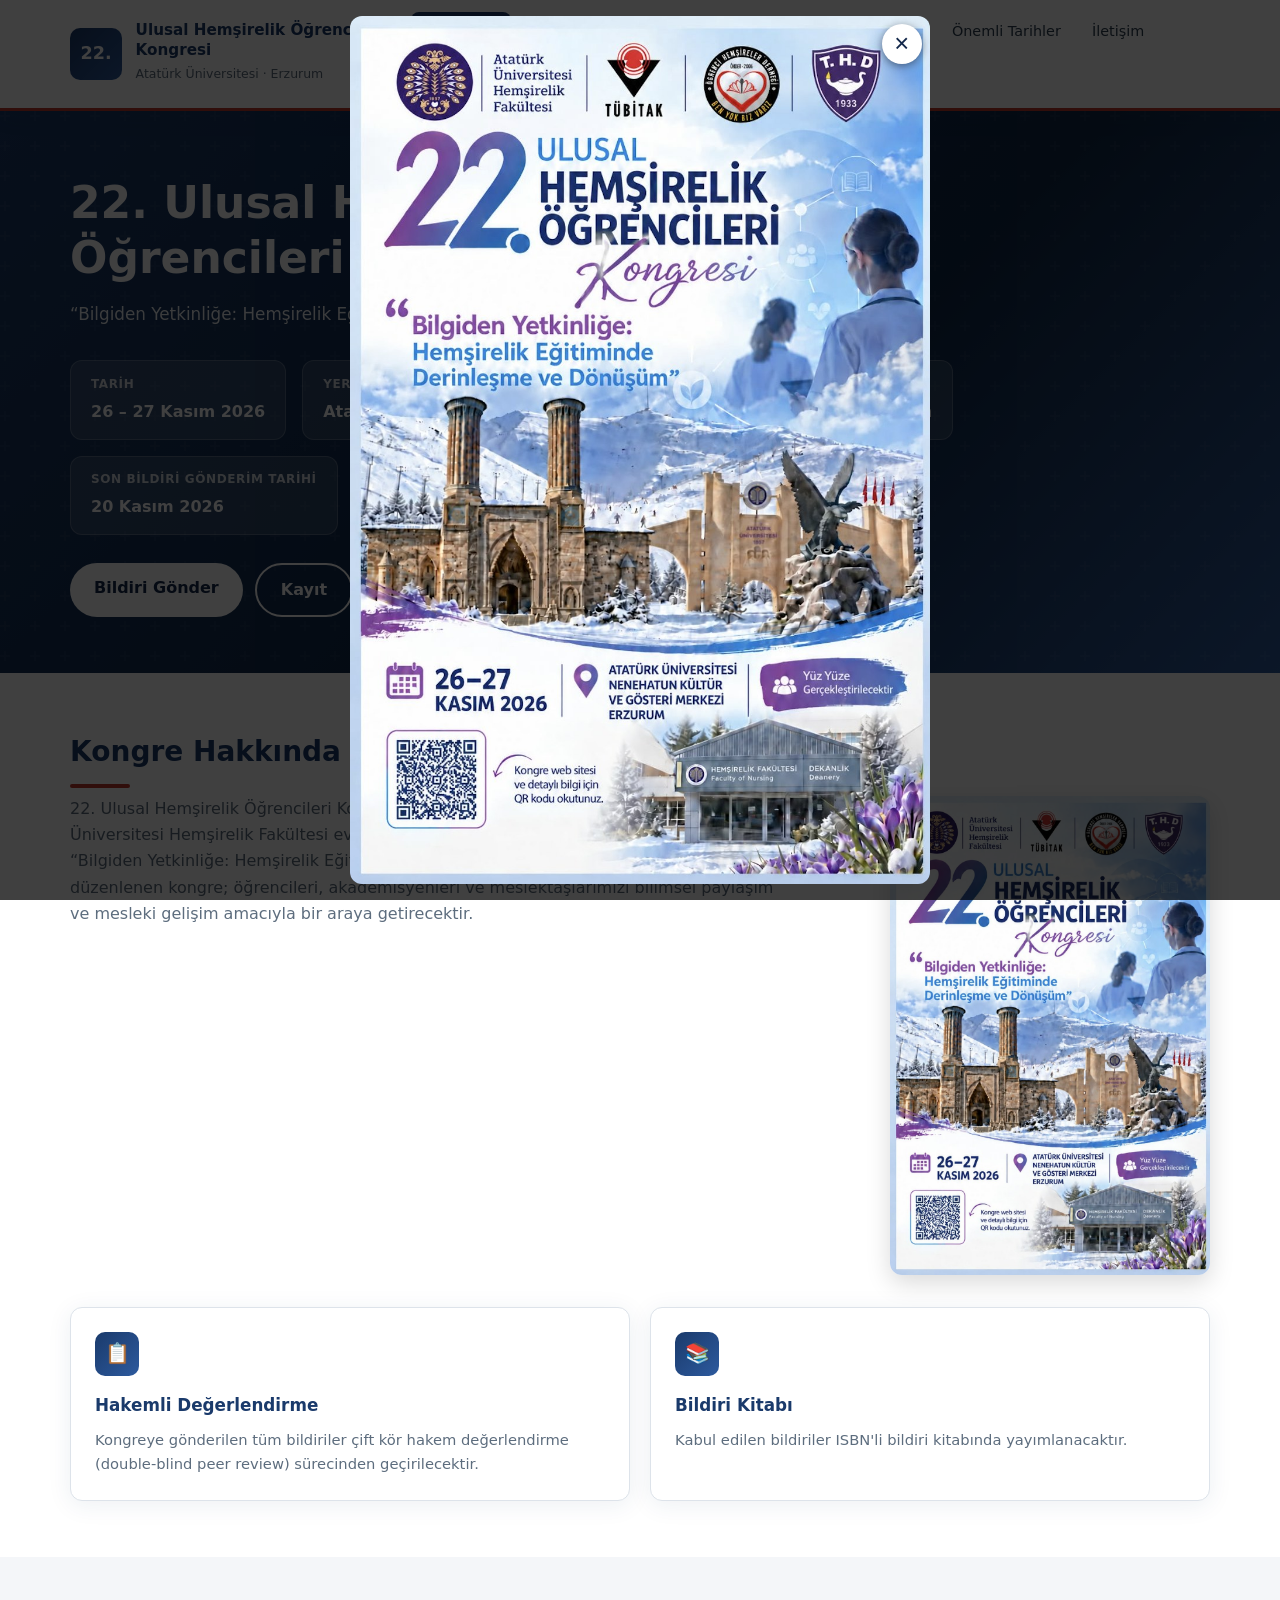
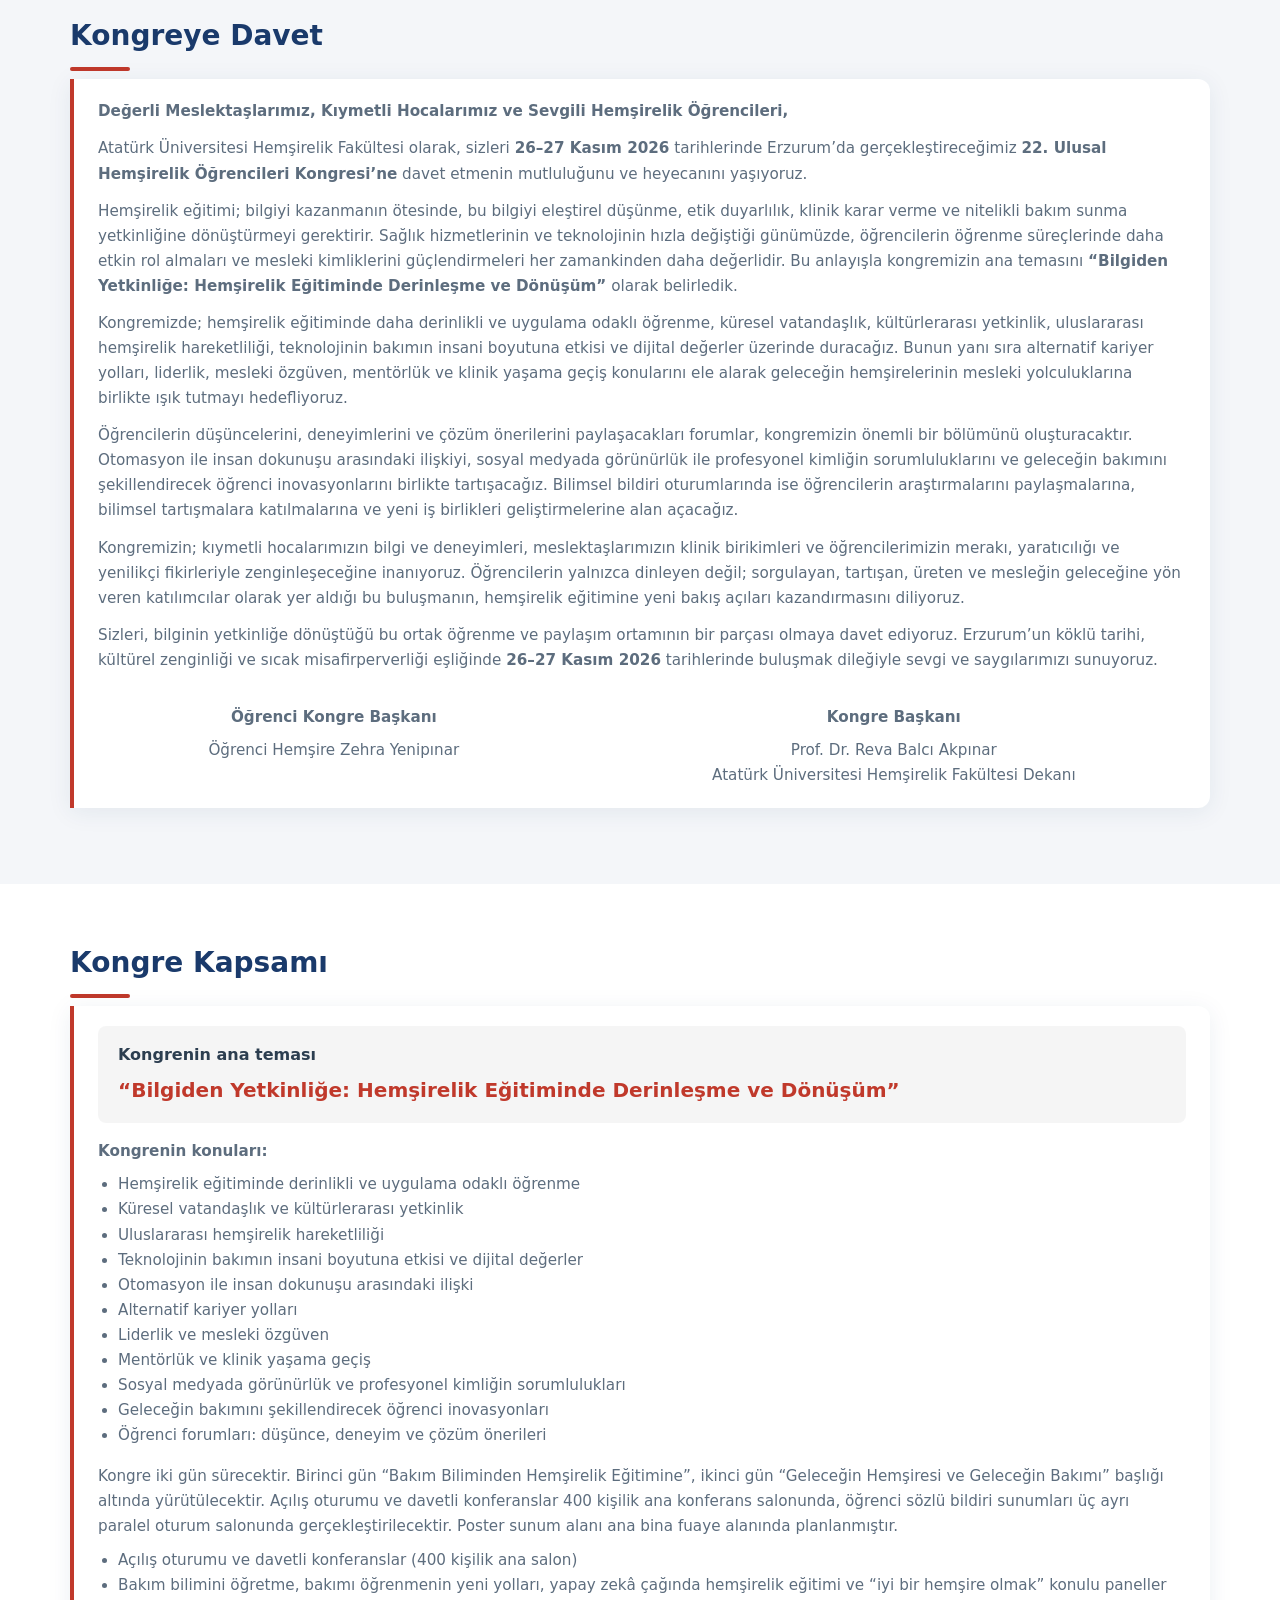
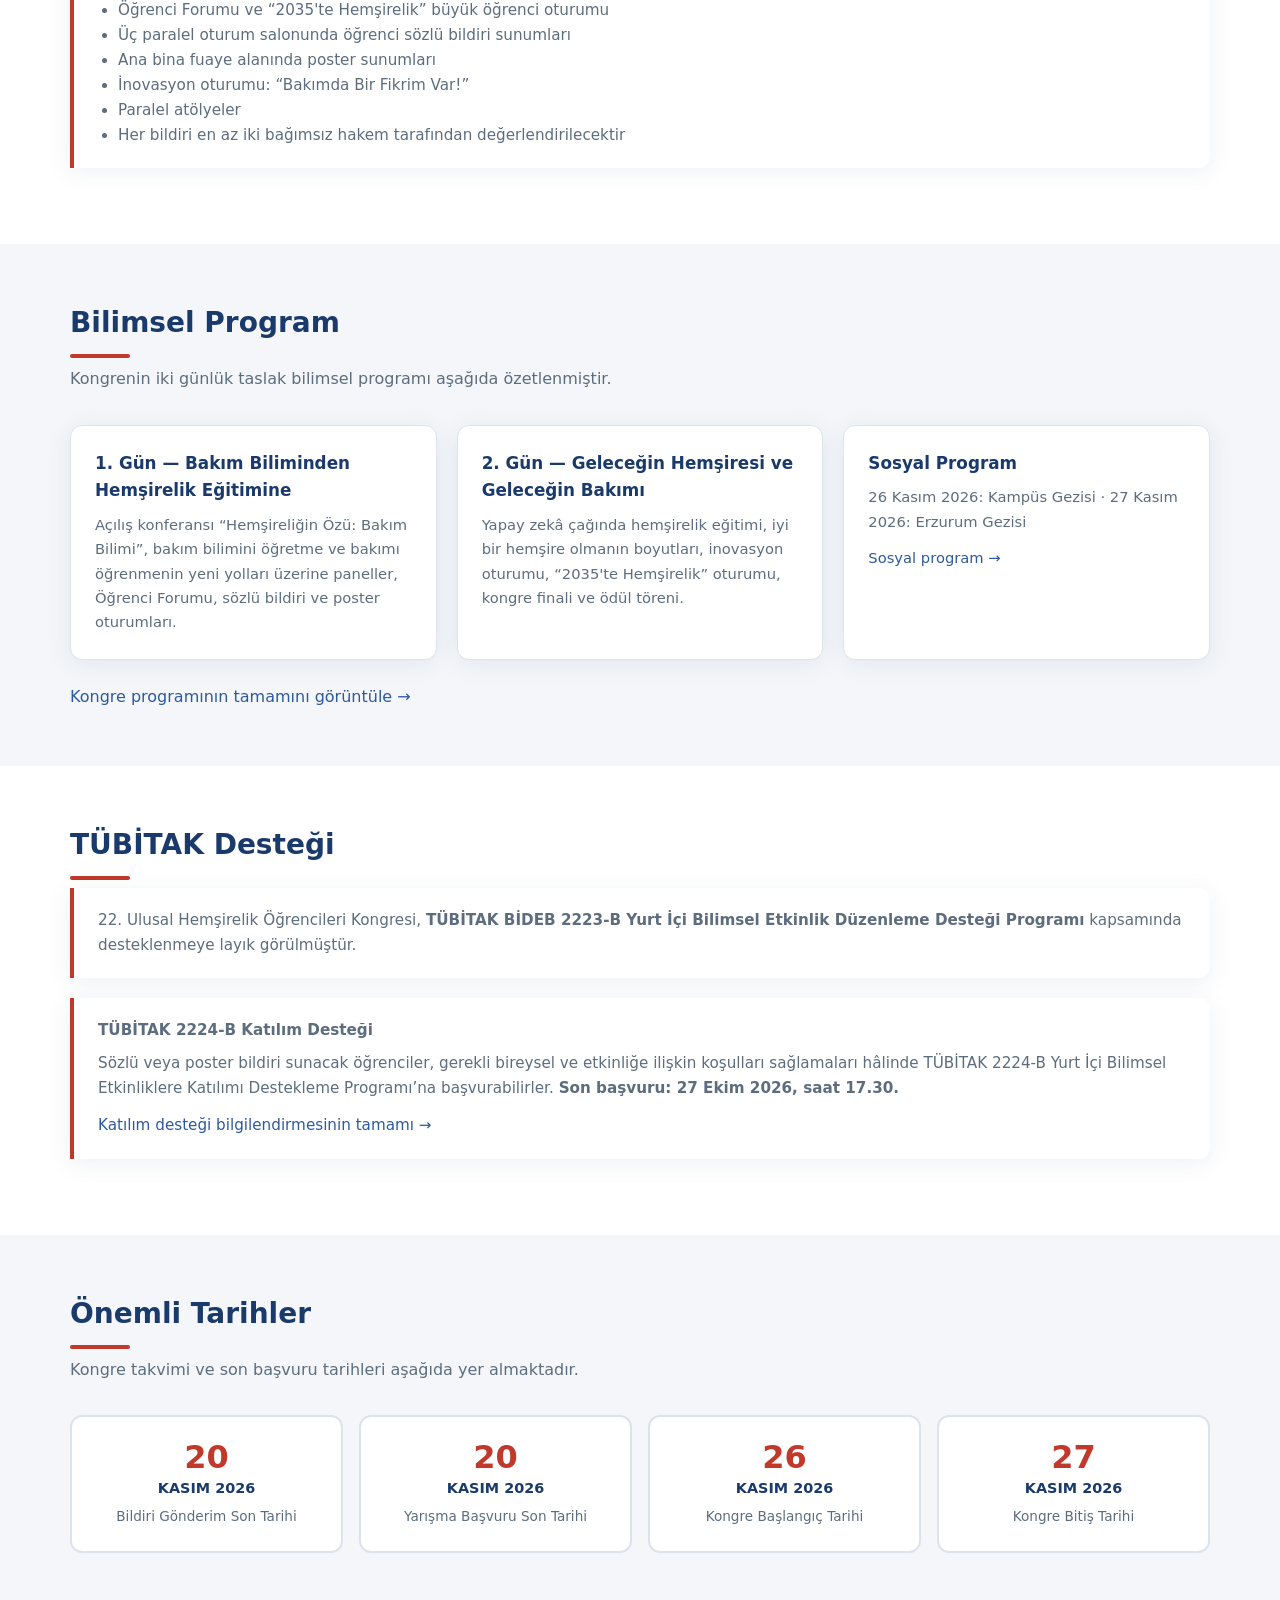
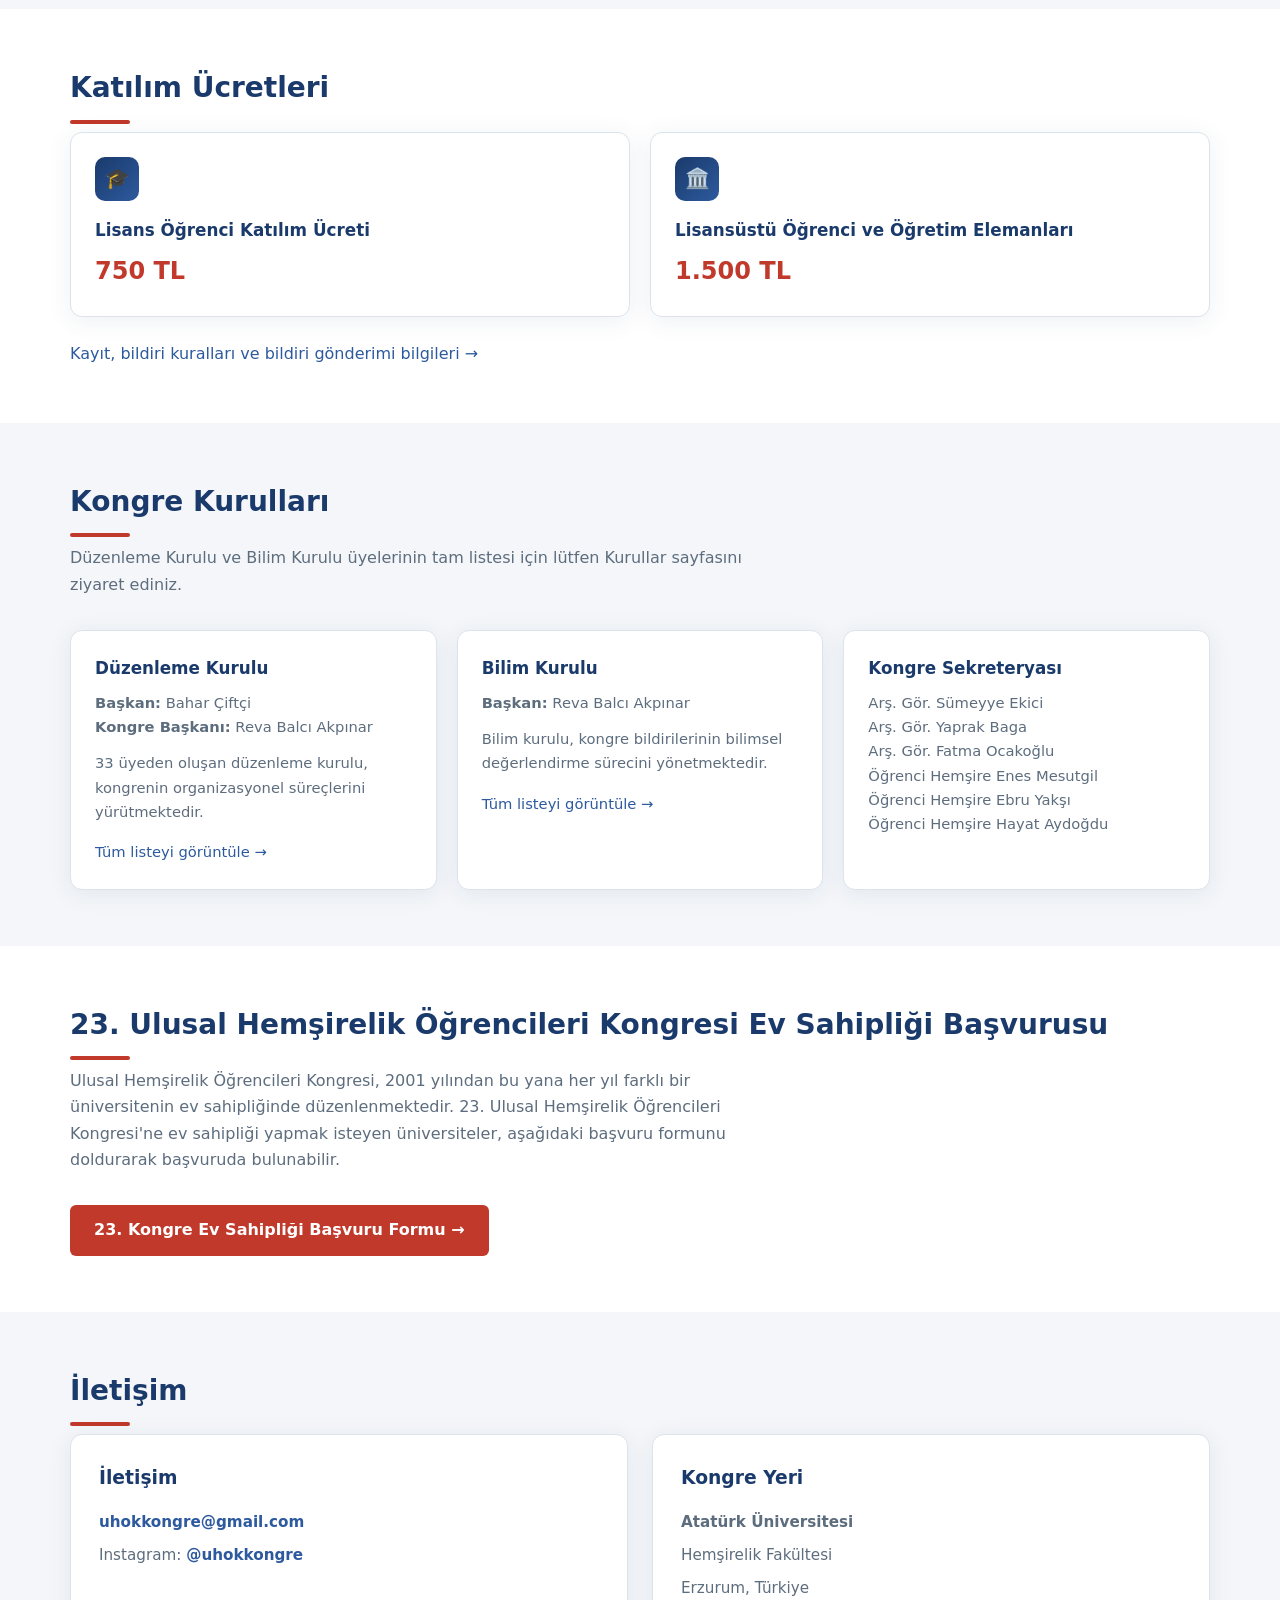
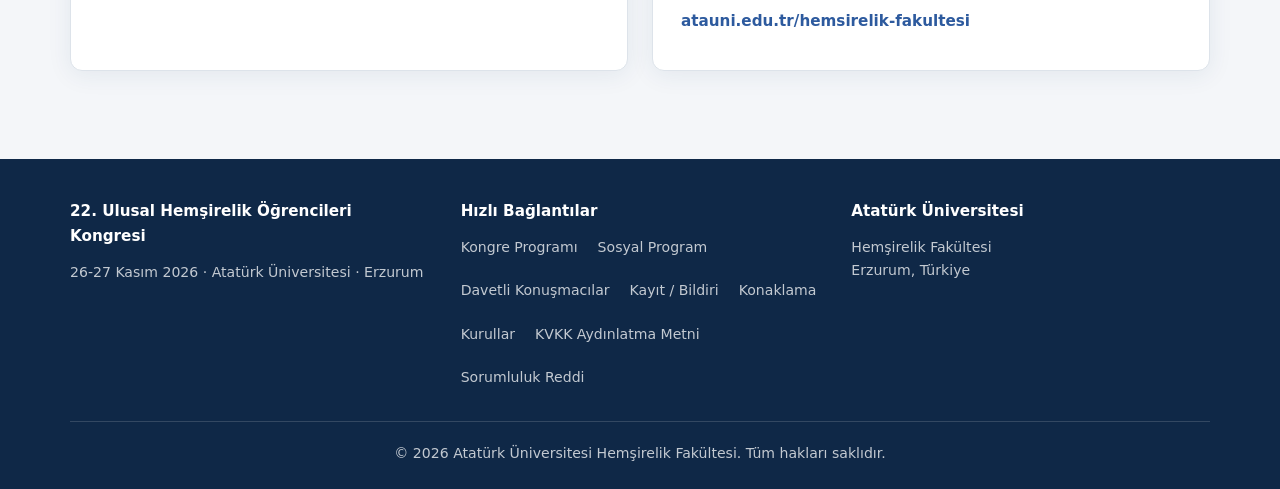
<file: 22-ulusal-ogrenci-hemsireler-kongresi/index.html>
<!DOCTYPE html>
<html lang="tr">
<head>
  <meta charset="UTF-8">
  <meta name="viewport" content="width=device-width, initial-scale=1.0">
  <meta name="description" content="22. Ulusal Hemşirelik Öğrencileri Kongresi — “Bilgiden Yetkinliğe: Hemşirelik Eğitiminde Derinleşme ve Dönüşüm” · 26-27 Kasım 2026, Atatürk Üniversitesi, Erzurum">
  <title>22. Ulusal Hemşirelik Öğrencileri Kongresi</title>
  <link rel="stylesheet" href="css/style.css">
  <style>
    .main-nav li.has-sub { position: relative; }
    .main-nav .submenu { display: none; position: absolute; top: 100%; left: 0; min-width: 260px; margin: 0; padding: 0.5rem 0; list-style: none; background: #fff; border-radius: 12px; box-shadow: 0 8px 24px rgba(0,0,0,0.18); z-index: 100; flex-direction: column; }
    .main-nav li.has-sub:hover > .submenu, .main-nav li.has-sub:focus-within > .submenu { display: flex; }
    .main-nav .submenu li { display: block; border: 0; margin: 0; }
    .main-nav .submenu a { display: block; padding: 0.65rem 1.25rem; color: #555 !important; white-space: normal; }
    .main-nav .submenu a:hover { color: #1f2f5c !important; background: #f3f5f9; }
    @media (max-width: 768px) { .main-nav .submenu { display: flex; position: static; box-shadow: none; background: transparent; padding: 0 0 0 1rem; } .main-nav .submenu a { color: inherit !important; } }
  </style>
</head>
<body>

  <header class="site-header">
    <div class="container header-inner">
      <a href="index.html" class="logo-block">
        <div class="logo-icon">22.</div>
        <div class="logo-text">
          <strong>Ulusal Hemşirelik Öğrencileri Kongresi</strong>
          <span>Atatürk Üniversitesi · Erzurum</span>
        </div>
      </a>
      <button class="menu-toggle" aria-label="Menü">☰</button>
      <nav class="main-nav">
        <ul>
          <li><a href="index.html">Ana Sayfa</a></li>
          <li class="has-sub"><a href="program.html">Program ▾</a>
            <ul class="submenu">
              <li><a href="program.html">Kongre Programı</a></li>
              <li><a href="sosyal-program.html">Sosyal Program</a></li>
              <li><a href="konusmacilar.html">Davetli Konuşmacılar ve Oturum Başkanları</a></li>
            </ul>
          </li>
          <li><a href="kayit-bildiri.html">Kayıt / Bildiri</a></li>
          <li><a href="konaklama.html">Konaklama</a></li>
          <li><a href="kurullar.html">Kurullar</a></li>
          <li><a href="index.html#tarihler">Önemli Tarihler</a></li>
          <li><a href="index.html#iletisim">İletişim</a></li>
          <li><a href="kvkk.html">KVKK</a></li>
          <li><a href="sorumluluk-reddi.html">Sorumluluk Reddi</a></li>
        </ul>
      </nav>
    </div>
  </header>

  <section class="hero">
    <div class="container">
      <h1>22. Ulusal Hemşirelik Öğrencileri Kongresi</h1>
      <p class="hero-sub">
        “Bilgiden Yetkinliğe: Hemşirelik Eğitiminde Derinleşme ve Dönüşüm”
      </p>
      <div class="hero-meta">
        <div class="hero-meta-item">
          <strong>Tarih</strong>
          <span>26 – 27 Kasım 2026</span>
        </div>
        <div class="hero-meta-item">
          <strong>Yer</strong>
          <span>Atatürk Üniversitesi Nenehatun Kültür ve Gösteri Merkezi, Erzurum</span>
        </div>
        <div class="hero-meta-item">
          <strong>Son Bildiri Gönderim Tarihi</strong>
          <span>20 Kasım 2026</span>
        </div>
        <div class="hero-meta-item">
          <strong>Detaylı Bilgi İçin</strong>
          <span><a href="mailto:uhokkongre@gmail.com" style="color: inherit;">uhokkongre@gmail.com</a></span>
        </div>
      </div>
      <div style="display: flex; flex-wrap: wrap; gap: 0.75rem; margin-top: 1.75rem;">
        <a href="kayit-bildiri.html#bildiri-gonderimi" style="display: inline-block; padding: 0.75rem 1.5rem; background: #fff; color: #12274a; border-radius: 999px; text-decoration: none; font-weight: 700;">Bildiri Gönder</a>
        <a href="kayit-bildiri.html#kayit" style="display: inline-block; padding: 0.75rem 1.5rem; border: 2px solid #fff; color: #fff; border-radius: 999px; text-decoration: none; font-weight: 700;">Kayıt</a>
      </div>
    </div>
  </section>

  <section id="hakkinda" class="bg-white">
    <div class="container">
      <h2 class="section-title">Kongre Hakkında</h2>
      <div style="display: flex; flex-wrap: wrap; gap: 2rem; align-items: flex-start;">
        <div style="flex: 1 1 380px; min-width: 0;">
          <p class="section-lead">
            22. Ulusal Hemşirelik Öğrencileri Kongresi, 26–27 Kasım 2026 tarihlerinde Atatürk Üniversitesi Hemşirelik Fakültesi ev sahipliğinde Erzurum’da gerçekleştirilecektir. “Bilgiden Yetkinliğe: Hemşirelik Eğitiminde Derinleşme ve Dönüşüm” temasıyla düzenlenen kongre; öğrencileri, akademisyenleri ve meslektaşlarımızı bilimsel paylaşım ve mesleki gelişim amacıyla bir araya getirecektir.
          </p>
        </div>
        <img src="afis.jpg" alt="22. Ulusal Hemşirelik Öğrencileri Kongresi afişi" style="flex: 0 0 auto; width: 100%; max-width: 320px; margin: 0 auto; border-radius: 12px; box-shadow: 0 8px 24px rgba(0,0,0,0.15);">
      </div>


      <div class="cards-grid" style="margin-top: 2rem;">
        <div class="card">
          <div class="card-icon">📋</div>
          <h3>Hakemli Değerlendirme</h3>
          <p>Kongreye gönderilen tüm bildiriler çift kör hakem değerlendirme (double-blind peer review) sürecinden geçirilecektir.</p>
        </div>
        <div class="card">
          <div class="card-icon">📚</div>
          <h3>Bildiri Kitabı</h3>
          <p>Kabul edilen bildiriler ISBN'li bildiri kitabında yayımlanacaktır.</p>
        </div>
      </div>
    </div>
  </section>

  <section id="davet">
    <div class="container">
      <h2 class="section-title">Kongreye Davet</h2>
      <div class="info-box">
        <p><strong>Değerli Meslektaşlarımız, Kıymetli Hocalarımız ve Sevgili Hemşirelik Öğrencileri,</strong></p>
        <p style="margin-top: 0.75rem;">
          Atatürk Üniversitesi Hemşirelik Fakültesi olarak, sizleri <strong>26–27 Kasım 2026</strong> tarihlerinde Erzurum’da gerçekleştireceğimiz <strong>22. Ulusal Hemşirelik Öğrencileri Kongresi’ne</strong> davet etmenin mutluluğunu ve heyecanını yaşıyoruz.
        </p>
        <p style="margin-top: 0.75rem;">
          Hemşirelik eğitimi; bilgiyi kazanmanın ötesinde, bu bilgiyi eleştirel düşünme, etik duyarlılık, klinik karar verme ve nitelikli bakım sunma yetkinliğine dönüştürmeyi gerektirir. Sağlık hizmetlerinin ve teknolojinin hızla değiştiği günümüzde, öğrencilerin öğrenme süreçlerinde daha etkin rol almaları ve mesleki kimliklerini güçlendirmeleri her zamankinden daha değerlidir. Bu anlayışla kongremizin ana temasını <strong>“Bilgiden Yetkinliğe: Hemşirelik Eğitiminde Derinleşme ve Dönüşüm”</strong> olarak belirledik.
        </p>
        <p style="margin-top: 0.75rem;">
          Kongremizde; hemşirelik eğitiminde daha derinlikli ve uygulama odaklı öğrenme, küresel vatandaşlık, kültürlerarası yetkinlik, uluslararası hemşirelik hareketliliği, teknolojinin bakımın insani boyutuna etkisi ve dijital değerler üzerinde duracağız. Bunun yanı sıra alternatif kariyer yolları, liderlik, mesleki özgüven, mentörlük ve klinik yaşama geçiş konularını ele alarak geleceğin hemşirelerinin mesleki yolculuklarına birlikte ışık tutmayı hedefliyoruz.
        </p>
        <p style="margin-top: 0.75rem;">
          Öğrencilerin düşüncelerini, deneyimlerini ve çözüm önerilerini paylaşacakları forumlar, kongremizin önemli bir bölümünü oluşturacaktır. Otomasyon ile insan dokunuşu arasındaki ilişkiyi, sosyal medyada görünürlük ile profesyonel kimliğin sorumluluklarını ve geleceğin bakımını şekillendirecek öğrenci inovasyonlarını birlikte tartışacağız. Bilimsel bildiri oturumlarında ise öğrencilerin araştırmalarını paylaşmalarına, bilimsel tartışmalara katılmalarına ve yeni iş birlikleri geliştirmelerine alan açacağız.
        </p>
        <p style="margin-top: 0.75rem;">
          Kongremizin; kıymetli hocalarımızın bilgi ve deneyimleri, meslektaşlarımızın klinik birikimleri ve öğrencilerimizin merakı, yaratıcılığı ve yenilikçi fikirleriyle zenginleşeceğine inanıyoruz. Öğrencilerin yalnızca dinleyen değil; sorgulayan, tartışan, üreten ve mesleğin geleceğine yön veren katılımcılar olarak yer aldığı bu buluşmanın, hemşirelik eğitimine yeni bakış açıları kazandırmasını diliyoruz.
        </p>
        <p style="margin-top: 0.75rem;">
          Sizleri, bilginin yetkinliğe dönüştüğü bu ortak öğrenme ve paylaşım ortamının bir parçası olmaya davet ediyoruz. Erzurum’un köklü tarihi, kültürel zenginliği ve sıcak misafirperverliği eşliğinde <strong>26–27 Kasım 2026</strong> tarihlerinde buluşmak dileğiyle sevgi ve saygılarımızı sunuyoruz.
        </p>
        <div style="display: flex; flex-wrap: wrap; gap: 2rem; justify-content: space-around; margin-top: 2rem; text-align: center;">
          <div>
            <p><strong>Öğrenci Kongre Başkanı</strong></p>
            <p style="margin-top: 0.5rem;">Öğrenci Hemşire Zehra Yenipınar</p>
          </div>
          <div>
            <p><strong>Kongre Başkanı</strong></p>
            <p style="margin-top: 0.5rem;">Prof. Dr. Reva Balcı Akpınar</p>
            <p>Atatürk Üniversitesi Hemşirelik Fakültesi Dekanı</p>
          </div>
        </div>
      </div>
    </div>
  </section>

  <section id="kapsam" class="bg-white">
    <div class="container">
      <h2 class="section-title">Kongre Kapsamı</h2>
      <div class="info-box">
        <div style="background: rgba(0,0,0,0.04); border-radius: 8px; padding: 1rem 1.25rem; margin-bottom: 1rem;">
          <strong>Kongrenin ana teması</strong><br>
          <span style="display: inline-block; margin-top: 0.35rem; font-size: 1.25rem; font-weight: 700; color: var(--accent);">“Bilgiden Yetkinliğe: Hemşirelik Eğitiminde Derinleşme ve Dönüşüm”</span>
        </div>
        <p><strong>Kongrenin konuları:</strong></p>
        <ul>
          <li>Hemşirelik eğitiminde derinlikli ve uygulama odaklı öğrenme</li>
          <li>Küresel vatandaşlık ve kültürlerarası yetkinlik</li>
          <li>Uluslararası hemşirelik hareketliliği</li>
          <li>Teknolojinin bakımın insani boyutuna etkisi ve dijital değerler</li>
          <li>Otomasyon ile insan dokunuşu arasındaki ilişki</li>
          <li>Alternatif kariyer yolları</li>
          <li>Liderlik ve mesleki özgüven</li>
          <li>Mentörlük ve klinik yaşama geçiş</li>
          <li>Sosyal medyada görünürlük ve profesyonel kimliğin sorumlulukları</li>
          <li>Geleceğin bakımını şekillendirecek öğrenci inovasyonları</li>
          <li>Öğrenci forumları: düşünce, deneyim ve çözüm önerileri</li>
        </ul>
        <p style="margin-top: 1rem;">
          Kongre iki gün sürecektir. Birinci gün “Bakım Biliminden Hemşirelik Eğitimine”, ikinci gün “Geleceğin Hemşiresi ve Geleceğin Bakımı” başlığı altında yürütülecektir. Açılış oturumu ve davetli konferanslar 400 kişilik ana konferans salonunda, öğrenci sözlü bildiri sunumları üç ayrı paralel oturum salonunda gerçekleştirilecektir. Poster sunum alanı ana bina fuaye alanında planlanmıştır.
        </p>
        <ul>
          <li>Açılış oturumu ve davetli konferanslar (400 kişilik ana salon)</li>
          <li>Bakım bilimini öğretme, bakımı öğrenmenin yeni yolları, yapay zekâ çağında hemşirelik eğitimi ve “iyi bir hemşire olmak” konulu paneller</li>
          <li>Öğrenci Forumu ve “2035'te Hemşirelik” büyük öğrenci oturumu</li>
          <li>Üç paralel oturum salonunda öğrenci sözlü bildiri sunumları</li>
          <li>Ana bina fuaye alanında poster sunumları</li>
          <li>İnovasyon oturumu: “Bakımda Bir Fikrim Var!”</li>
          <li>Paralel atölyeler</li>
          <li>Her bildiri en az iki bağımsız hakem tarafından değerlendirilecektir</li>
        </ul>
      </div>
    </div>
  </section>

  <section id="program-ozet">
    <div class="container">
      <h2 class="section-title">Bilimsel Program</h2>
      <p class="section-lead">Kongrenin iki günlük taslak bilimsel programı aşağıda özetlenmiştir.</p>
      <div class="cards-grid">
        <div class="card">
          <h3>1. Gün — Bakım Biliminden Hemşirelik Eğitimine</h3>
          <p>Açılış konferansı “Hemşireliğin Özü: Bakım Bilimi”, bakım bilimini öğretme ve bakımı öğrenmenin yeni yolları üzerine paneller, Öğrenci Forumu, sözlü bildiri ve poster oturumları.</p>
        </div>
        <div class="card">
          <h3>2. Gün — Geleceğin Hemşiresi ve Geleceğin Bakımı</h3>
          <p>Yapay zekâ çağında hemşirelik eğitimi, iyi bir hemşire olmanın boyutları, inovasyon oturumu, “2035'te Hemşirelik” oturumu, kongre finali ve ödül töreni.</p>
        </div>
        <div class="card">
          <h3>Sosyal Program</h3>
          <p>26 Kasım 2026: Kampüs Gezisi · 27 Kasım 2026: Erzurum Gezisi</p>
          <p style="margin-top: 0.75rem;"><a href="sosyal-program.html">Sosyal program →</a></p>
        </div>
      </div>
      <p style="margin-top: 1.5rem;"><a href="program.html">Kongre programının tamamını görüntüle →</a></p>
    </div>
  </section>

  <section id="tubitak" class="bg-white">
    <div class="container">
      <h2 class="section-title">TÜBİTAK Desteği</h2>
      <div class="info-box">
        <p>
          22. Ulusal Hemşirelik Öğrencileri Kongresi, <strong>TÜBİTAK BİDEB 2223-B Yurt İçi Bilimsel Etkinlik Düzenleme Desteği Programı</strong> kapsamında desteklenmeye layık görülmüştür.
        </p>
      </div>
      <div class="info-box" style="margin-top: 1rem;">
        <p><strong>TÜBİTAK 2224-B Katılım Desteği</strong></p>
        <p style="margin-top: 0.5rem;">
          Sözlü veya poster bildiri sunacak öğrenciler, gerekli bireysel ve etkinliğe ilişkin koşulları sağlamaları hâlinde TÜBİTAK 2224-B Yurt İçi Bilimsel Etkinliklere Katılımı Destekleme Programı’na başvurabilirler. <strong>Son başvuru: 27 Ekim 2026, saat 17.30.</strong>
        </p>
        <p style="margin-top: 0.75rem;"><a href="kayit-bildiri.html#tubitak-2224b">Katılım desteği bilgilendirmesinin tamamı →</a></p>
      </div>
    </div>
  </section>

  <section id="tarihler">
    <div class="container">
      <h2 class="section-title">Önemli Tarihler</h2>
      <p class="section-lead">Kongre takvimi ve son başvuru tarihleri aşağıda yer almaktadır.</p>
      <div class="dates-grid">
        <div class="date-card">
          <div class="day">20</div>
          <div class="month">Kasım 2026</div>
          <div class="label">Bildiri Gönderim Son Tarihi</div>
        </div>
        <div class="date-card">
          <div class="day">20</div>
          <div class="month">Kasım 2026</div>
          <div class="label">Yarışma Başvuru Son Tarihi</div>
        </div>
        <div class="date-card">
          <div class="day">26</div>
          <div class="month">Kasım 2026</div>
          <div class="label">Kongre Başlangıç Tarihi</div>
        </div>
        <div class="date-card">
          <div class="day">27</div>
          <div class="month">Kasım 2026</div>
          <div class="label">Kongre Bitiş Tarihi</div>
        </div>
      </div>
    </div>
  </section>

  <section id="kayit" class="bg-white">
    <div class="container">
      <h2 class="section-title">Katılım Ücretleri</h2>
      <div class="cards-grid">
        <div class="card">
          <div class="card-icon">🎓</div>
          <h3>Lisans Öğrenci Katılım Ücreti</h3>
          <p><strong style="color: var(--accent); font-size: 1.5rem;">750 TL</strong></p>
        </div>
        <div class="card">
          <div class="card-icon">🏛️</div>
          <h3>Lisansüstü Öğrenci ve Öğretim Elemanları</h3>
          <p><strong style="color: var(--accent); font-size: 1.5rem;">1.500 TL</strong></p>
        </div>
      </div>
      <p style="margin-top: 1.5rem;"><a href="kayit-bildiri.html">Kayıt, bildiri kuralları ve bildiri gönderimi bilgileri →</a></p>
    </div>
  </section>

  <section id="kurullar-preview">
    <div class="container">
      <h2 class="section-title">Kongre Kurulları</h2>
      <p class="section-lead">
        Düzenleme Kurulu ve Bilim Kurulu üyelerinin tam listesi için lütfen Kurullar sayfasını ziyaret ediniz.
      </p>
      <div class="cards-grid">
        <div class="card">
          <h3>Düzenleme Kurulu</h3>
          <p><strong>Başkan:</strong> Bahar Çiftçi</p>
          <p><strong>Kongre Başkanı:</strong> Reva Balcı Akpınar</p>
          <p style="margin-top: 0.75rem;">33 üyeden oluşan düzenleme kurulu, kongrenin organizasyonel süreçlerini yürütmektedir.</p>
          <p style="margin-top: 1rem;"><a href="kurullar.html">Tüm listeyi görüntüle →</a></p>
        </div>
        <div class="card">
          <h3>Bilim Kurulu</h3>
          <p><strong>Başkan:</strong> Reva Balcı Akpınar</p>
          <p style="margin-top: 0.75rem;">Bilim kurulu, kongre bildirilerinin bilimsel değerlendirme sürecini yönetmektedir.</p>
          <p style="margin-top: 1rem;"><a href="kurullar.html#bilim-kurulu">Tüm listeyi görüntüle →</a></p>
        </div>
        <div class="card">
          <h3>Kongre Sekreteryası</h3>
          <p>Arş. Gör. Sümeyye Ekici</p>
          <p>Arş. Gör. Yaprak Baga</p>
          <p>Arş. Gör. Fatma Ocakoğlu</p>
          <p>Öğrenci Hemşire Enes Mesutgil</p>
          <p>Öğrenci Hemşire Ebru Yakşı</p>
          <p>Öğrenci Hemşire Hayat Aydoğdu</p>
        </div>
      </div>
    </div>
  </section>

  <section id="ev-sahipligi" class="bg-white">
    <div class="container">
      <h2 class="section-title">23. Ulusal Hemşirelik Öğrencileri Kongresi Ev Sahipliği Başvurusu</h2>
      <p class="section-lead">
        Ulusal Hemşirelik Öğrencileri Kongresi, 2001 yılından bu yana her yıl farklı bir üniversitenin ev sahipliğinde düzenlenmektedir. 23. Ulusal Hemşirelik Öğrencileri Kongresi'ne ev sahipliği yapmak isteyen üniversiteler, aşağıdaki başvuru formunu doldurarak başvuruda bulunabilir.
      </p>
      <p>
        <a href="https://docs.google.com/forms/d/e/1FAIpQLSc6E20z9NytxzFAMmt4aZ7PiHyw7uRvbE879nSxWnuPoL45ag/viewform?usp=header" target="_blank" rel="noopener" style="display: inline-block; padding: 0.75rem 1.5rem; background: var(--accent); color: #fff; border-radius: 6px; text-decoration: none; font-weight: 600;">23. Kongre Ev Sahipliği Başvuru Formu →</a>
      </p>
    </div>
  </section>

  <section id="iletisim">
    <div class="container">
      <h2 class="section-title">İletişim</h2>
      <div class="contact-grid">
        <div class="contact-card">
          <h3>İletişim</h3>
          <p><a href="mailto:uhokkongre@gmail.com">uhokkongre@gmail.com</a></p>
          <p>Instagram: <a href="https://www.instagram.com/uhokkongre/" target="_blank" rel="noopener">@uhokkongre</a></p>
        </div>
        <div class="contact-card">
          <h3>Kongre Yeri</h3>
          <p><strong>Atatürk Üniversitesi</strong></p>
          <p>Hemşirelik Fakültesi</p>
          <p>Erzurum, Türkiye</p>
          <p><a href="https://www.atauni.edu.tr/hemsirelik-fakultesi" target="_blank" rel="noopener">atauni.edu.tr/hemsirelik-fakultesi</a></p>
        </div>
      </div>
    </div>
  </section>

  <footer class="site-footer">
    <div class="container">
      <div class="footer-grid">
        <div>
          <h4>22. Ulusal Hemşirelik Öğrencileri Kongresi</h4>
          <p>26-27 Kasım 2026 · Atatürk Üniversitesi · Erzurum</p>
        </div>
        <div>
          <h4>Hızlı Bağlantılar</h4>
          <div class="footer-links">
            <a href="program.html">Kongre Programı</a>
            <a href="sosyal-program.html">Sosyal Program</a>
            <a href="konusmacilar.html">Davetli Konuşmacılar</a>
            <a href="kayit-bildiri.html">Kayıt / Bildiri</a>
            <a href="konaklama.html">Konaklama</a>
            <a href="kurullar.html">Kurullar</a>
            <a href="kvkk.html">KVKK Aydınlatma Metni</a>
            <a href="sorumluluk-reddi.html">Sorumluluk Reddi</a>
          </div>
        </div>
        <div>
          <h4>Atatürk Üniversitesi</h4>
          <p>Hemşirelik Fakültesi</p>
          <p>Erzurum, Türkiye</p>
        </div>
      </div>
      <div class="footer-bottom">
        <p>&copy; 2026 Atatürk Üniversitesi Hemşirelik Fakültesi. Tüm hakları saklıdır.</p>
      </div>
    </div>
  </footer>

  <div id="afis-popup" role="dialog" aria-modal="true" aria-label="Kongre afişi" style="position: fixed; top: 0; right: 0; bottom: 0; left: 0; z-index: 9999; display: none; align-items: center; justify-content: center; background: rgba(0, 0, 0, 0.75); padding: 1rem;">
    <div style="position: relative; display: inline-block; max-width: 100%;">
      <button id="afis-kapat" type="button" aria-label="Kapat" style="position: absolute; top: 8px; right: 8px; width: 40px; height: 40px; border: none; border-radius: 50%; background: #fff; color: #12274a; font-size: 1.6rem; line-height: 1; cursor: pointer; box-shadow: 0 2px 8px rgba(0, 0, 0, 0.45);">&times;</button>
      <img src="afis.jpg" alt="22. Ulusal Hemşirelik Öğrencileri Kongresi afişi" style="display: block; width: auto; height: auto; max-width: 100%; max-height: calc(100vh - 2rem); border-radius: 12px;">
    </div>
  </div>

  <script>
    (function () {
      var popup = document.getElementById("afis-popup");
      var kapat = document.getElementById("afis-kapat");
      if (!popup || !kapat) return;
      function ac() { popup.style.display = "flex"; document.body.style.overflow = "hidden"; }
      function kapa() { popup.style.display = "none"; document.body.style.overflow = ""; }
      kapat.addEventListener("click", kapa);
      popup.addEventListener("click", function (e) { if (e.target === popup) kapa(); });
      document.addEventListener("keydown", function (e) { if (e.key === "Escape") kapa(); });
      ac();
    })();
  </script>

  <script src="js/main.js"></script>
</body>
</html>
</file>
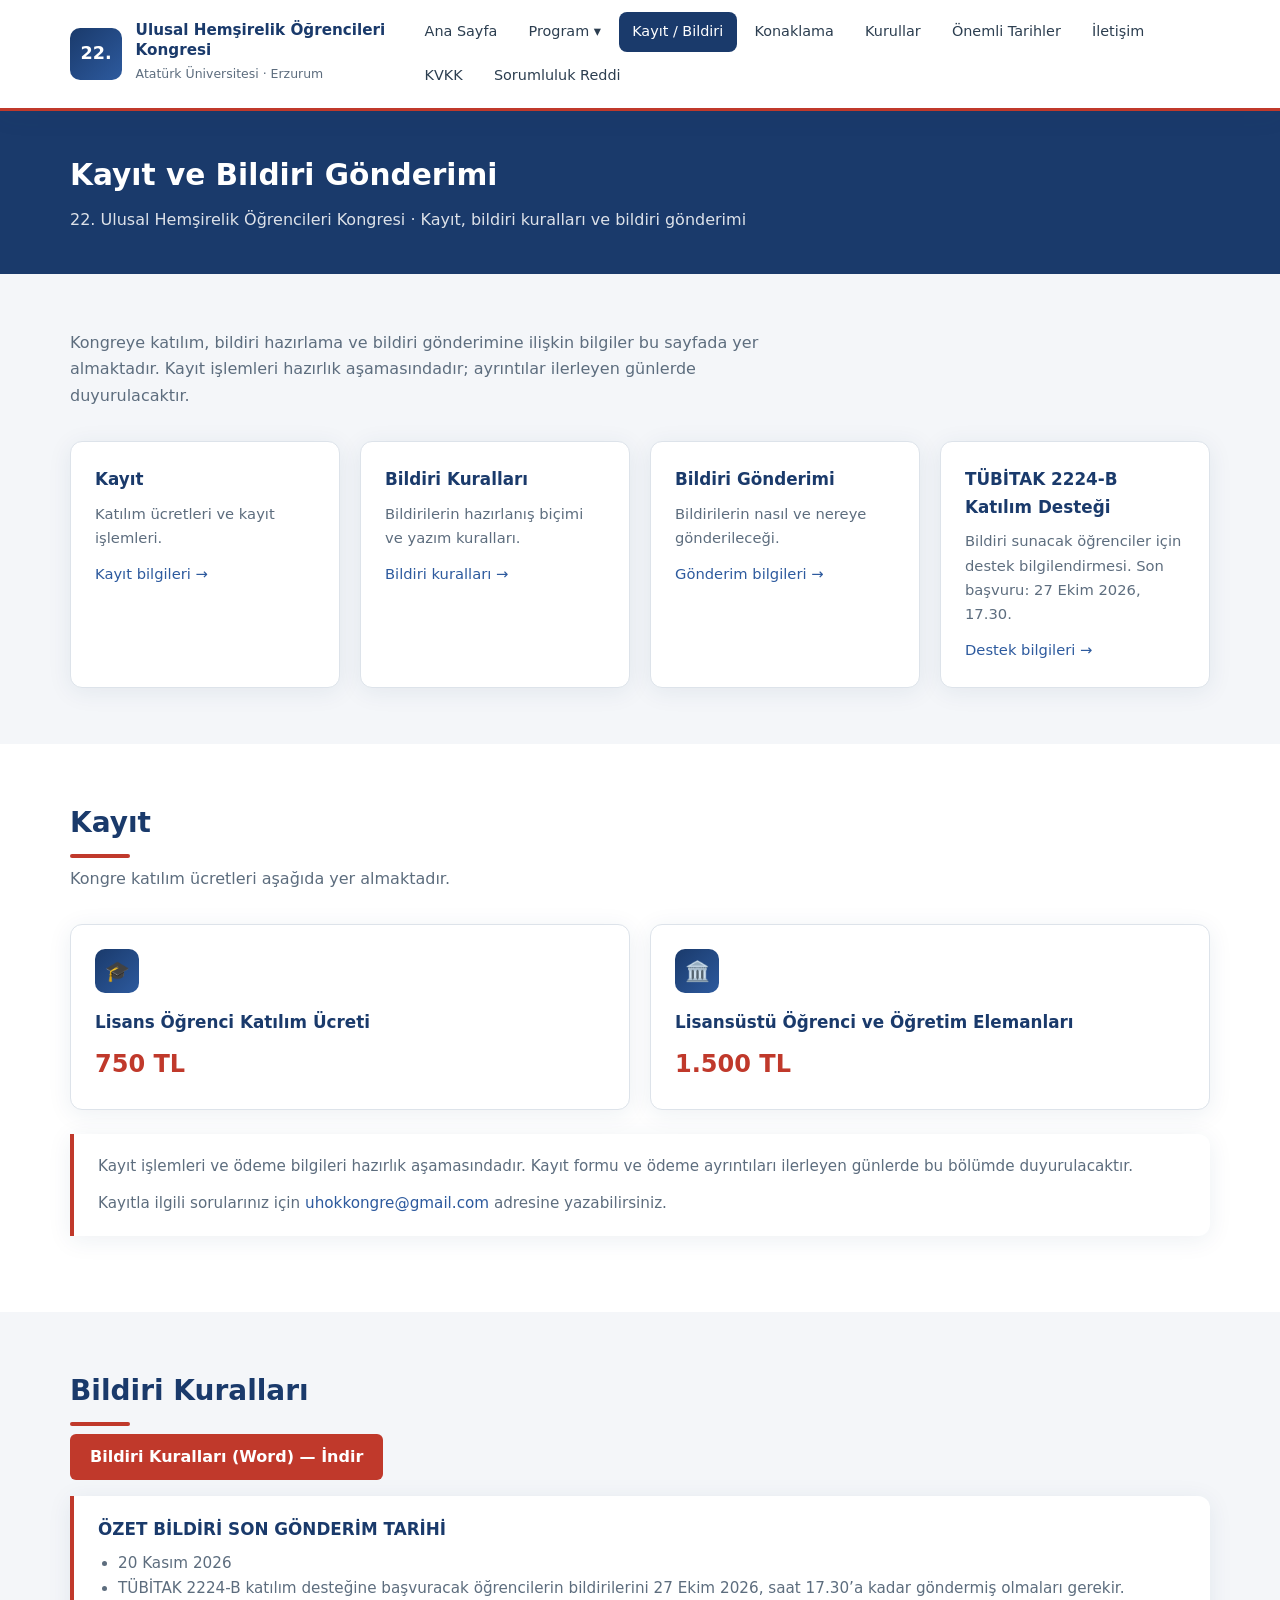
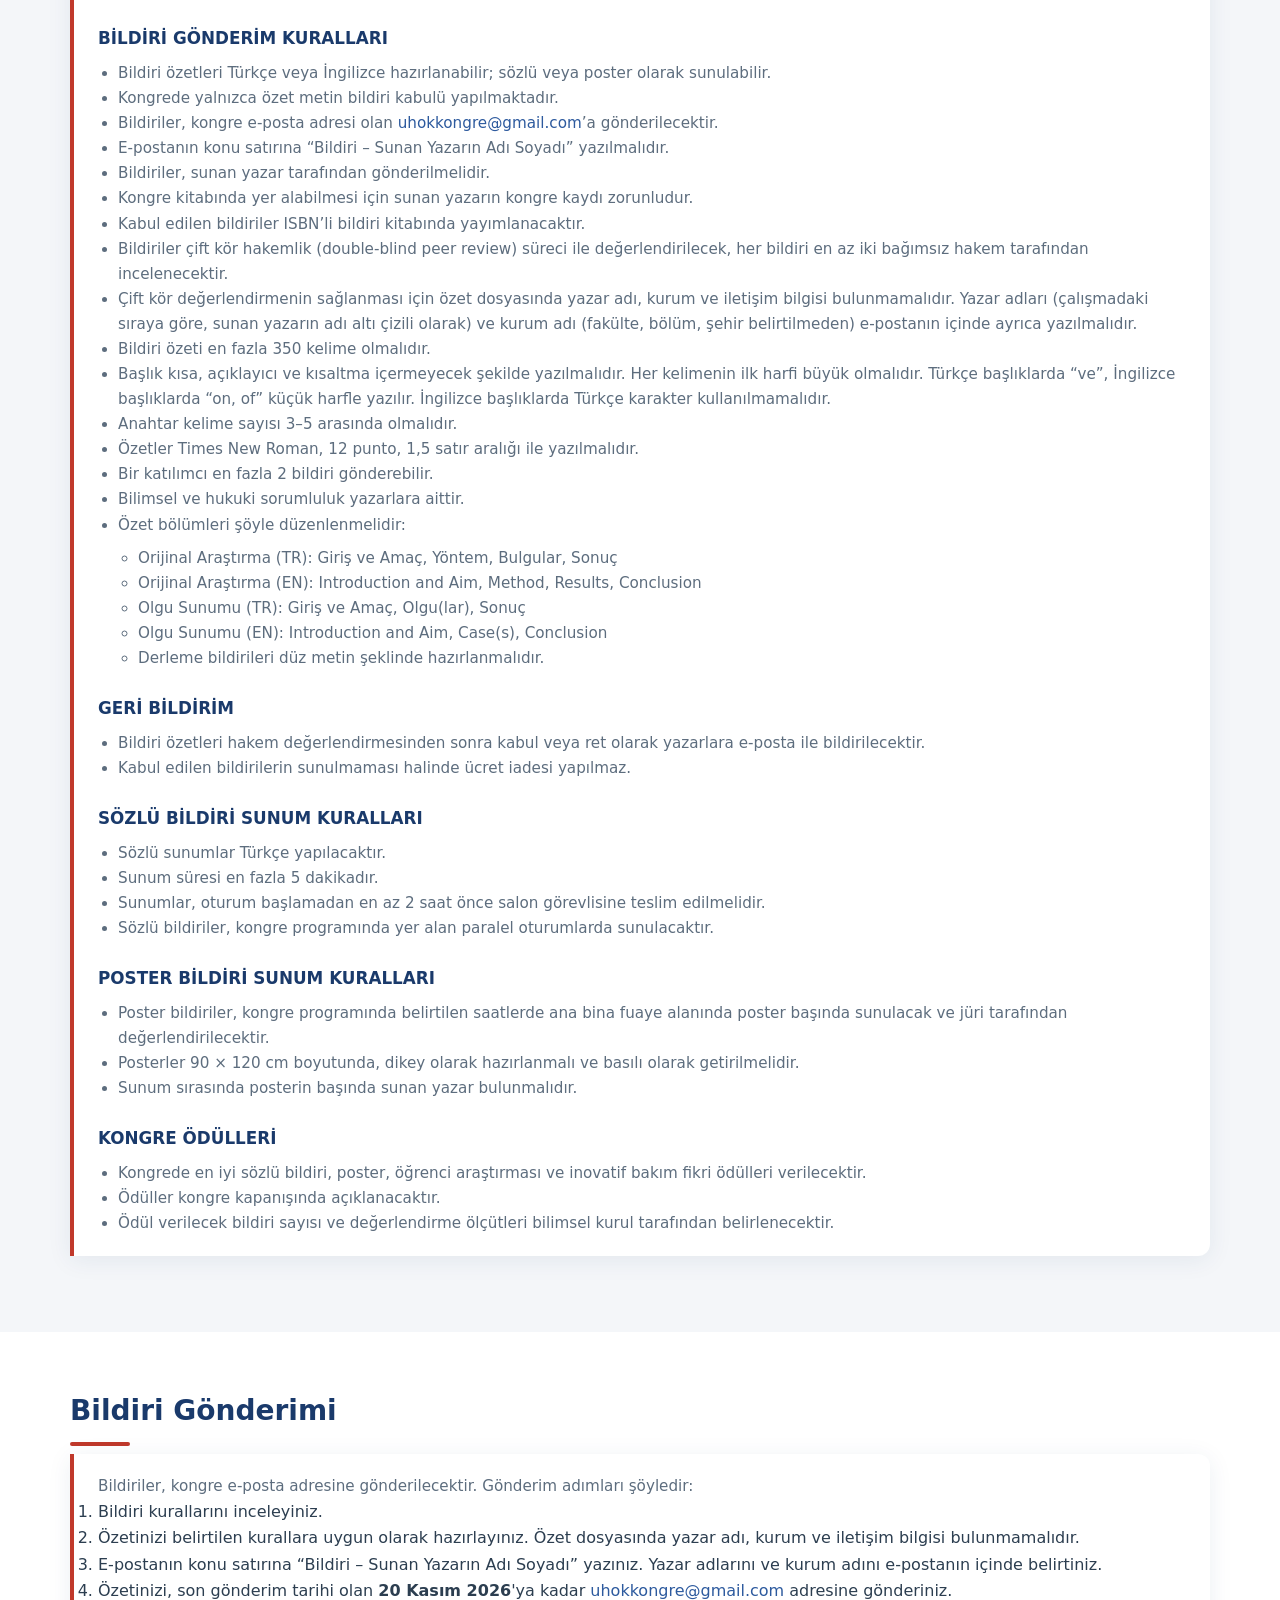
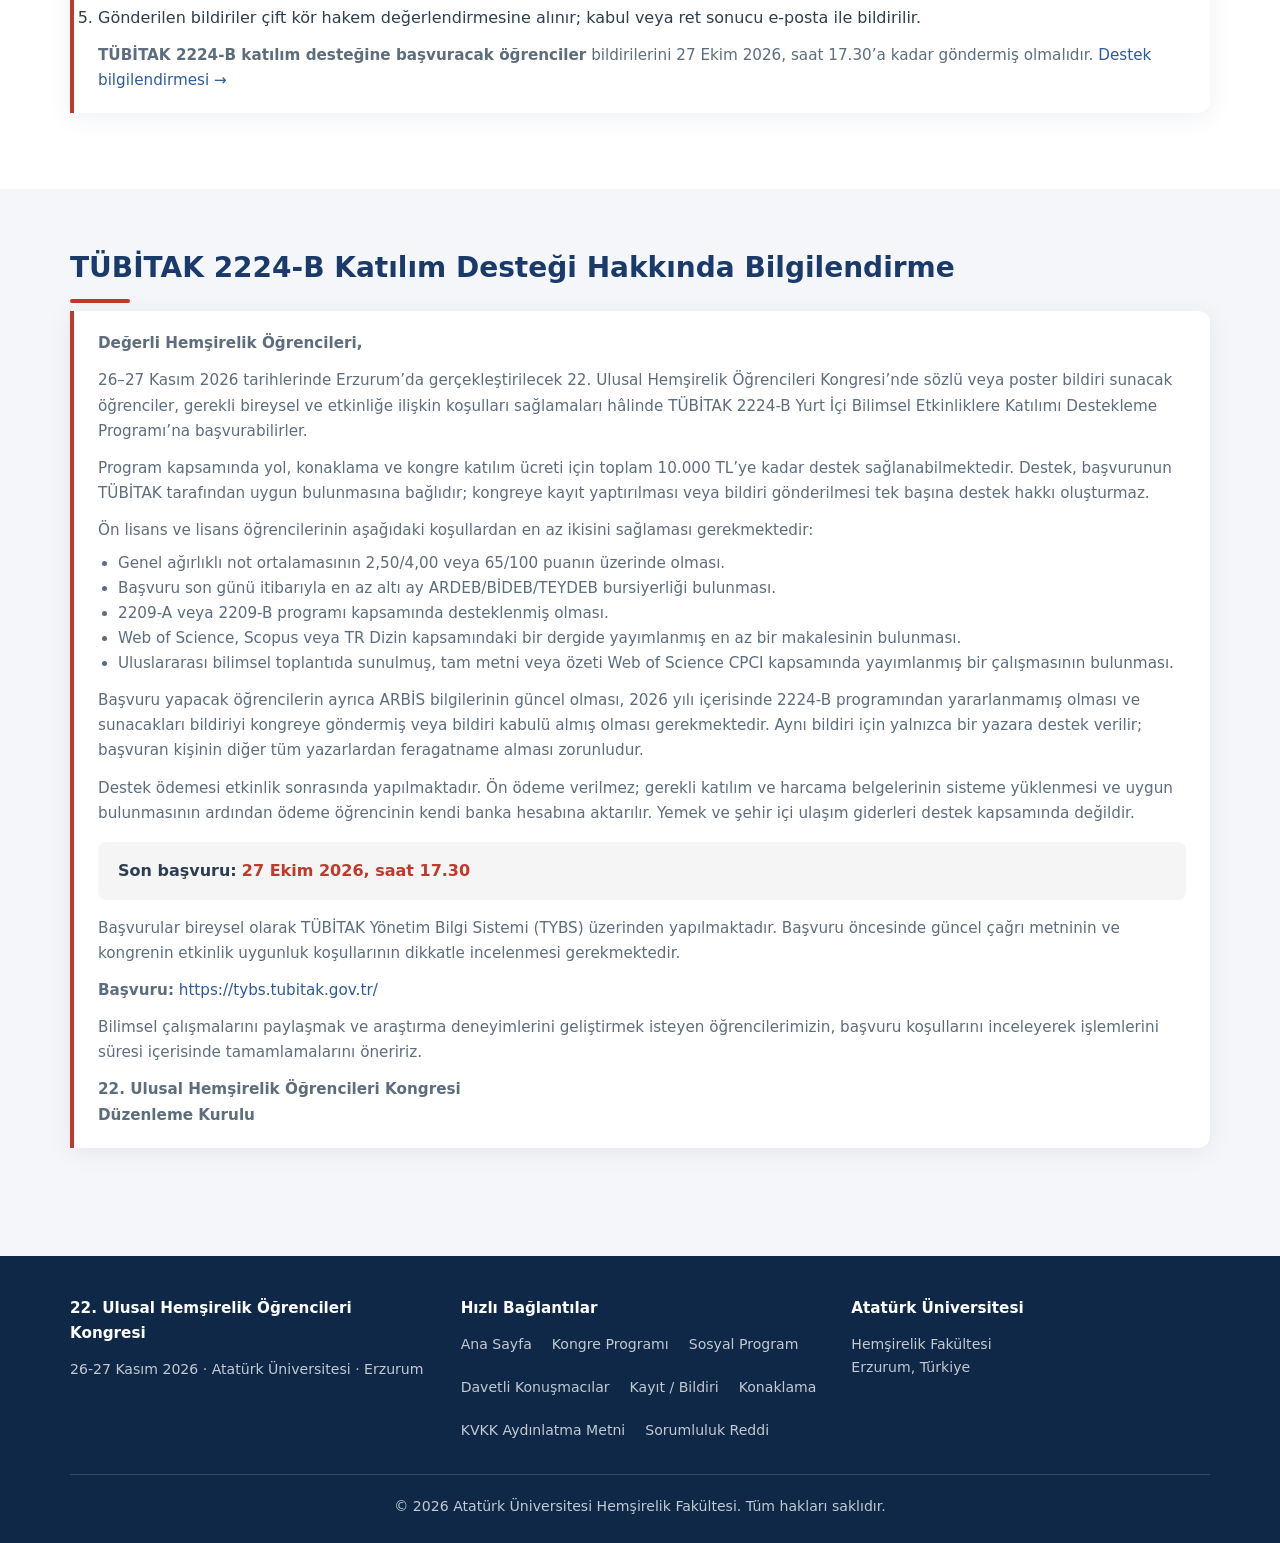
<file: 22-ulusal-ogrenci-hemsireler-kongresi/kayit-bildiri.html>
<!DOCTYPE html>
<html lang="tr">
<head>
  <meta charset="UTF-8">
  <meta name="viewport" content="width=device-width, initial-scale=1.0">
  <meta name="description" content="22. Ulusal Hemşirelik Öğrencileri Kongresi kayıt, bildiri kuralları ve bildiri gönderimi bilgileri">
  <title>Kayıt ve Bildiri Gönderimi — 22. Ulusal Hemşirelik Öğrencileri Kongresi</title>
  <link rel="stylesheet" href="css/style.css">
  <style>
    .main-nav li.has-sub { position: relative; }
    .main-nav .submenu { display: none; position: absolute; top: 100%; left: 0; min-width: 260px; margin: 0; padding: 0.5rem 0; list-style: none; background: #fff; border-radius: 12px; box-shadow: 0 8px 24px rgba(0,0,0,0.18); z-index: 100; flex-direction: column; }
    .main-nav li.has-sub:hover > .submenu, .main-nav li.has-sub:focus-within > .submenu { display: flex; }
    .main-nav .submenu li { display: block; border: 0; margin: 0; }
    .main-nav .submenu a { display: block; padding: 0.65rem 1.25rem; color: #555 !important; white-space: normal; }
    .main-nav .submenu a:hover { color: #1f2f5c !important; background: #f3f5f9; }
    @media (max-width: 768px) { .main-nav .submenu { display: flex; position: static; box-shadow: none; background: transparent; padding: 0 0 0 1rem; } .main-nav .submenu a { color: inherit !important; } }
  </style>
</head>
<body>

  <header class="site-header">
    <div class="container header-inner">
      <a href="index.html" class="logo-block">
        <div class="logo-icon">22.</div>
        <div class="logo-text">
          <strong>Ulusal Hemşirelik Öğrencileri Kongresi</strong>
          <span>Atatürk Üniversitesi · Erzurum</span>
        </div>
      </a>
      <button class="menu-toggle" aria-label="Menü">☰</button>
      <nav class="main-nav">
        <ul>
          <li><a href="index.html">Ana Sayfa</a></li>
          <li class="has-sub"><a href="program.html">Program ▾</a>
            <ul class="submenu">
              <li><a href="program.html">Kongre Programı</a></li>
              <li><a href="sosyal-program.html">Sosyal Program</a></li>
              <li><a href="konusmacilar.html">Davetli Konuşmacılar ve Oturum Başkanları</a></li>
            </ul>
          </li>
          <li><a href="kayit-bildiri.html">Kayıt / Bildiri</a></li>
          <li><a href="konaklama.html">Konaklama</a></li>
          <li><a href="kurullar.html">Kurullar</a></li>
          <li><a href="index.html#tarihler">Önemli Tarihler</a></li>
          <li><a href="index.html#iletisim">İletişim</a></li>
          <li><a href="kvkk.html">KVKK</a></li>
          <li><a href="sorumluluk-reddi.html">Sorumluluk Reddi</a></li>
        </ul>
      </nav>
    </div>
  </header>

  <div class="page-header">
    <div class="container">
      <h1>Kayıt ve Bildiri Gönderimi</h1>
      <p>22. Ulusal Hemşirelik Öğrencileri Kongresi · Kayıt, bildiri kuralları ve bildiri gönderimi</p>
    </div>
  </div>

  <section>
    <div class="container">
      <p class="section-lead">
        Kongreye katılım, bildiri hazırlama ve bildiri gönderimine ilişkin bilgiler bu sayfada yer almaktadır. Kayıt işlemleri hazırlık aşamasındadır; ayrıntılar ilerleyen günlerde duyurulacaktır.
      </p>
      <div class="cards-grid">
        <div class="card">
          <h3>Kayıt</h3>
          <p>Katılım ücretleri ve kayıt işlemleri.</p>
          <p style="margin-top: 0.75rem;"><a href="#kayit">Kayıt bilgileri →</a></p>
        </div>
        <div class="card">
          <h3>Bildiri Kuralları</h3>
          <p>Bildirilerin hazırlanış biçimi ve yazım kuralları.</p>
          <p style="margin-top: 0.75rem;"><a href="#bildiri-kurallari">Bildiri kuralları →</a></p>
        </div>
        <div class="card">
          <h3>Bildiri Gönderimi</h3>
          <p>Bildirilerin nasıl ve nereye gönderileceği.</p>
          <p style="margin-top: 0.75rem;"><a href="#bildiri-gonderimi">Gönderim bilgileri →</a></p>
        </div>
        <div class="card">
          <h3>TÜBİTAK 2224-B Katılım Desteği</h3>
          <p>Bildiri sunacak öğrenciler için destek bilgilendirmesi. Son başvuru: 27 Ekim 2026, 17.30.</p>
          <p style="margin-top: 0.75rem;"><a href="#tubitak-2224b">Destek bilgileri →</a></p>
        </div>
      </div>
    </div>
  </section>

  <section id="kayit" class="bg-white">
    <div class="container">
      <h2 class="section-title">Kayıt</h2>
      <p class="section-lead">Kongre katılım ücretleri aşağıda yer almaktadır.</p>
      <div class="cards-grid">
        <div class="card">
          <div class="card-icon">🎓</div>
          <h3>Lisans Öğrenci Katılım Ücreti</h3>
          <p><strong style="color: var(--accent); font-size: 1.5rem;">750 TL</strong></p>
        </div>
        <div class="card">
          <div class="card-icon">🏛️</div>
          <h3>Lisansüstü Öğrenci ve Öğretim Elemanları</h3>
          <p><strong style="color: var(--accent); font-size: 1.5rem;">1.500 TL</strong></p>
        </div>
      </div>
      <div class="info-box" style="margin-top: 1.5rem;">
        <p>
          Kayıt işlemleri ve ödeme bilgileri hazırlık aşamasındadır. Kayıt formu ve ödeme ayrıntıları ilerleyen günlerde bu bölümde duyurulacaktır.
        </p>
        <p style="margin-top: 0.75rem;">
          Kayıtla ilgili sorularınız için <a href="mailto:uhokkongre@gmail.com">uhokkongre@gmail.com</a> adresine yazabilirsiniz.
        </p>
      </div>
    </div>
  </section>

  <section id="bildiri-kurallari">
    <div class="container">
      <h2 class="section-title">Bildiri Kuralları</h2>
      <p style="margin-bottom: 1rem;">
        <a href="Bildiri_Kurallari.docx" download style="display: inline-block; padding: 0.6rem 1.25rem; background: var(--accent); color: #fff; border-radius: 6px; text-decoration: none; font-weight: 600;">Bildiri Kuralları (Word) — İndir</a>
      </p>
      <div class="info-box">
        <h3>ÖZET BİLDİRİ SON GÖNDERİM TARİHİ</h3>
          <ul>
            <li>20 Kasım 2026</li>
            <li>TÜBİTAK 2224-B katılım desteğine başvuracak öğrencilerin bildirilerini 27 Ekim 2026, saat 17.30’a kadar göndermiş olmaları gerekir.</li>
          </ul>
        <h3 style="margin-top: 1.5rem;">BİLDİRİ GÖNDERİM KURALLARI</h3>
          <ul>
            <li>Bildiri özetleri Türkçe veya İngilizce hazırlanabilir; sözlü veya poster olarak sunulabilir.</li>
            <li>Kongrede yalnızca özet metin bildiri kabulü yapılmaktadır.</li>
            <li>Bildiriler, kongre e-posta adresi olan <a href="mailto:uhokkongre@gmail.com">uhokkongre@gmail.com</a>’a gönderilecektir.</li>
            <li>E-postanın konu satırına “Bildiri – Sunan Yazarın Adı Soyadı” yazılmalıdır.</li>
            <li>Bildiriler, sunan yazar tarafından gönderilmelidir.</li>
            <li>Kongre kitabında yer alabilmesi için sunan yazarın kongre kaydı zorunludur.</li>
            <li>Kabul edilen bildiriler ISBN’li bildiri kitabında yayımlanacaktır.</li>
            <li>Bildiriler çift kör hakemlik (double-blind peer review) süreci ile değerlendirilecek, her bildiri en az iki bağımsız hakem tarafından incelenecektir.</li>
            <li>Çift kör değerlendirmenin sağlanması için özet dosyasında yazar adı, kurum ve iletişim bilgisi bulunmamalıdır. Yazar adları (çalışmadaki sıraya göre, sunan yazarın adı altı çizili olarak) ve kurum adı (fakülte, bölüm, şehir belirtilmeden) e-postanın içinde ayrıca yazılmalıdır.</li>
            <li>Bildiri özeti en fazla 350 kelime olmalıdır.</li>
            <li>Başlık kısa, açıklayıcı ve kısaltma içermeyecek şekilde yazılmalıdır. Her kelimenin ilk harfi büyük olmalıdır. Türkçe başlıklarda “ve”, İngilizce başlıklarda “on, of” küçük harfle yazılır. İngilizce başlıklarda Türkçe karakter kullanılmamalıdır.</li>
            <li>Anahtar kelime sayısı 3–5 arasında olmalıdır.</li>
            <li>Özetler Times New Roman, 12 punto, 1,5 satır aralığı ile yazılmalıdır.</li>
            <li>Bir katılımcı en fazla 2 bildiri gönderebilir.</li>
            <li>Bilimsel ve hukuki sorumluluk yazarlara aittir.</li>
            <li>Özet bölümleri şöyle düzenlenmelidir:
            <ul>
              <li>Orijinal Araştırma (TR): Giriş ve Amaç, Yöntem, Bulgular, Sonuç</li>
              <li>Orijinal Araştırma (EN): Introduction and Aim, Method, Results, Conclusion</li>
              <li>Olgu Sunumu (TR): Giriş ve Amaç, Olgu(lar), Sonuç</li>
              <li>Olgu Sunumu (EN): Introduction and Aim, Case(s), Conclusion</li>
              <li>Derleme bildirileri düz metin şeklinde hazırlanmalıdır.</li>
            </ul>
            </li>
          </ul>
        <h3 style="margin-top: 1.5rem;">GERİ BİLDİRİM</h3>
          <ul>
            <li>Bildiri özetleri hakem değerlendirmesinden sonra kabul veya ret olarak yazarlara e-posta ile bildirilecektir.</li>
            <li>Kabul edilen bildirilerin sunulmaması halinde ücret iadesi yapılmaz.</li>
          </ul>
        <h3 style="margin-top: 1.5rem;">SÖZLÜ BİLDİRİ SUNUM KURALLARI</h3>
          <ul>
            <li>Sözlü sunumlar Türkçe yapılacaktır.</li>
            <li>Sunum süresi en fazla 5 dakikadır.</li>
            <li>Sunumlar, oturum başlamadan en az 2 saat önce salon görevlisine teslim edilmelidir.</li>
            <li>Sözlü bildiriler, kongre programında yer alan paralel oturumlarda sunulacaktır.</li>
          </ul>
        <h3 style="margin-top: 1.5rem;">POSTER BİLDİRİ SUNUM KURALLARI</h3>
          <ul>
            <li>Poster bildiriler, kongre programında belirtilen saatlerde ana bina fuaye alanında poster başında sunulacak ve jüri tarafından değerlendirilecektir.</li>
            <li>Posterler 90 × 120 cm boyutunda, dikey olarak hazırlanmalı ve basılı olarak getirilmelidir.</li>
            <li>Sunum sırasında posterin başında sunan yazar bulunmalıdır.</li>
          </ul>
        <h3 style="margin-top: 1.5rem;">KONGRE ÖDÜLLERİ</h3>
          <ul>
            <li>Kongrede en iyi sözlü bildiri, poster, öğrenci araştırması ve inovatif bakım fikri ödülleri verilecektir.</li>
            <li>Ödüller kongre kapanışında açıklanacaktır.</li>
            <li>Ödül verilecek bildiri sayısı ve değerlendirme ölçütleri bilimsel kurul tarafından belirlenecektir.</li>
          </ul>
      </div>
    </div>
  </section>

  <section id="bildiri-gonderimi" class="bg-white">
    <div class="container">
      <h2 class="section-title">Bildiri Gönderimi</h2>
      <div class="info-box">
        <p>Bildiriler, kongre e-posta adresine gönderilecektir. Gönderim adımları şöyledir:</p>
        <ol>
          <li>Bildiri kurallarını inceleyiniz.</li>
          <li>Özetinizi belirtilen kurallara uygun olarak hazırlayınız. Özet dosyasında yazar adı, kurum ve iletişim bilgisi bulunmamalıdır.</li>
          <li>E-postanın konu satırına “Bildiri – Sunan Yazarın Adı Soyadı” yazınız. Yazar adlarını ve kurum adını e-postanın içinde belirtiniz.</li>
          <li>Özetinizi, son gönderim tarihi olan <strong>20 Kasım 2026</strong>'ya kadar <a href="mailto:uhokkongre@gmail.com">uhokkongre@gmail.com</a> adresine gönderiniz.</li>
          <li>Gönderilen bildiriler çift kör hakem değerlendirmesine alınır; kabul veya ret sonucu e-posta ile bildirilir.</li>
        </ol>
        <p style="margin-top: 0.75rem;">
          <strong>TÜBİTAK 2224-B katılım desteğine başvuracak öğrenciler</strong> bildirilerini 27 Ekim 2026, saat 17.30’a kadar göndermiş olmalıdır. <a href="#tubitak-2224b">Destek bilgilendirmesi →</a>
        </p>
      </div>
    </div>
  </section>

  <section id="tubitak-2224b">
    <div class="container">
      <h2 class="section-title">TÜBİTAK 2224-B Katılım Desteği Hakkında Bilgilendirme</h2>
      <div class="info-box">
        <p><strong>Değerli Hemşirelik Öğrencileri,</strong></p>
        <p style="margin-top: 0.75rem;">
          26–27 Kasım 2026 tarihlerinde Erzurum’da gerçekleştirilecek 22. Ulusal Hemşirelik Öğrencileri Kongresi’nde sözlü veya poster bildiri sunacak öğrenciler, gerekli bireysel ve etkinliğe ilişkin koşulları sağlamaları hâlinde TÜBİTAK 2224-B Yurt İçi Bilimsel Etkinliklere Katılımı Destekleme Programı’na başvurabilirler.
        </p>
        <p style="margin-top: 0.75rem;">
          Program kapsamında yol, konaklama ve kongre katılım ücreti için toplam 10.000 TL’ye kadar destek sağlanabilmektedir. Destek, başvurunun TÜBİTAK tarafından uygun bulunmasına bağlıdır; kongreye kayıt yaptırılması veya bildiri gönderilmesi tek başına destek hakkı oluşturmaz.
        </p>
        <p style="margin-top: 0.75rem;">Ön lisans ve lisans öğrencilerinin aşağıdaki koşullardan en az ikisini sağlaması gerekmektedir:</p>
        <ul>
          <li>Genel ağırlıklı not ortalamasının 2,50/4,00 veya 65/100 puanın üzerinde olması.</li>
          <li>Başvuru son günü itibarıyla en az altı ay ARDEB/BİDEB/TEYDEB bursiyerliği bulunması.</li>
          <li>2209-A veya 2209-B programı kapsamında desteklenmiş olması.</li>
          <li>Web of Science, Scopus veya TR Dizin kapsamındaki bir dergide yayımlanmış en az bir makalesinin bulunması.</li>
          <li>Uluslararası bilimsel toplantıda sunulmuş, tam metni veya özeti Web of Science CPCI kapsamında yayımlanmış bir çalışmasının bulunması.</li>
        </ul>
        <p style="margin-top: 0.75rem;">
          Başvuru yapacak öğrencilerin ayrıca ARBİS bilgilerinin güncel olması, 2026 yılı içerisinde 2224-B programından yararlanmamış olması ve sunacakları bildiriyi kongreye göndermiş veya bildiri kabulü almış olması gerekmektedir. Aynı bildiri için yalnızca bir yazara destek verilir; başvuran kişinin diğer tüm yazarlardan feragatname alması zorunludur.
        </p>
        <p style="margin-top: 0.75rem;">
          Destek ödemesi etkinlik sonrasında yapılmaktadır. Ön ödeme verilmez; gerekli katılım ve harcama belgelerinin sisteme yüklenmesi ve uygun bulunmasının ardından ödeme öğrencinin kendi banka hesabına aktarılır. Yemek ve şehir içi ulaşım giderleri destek kapsamında değildir.
        </p>
        <div style="background: rgba(0,0,0,0.04); border-radius: 8px; padding: 1rem 1.25rem; margin-top: 1rem;">
          <strong>Son başvuru:</strong> <span style="font-weight: 700; color: var(--accent);">27 Ekim 2026, saat 17.30</span>
        </div>
        <p style="margin-top: 1rem;">
          Başvurular bireysel olarak TÜBİTAK Yönetim Bilgi Sistemi (TYBS) üzerinden yapılmaktadır. Başvuru öncesinde güncel çağrı metninin ve kongrenin etkinlik uygunluk koşullarının dikkatle incelenmesi gerekmektedir.
        </p>
        <p style="margin-top: 0.75rem;">
          <strong>Başvuru:</strong> <a href="https://tybs.tubitak.gov.tr/" target="_blank" rel="noopener">https://tybs.tubitak.gov.tr/</a>
        </p>
        <p style="margin-top: 0.75rem;">
          Bilimsel çalışmalarını paylaşmak ve araştırma deneyimlerini geliştirmek isteyen öğrencilerimizin, başvuru koşullarını inceleyerek işlemlerini süresi içerisinde tamamlamalarını öneririz.
        </p>
        <p style="margin-top: 0.75rem;">
          <strong>22. Ulusal Hemşirelik Öğrencileri Kongresi<br>Düzenleme Kurulu</strong>
        </p>
      </div>
    </div>
  </section>

  <footer class="site-footer">
    <div class="container">
      <div class="footer-grid">
        <div>
          <h4>22. Ulusal Hemşirelik Öğrencileri Kongresi</h4>
          <p>26-27 Kasım 2026 · Atatürk Üniversitesi · Erzurum</p>
        </div>
        <div>
          <h4>Hızlı Bağlantılar</h4>
          <div class="footer-links">
            <a href="index.html">Ana Sayfa</a>
            <a href="program.html">Kongre Programı</a>
            <a href="sosyal-program.html">Sosyal Program</a>
            <a href="konusmacilar.html">Davetli Konuşmacılar</a>
            <a href="kayit-bildiri.html">Kayıt / Bildiri</a>
            <a href="konaklama.html">Konaklama</a>
            <a href="kvkk.html">KVKK Aydınlatma Metni</a>
            <a href="sorumluluk-reddi.html">Sorumluluk Reddi</a>
          </div>
        </div>
        <div>
          <h4>Atatürk Üniversitesi</h4>
          <p>Hemşirelik Fakültesi</p>
          <p>Erzurum, Türkiye</p>
        </div>
      </div>
      <div class="footer-bottom">
        <p>&copy; 2026 Atatürk Üniversitesi Hemşirelik Fakültesi. Tüm hakları saklıdır.</p>
      </div>
    </div>
  </footer>

  <script src="js/main.js"></script>
</body>
</html>
</file>
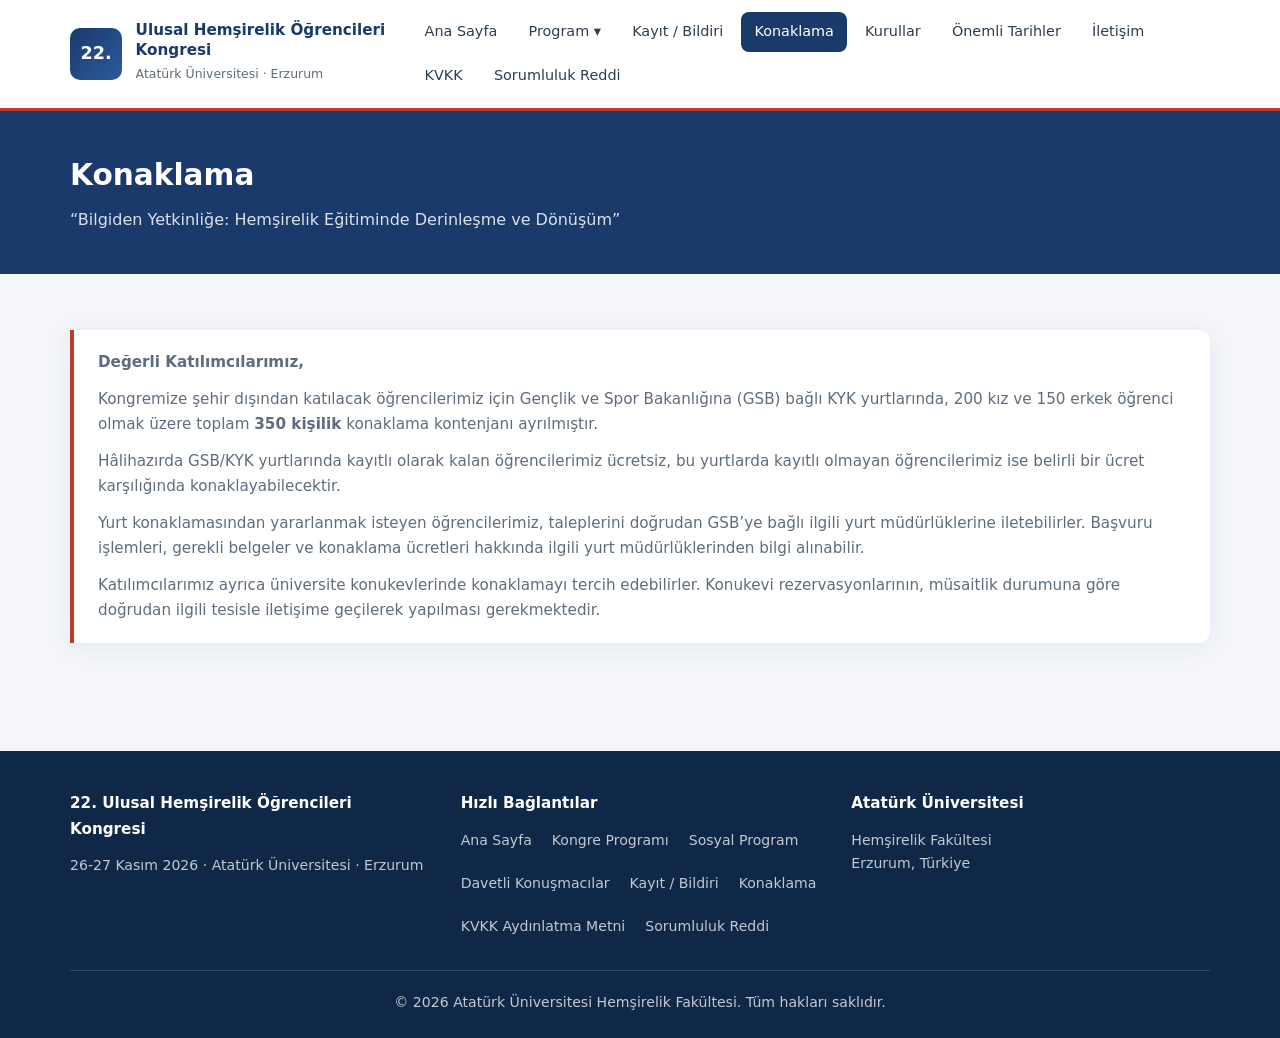
<file: 22-ulusal-ogrenci-hemsireler-kongresi/konaklama.html>
<!DOCTYPE html>
<html lang="tr">
<head>
  <meta charset="UTF-8">
  <meta name="viewport" content="width=device-width, initial-scale=1.0">
  <meta name="description" content="22. Ulusal Hemşirelik Öğrencileri Kongresi konaklama bilgileri">
  <title>Konaklama — 22. Ulusal Hemşirelik Öğrencileri Kongresi</title>
  <link rel="stylesheet" href="css/style.css">
  <style>
    .main-nav li.has-sub { position: relative; }
    .main-nav .submenu { display: none; position: absolute; top: 100%; left: 0; min-width: 260px; margin: 0; padding: 0.5rem 0; list-style: none; background: #fff; border-radius: 12px; box-shadow: 0 8px 24px rgba(0,0,0,0.18); z-index: 100; flex-direction: column; }
    .main-nav li.has-sub:hover > .submenu, .main-nav li.has-sub:focus-within > .submenu { display: flex; }
    .main-nav .submenu li { display: block; border: 0; margin: 0; }
    .main-nav .submenu a { display: block; padding: 0.65rem 1.25rem; color: #555 !important; white-space: normal; }
    .main-nav .submenu a:hover { color: #1f2f5c !important; background: #f3f5f9; }
    @media (max-width: 768px) { .main-nav .submenu { display: flex; position: static; box-shadow: none; background: transparent; padding: 0 0 0 1rem; } .main-nav .submenu a { color: inherit !important; } }
  </style>
</head>
<body>

  <header class="site-header">
    <div class="container header-inner">
      <a href="index.html" class="logo-block">
        <div class="logo-icon">22.</div>
        <div class="logo-text">
          <strong>Ulusal Hemşirelik Öğrencileri Kongresi</strong>
          <span>Atatürk Üniversitesi · Erzurum</span>
        </div>
      </a>
      <button class="menu-toggle" aria-label="Menü">☰</button>
      <nav class="main-nav">
        <ul>
          <li><a href="index.html">Ana Sayfa</a></li>
          <li class="has-sub"><a href="program.html">Program ▾</a>
            <ul class="submenu">
              <li><a href="program.html">Kongre Programı</a></li>
              <li><a href="sosyal-program.html">Sosyal Program</a></li>
              <li><a href="konusmacilar.html">Davetli Konuşmacılar ve Oturum Başkanları</a></li>
            </ul>
          </li>
          <li><a href="kayit-bildiri.html">Kayıt / Bildiri</a></li>
          <li><a href="konaklama.html">Konaklama</a></li>
          <li><a href="kurullar.html">Kurullar</a></li>
          <li><a href="index.html#tarihler">Önemli Tarihler</a></li>
          <li><a href="index.html#iletisim">İletişim</a></li>
          <li><a href="kvkk.html">KVKK</a></li>
          <li><a href="sorumluluk-reddi.html">Sorumluluk Reddi</a></li>
        </ul>
      </nav>
    </div>
  </header>

  <div class="page-header">
    <div class="container">
      <h1>Konaklama</h1>
      <p>“Bilgiden Yetkinliğe: Hemşirelik Eğitiminde Derinleşme ve Dönüşüm”</p>
    </div>
  </div>

  <section>
    <div class="container">
      <div class="info-box">
        <p><strong>Değerli Katılımcılarımız,</strong></p>
        <p style="margin-top: 0.75rem;">Kongremize şehir dışından katılacak öğrencilerimiz için Gençlik ve Spor Bakanlığına (GSB) bağlı KYK yurtlarında, 200 kız ve 150 erkek öğrenci olmak üzere toplam <strong>350 kişilik</strong> konaklama kontenjanı ayrılmıştır.</p>
        <p style="margin-top: 0.75rem;">Hâlihazırda GSB/KYK yurtlarında kayıtlı olarak kalan öğrencilerimiz ücretsiz, bu yurtlarda kayıtlı olmayan öğrencilerimiz ise belirli bir ücret karşılığında konaklayabilecektir.</p>
        <p style="margin-top: 0.75rem;">Yurt konaklamasından yararlanmak isteyen öğrencilerimiz, taleplerini doğrudan GSB’ye bağlı ilgili yurt müdürlüklerine iletebilirler. Başvuru işlemleri, gerekli belgeler ve konaklama ücretleri hakkında ilgili yurt müdürlüklerinden bilgi alınabilir.</p>
        <p style="margin-top: 0.75rem;">Katılımcılarımız ayrıca üniversite konukevlerinde konaklamayı tercih edebilirler. Konukevi rezervasyonlarının, müsaitlik durumuna göre doğrudan ilgili tesisle iletişime geçilerek yapılması gerekmektedir.</p>
      </div>
    </div>
  </section>

  <footer class="site-footer">
    <div class="container">
      <div class="footer-grid">
        <div>
          <h4>22. Ulusal Hemşirelik Öğrencileri Kongresi</h4>
          <p>26-27 Kasım 2026 · Atatürk Üniversitesi · Erzurum</p>
        </div>
        <div>
          <h4>Hızlı Bağlantılar</h4>
          <div class="footer-links">
            <a href="index.html">Ana Sayfa</a>
            <a href="program.html">Kongre Programı</a>
            <a href="sosyal-program.html">Sosyal Program</a>
            <a href="konusmacilar.html">Davetli Konuşmacılar</a>
            <a href="kayit-bildiri.html">Kayıt / Bildiri</a>
            <a href="konaklama.html">Konaklama</a>
            <a href="kvkk.html">KVKK Aydınlatma Metni</a>
            <a href="sorumluluk-reddi.html">Sorumluluk Reddi</a>
          </div>
        </div>
        <div>
          <h4>Atatürk Üniversitesi</h4>
          <p>Hemşirelik Fakültesi</p>
          <p>Erzurum, Türkiye</p>
        </div>
      </div>
      <div class="footer-bottom">
        <p>&copy; 2026 Atatürk Üniversitesi Hemşirelik Fakültesi. Tüm hakları saklıdır.</p>
      </div>
    </div>
  </footer>

  <script src="js/main.js"></script>
</body>
</html>
</file>
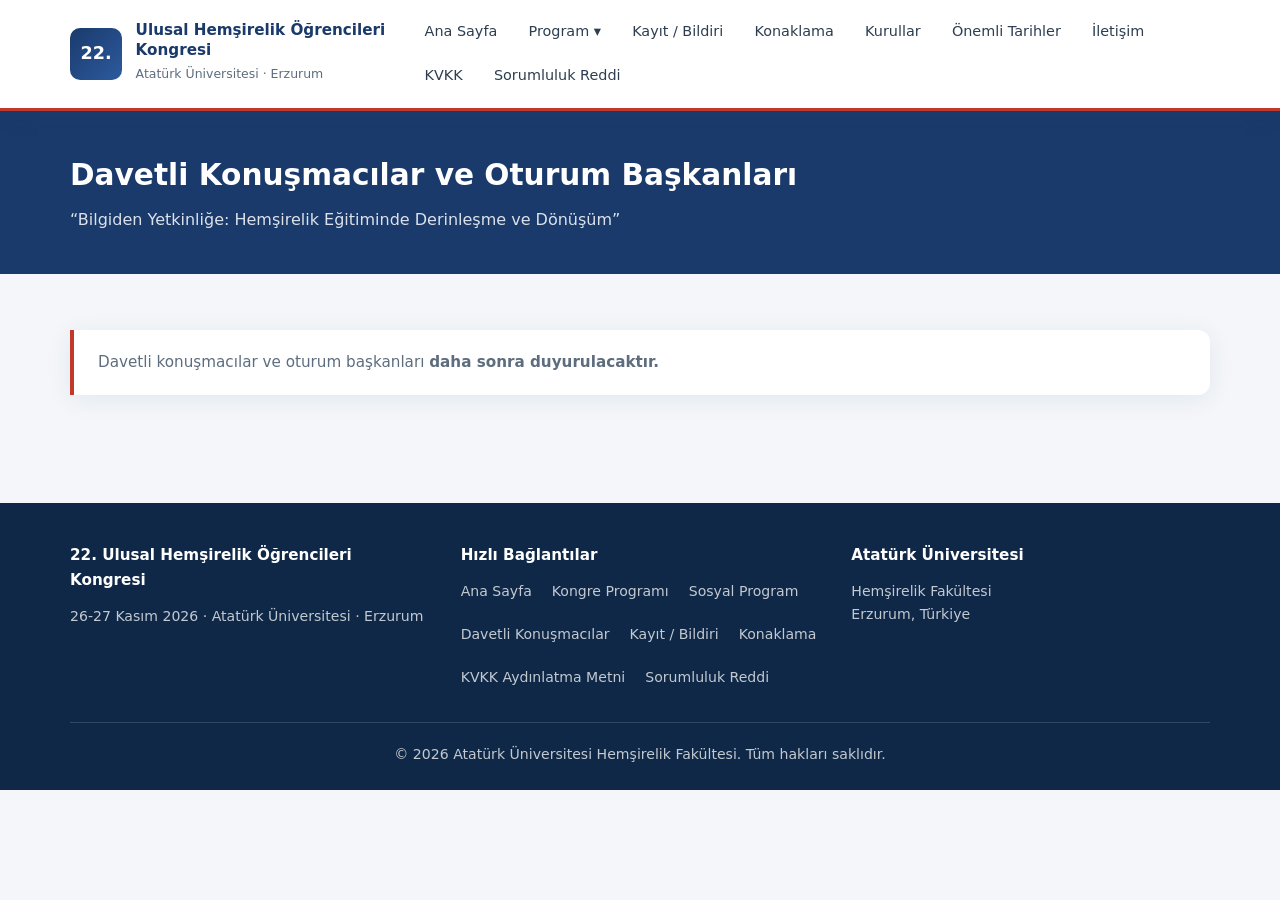
<file: 22-ulusal-ogrenci-hemsireler-kongresi/konusmacilar.html>
<!DOCTYPE html>
<html lang="tr">
<head>
  <meta charset="UTF-8">
  <meta name="viewport" content="width=device-width, initial-scale=1.0">
  <meta name="description" content="Davetli konuşmacılar ve oturum başkanları daha sonra duyurulacaktır">
  <title>Davetli Konuşmacılar ve Oturum Başkanları — 22. Ulusal Hemşirelik Öğrencileri Kongresi</title>
  <link rel="stylesheet" href="css/style.css">
  <style>
    .main-nav li.has-sub { position: relative; }
    .main-nav .submenu { display: none; position: absolute; top: 100%; left: 0; min-width: 260px; margin: 0; padding: 0.5rem 0; list-style: none; background: #fff; border-radius: 12px; box-shadow: 0 8px 24px rgba(0,0,0,0.18); z-index: 100; flex-direction: column; }
    .main-nav li.has-sub:hover > .submenu, .main-nav li.has-sub:focus-within > .submenu { display: flex; }
    .main-nav .submenu li { display: block; border: 0; margin: 0; }
    .main-nav .submenu a { display: block; padding: 0.65rem 1.25rem; color: #555 !important; white-space: normal; }
    .main-nav .submenu a:hover { color: #1f2f5c !important; background: #f3f5f9; }
    @media (max-width: 768px) { .main-nav .submenu { display: flex; position: static; box-shadow: none; background: transparent; padding: 0 0 0 1rem; } .main-nav .submenu a { color: inherit !important; } }
  </style>
</head>
<body>

  <header class="site-header">
    <div class="container header-inner">
      <a href="index.html" class="logo-block">
        <div class="logo-icon">22.</div>
        <div class="logo-text">
          <strong>Ulusal Hemşirelik Öğrencileri Kongresi</strong>
          <span>Atatürk Üniversitesi · Erzurum</span>
        </div>
      </a>
      <button class="menu-toggle" aria-label="Menü">☰</button>
      <nav class="main-nav">
        <ul>
          <li><a href="index.html">Ana Sayfa</a></li>
          <li class="has-sub"><a href="program.html">Program ▾</a>
            <ul class="submenu">
              <li><a href="program.html">Kongre Programı</a></li>
              <li><a href="sosyal-program.html">Sosyal Program</a></li>
              <li><a href="konusmacilar.html">Davetli Konuşmacılar ve Oturum Başkanları</a></li>
            </ul>
          </li>
          <li><a href="kayit-bildiri.html">Kayıt / Bildiri</a></li>
          <li><a href="konaklama.html">Konaklama</a></li>
          <li><a href="kurullar.html">Kurullar</a></li>
          <li><a href="index.html#tarihler">Önemli Tarihler</a></li>
          <li><a href="index.html#iletisim">İletişim</a></li>
          <li><a href="kvkk.html">KVKK</a></li>
          <li><a href="sorumluluk-reddi.html">Sorumluluk Reddi</a></li>
        </ul>
      </nav>
    </div>
  </header>

  <div class="page-header">
    <div class="container">
      <h1>Davetli Konuşmacılar ve Oturum Başkanları</h1>
      <p>“Bilgiden Yetkinliğe: Hemşirelik Eğitiminde Derinleşme ve Dönüşüm”</p>
    </div>
  </div>

  <section>
    <div class="container">
      <div class="info-box"><p>Davetli konuşmacılar ve oturum başkanları <strong>daha sonra duyurulacaktır.</strong></p></div>
    </div>
  </section>

  <footer class="site-footer">
    <div class="container">
      <div class="footer-grid">
        <div>
          <h4>22. Ulusal Hemşirelik Öğrencileri Kongresi</h4>
          <p>26-27 Kasım 2026 · Atatürk Üniversitesi · Erzurum</p>
        </div>
        <div>
          <h4>Hızlı Bağlantılar</h4>
          <div class="footer-links">
            <a href="index.html">Ana Sayfa</a>
            <a href="program.html">Kongre Programı</a>
            <a href="sosyal-program.html">Sosyal Program</a>
            <a href="konusmacilar.html">Davetli Konuşmacılar</a>
            <a href="kayit-bildiri.html">Kayıt / Bildiri</a>
            <a href="konaklama.html">Konaklama</a>
            <a href="kvkk.html">KVKK Aydınlatma Metni</a>
            <a href="sorumluluk-reddi.html">Sorumluluk Reddi</a>
          </div>
        </div>
        <div>
          <h4>Atatürk Üniversitesi</h4>
          <p>Hemşirelik Fakültesi</p>
          <p>Erzurum, Türkiye</p>
        </div>
      </div>
      <div class="footer-bottom">
        <p>&copy; 2026 Atatürk Üniversitesi Hemşirelik Fakültesi. Tüm hakları saklıdır.</p>
      </div>
    </div>
  </footer>

  <script src="js/main.js"></script>
</body>
</html>
</file>
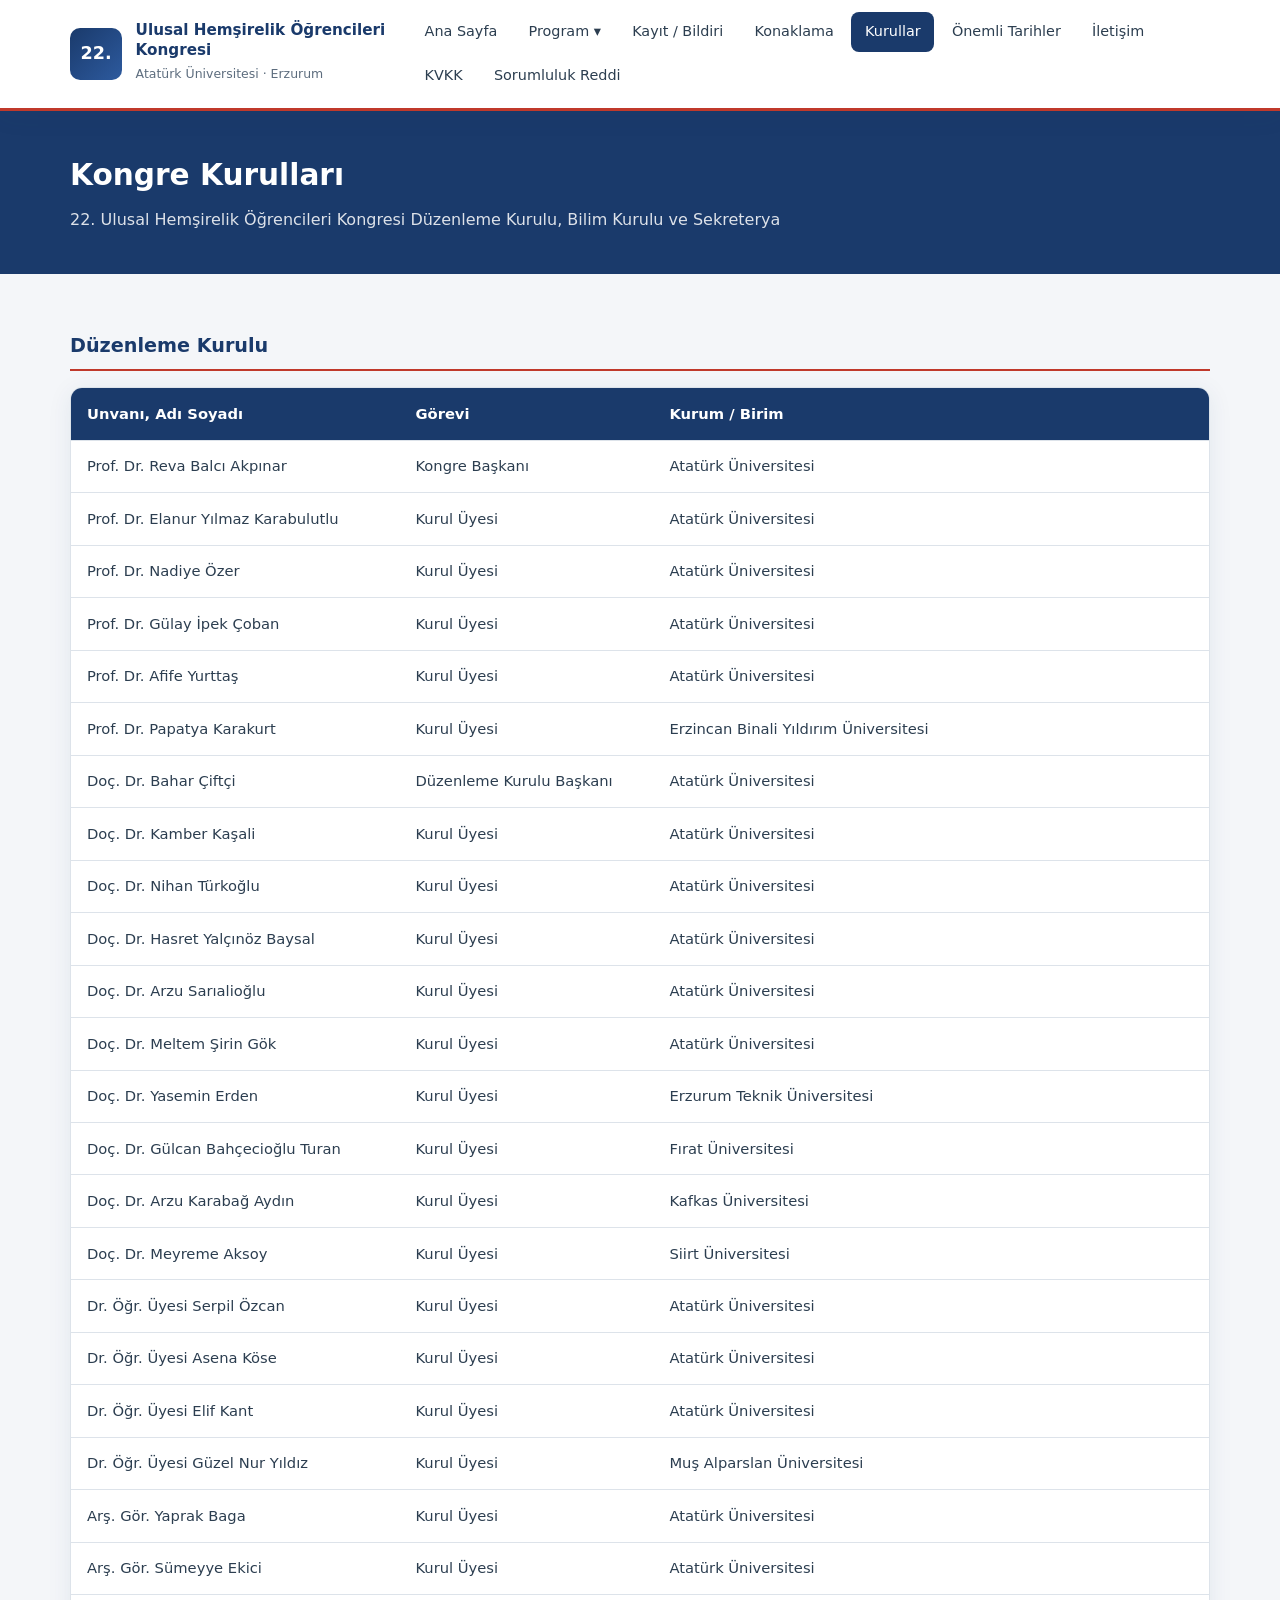
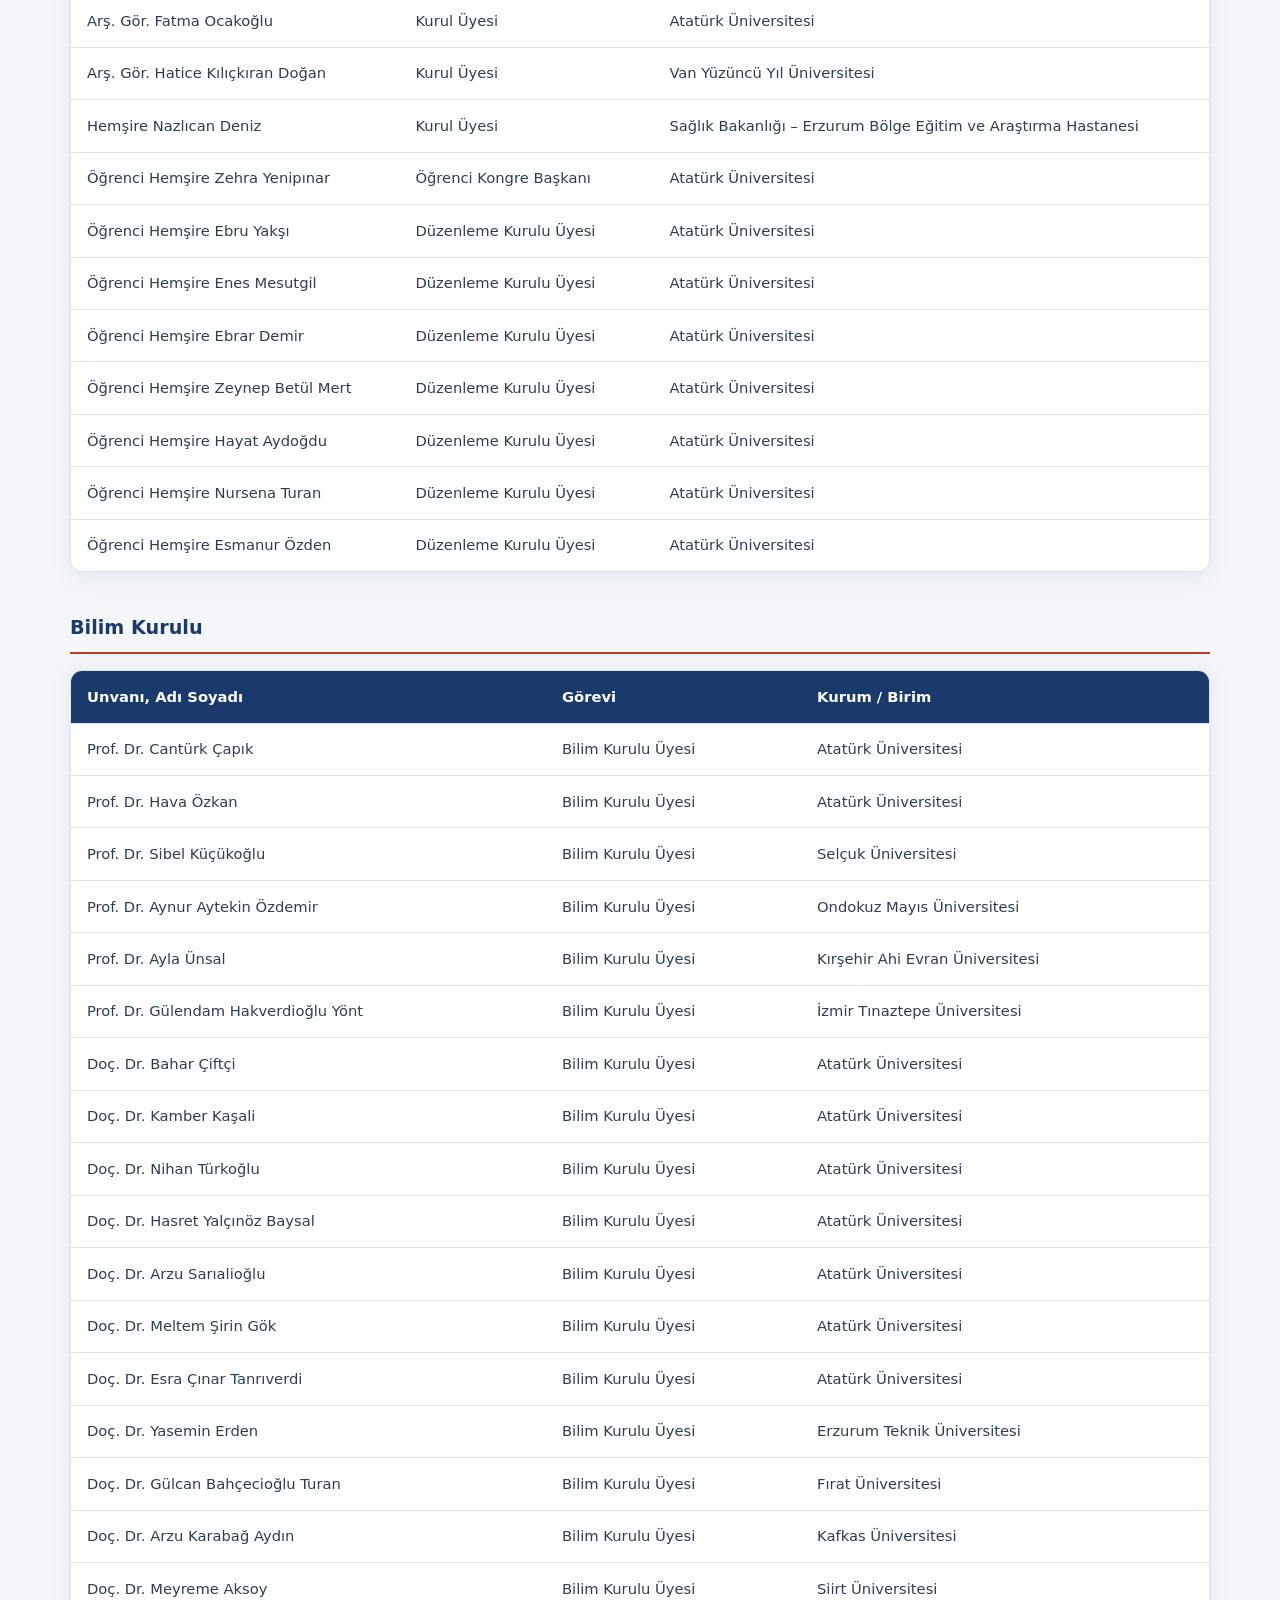
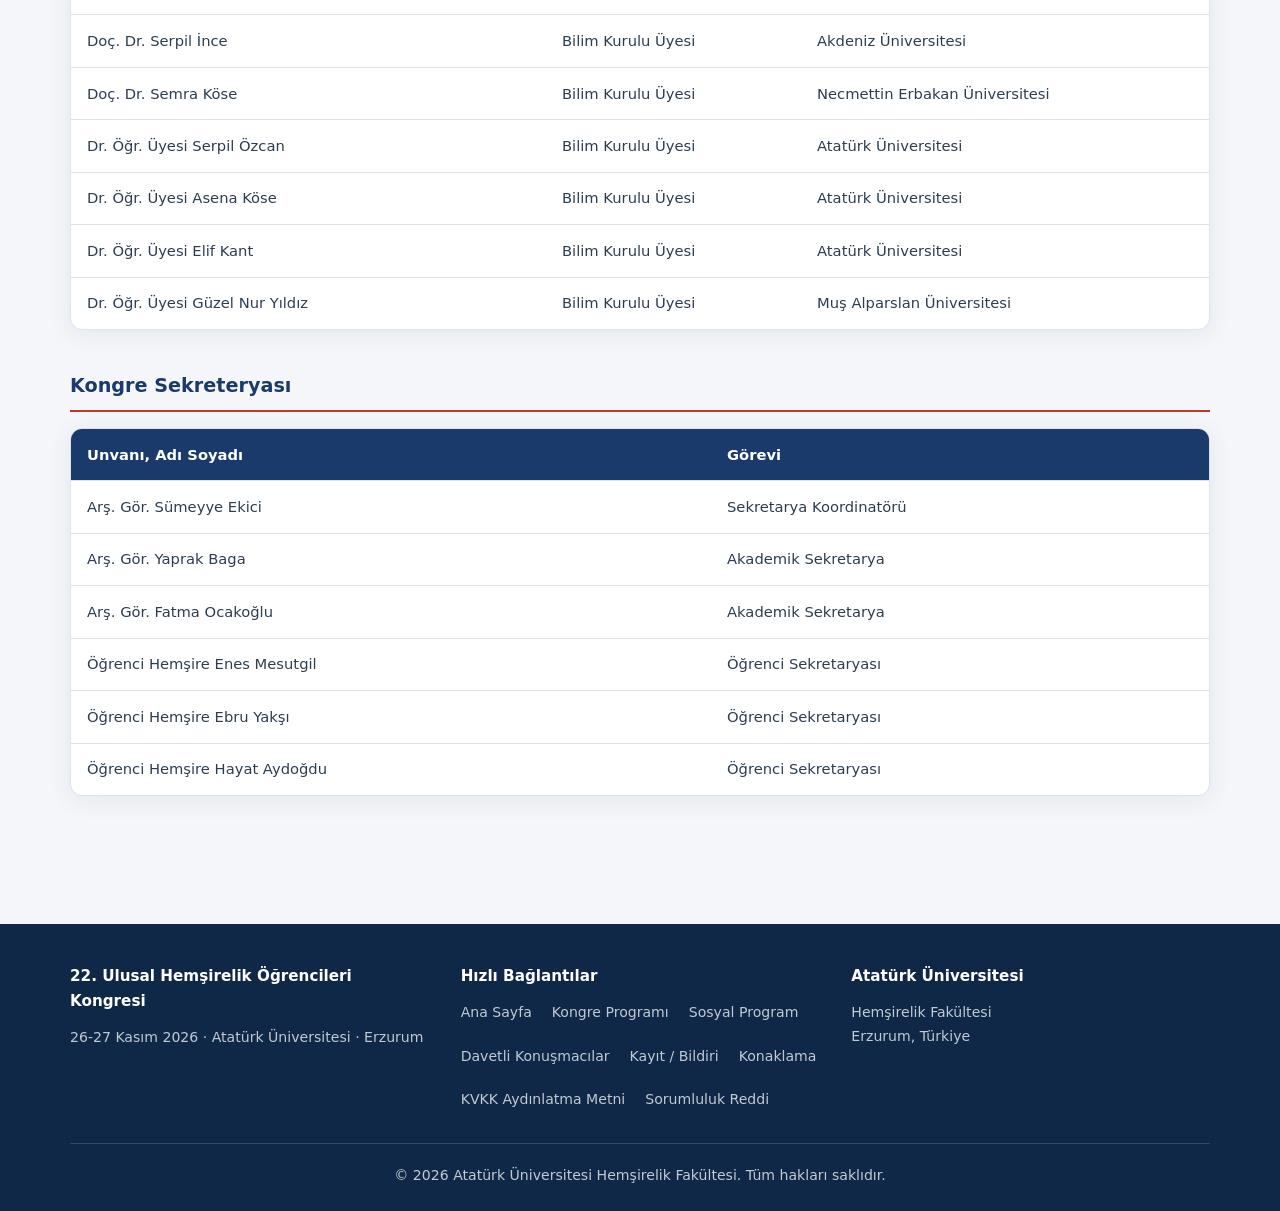
<file: 22-ulusal-ogrenci-hemsireler-kongresi/kurullar.html>
<!DOCTYPE html>
<html lang="tr">
<head>
  <meta charset="UTF-8">
  <meta name="viewport" content="width=device-width, initial-scale=1.0">
  <meta name="description" content="22. Ulusal Hemşirelik Öğrencileri Kongresi Düzenleme Kurulu ve Bilim Kurulu">
  <title>Kurullar — 22. Ulusal Hemşirelik Öğrencileri Kongresi</title>
  <link rel="stylesheet" href="css/style.css">
  <style>
    .main-nav li.has-sub { position: relative; }
    .main-nav .submenu { display: none; position: absolute; top: 100%; left: 0; min-width: 260px; margin: 0; padding: 0.5rem 0; list-style: none; background: #fff; border-radius: 12px; box-shadow: 0 8px 24px rgba(0,0,0,0.18); z-index: 100; flex-direction: column; }
    .main-nav li.has-sub:hover > .submenu, .main-nav li.has-sub:focus-within > .submenu { display: flex; }
    .main-nav .submenu li { display: block; border: 0; margin: 0; }
    .main-nav .submenu a { display: block; padding: 0.65rem 1.25rem; color: #555 !important; white-space: normal; }
    .main-nav .submenu a:hover { color: #1f2f5c !important; background: #f3f5f9; }
    @media (max-width: 768px) { .main-nav .submenu { display: flex; position: static; box-shadow: none; background: transparent; padding: 0 0 0 1rem; } .main-nav .submenu a { color: inherit !important; } }
  </style>
</head>
<body>

  <header class="site-header">
    <div class="container header-inner">
      <a href="index.html" class="logo-block">
        <div class="logo-icon">22.</div>
        <div class="logo-text">
          <strong>Ulusal Hemşirelik Öğrencileri Kongresi</strong>
          <span>Atatürk Üniversitesi · Erzurum</span>
        </div>
      </a>
      <button class="menu-toggle" aria-label="Menü">☰</button>
      <nav class="main-nav">
        <ul>
          <li><a href="index.html">Ana Sayfa</a></li>
          <li class="has-sub"><a href="program.html">Program ▾</a>
            <ul class="submenu">
              <li><a href="program.html">Kongre Programı</a></li>
              <li><a href="sosyal-program.html">Sosyal Program</a></li>
              <li><a href="konusmacilar.html">Davetli Konuşmacılar ve Oturum Başkanları</a></li>
            </ul>
          </li>
          <li><a href="kayit-bildiri.html">Kayıt / Bildiri</a></li>
          <li><a href="konaklama.html">Konaklama</a></li>
          <li><a href="kurullar.html">Kurullar</a></li>
          <li><a href="index.html#tarihler">Önemli Tarihler</a></li>
          <li><a href="index.html#iletisim">İletişim</a></li>
          <li><a href="kvkk.html">KVKK</a></li>
          <li><a href="sorumluluk-reddi.html">Sorumluluk Reddi</a></li>
        </ul>
      </nav>
    </div>
  </header>

  <div class="page-header">
    <div class="container">
      <h1>Kongre Kurulları</h1>
      <p>22. Ulusal Hemşirelik Öğrencileri Kongresi Düzenleme Kurulu, Bilim Kurulu ve Sekreterya</p>
    </div>
  </div>

  <section>
    <div class="container">

      <div class="committee-group" id="duzenleme-kurulu">
        <h3>Düzenleme Kurulu</h3>
        <div class="table-wrap">
          <table>
            <thead>
              <tr>
                <th>Unvanı, Adı Soyadı</th>
                <th>Görevi</th>
                <th>Kurum / Birim</th>
              </tr>
            </thead>
            <tbody>
              <tr>
                <td>Prof. Dr. Reva Balcı Akpınar</td>
                <td>Kongre Başkanı</td>
                <td>Atatürk Üniversitesi</td>
              </tr>
              <tr>
                <td>Prof. Dr. Elanur Yılmaz Karabulutlu</td>
                <td>Kurul Üyesi</td>
                <td>Atatürk Üniversitesi</td>
              </tr>
              <tr>
                <td>Prof. Dr. Nadiye Özer</td>
                <td>Kurul Üyesi</td>
                <td>Atatürk Üniversitesi</td>
              </tr>
              <tr>
                <td>Prof. Dr. Gülay İpek Çoban</td>
                <td>Kurul Üyesi</td>
                <td>Atatürk Üniversitesi</td>
              </tr>
              <tr>
                <td>Prof. Dr. Afife Yurttaş</td>
                <td>Kurul Üyesi</td>
                <td>Atatürk Üniversitesi</td>
              </tr>
              <tr>
                <td>Prof. Dr. Papatya Karakurt</td>
                <td>Kurul Üyesi</td>
                <td>Erzincan Binali Yıldırım Üniversitesi</td>
              </tr>
              <tr>
                <td>Doç. Dr. Bahar Çiftçi</td>
                <td>Düzenleme Kurulu Başkanı</td>
                <td>Atatürk Üniversitesi</td>
              </tr>
              <tr>
                <td>Doç. Dr. Kamber Kaşali</td>
                <td>Kurul Üyesi</td>
                <td>Atatürk Üniversitesi</td>
              </tr>
              <tr>
                <td>Doç. Dr. Nihan Türkoğlu</td>
                <td>Kurul Üyesi</td>
                <td>Atatürk Üniversitesi</td>
              </tr>
              <tr>
                <td>Doç. Dr. Hasret Yalçınöz Baysal</td>
                <td>Kurul Üyesi</td>
                <td>Atatürk Üniversitesi</td>
              </tr>
              <tr>
                <td>Doç. Dr. Arzu Sarıalioğlu</td>
                <td>Kurul Üyesi</td>
                <td>Atatürk Üniversitesi</td>
              </tr>
              <tr>
                <td>Doç. Dr. Meltem Şirin Gök</td>
                <td>Kurul Üyesi</td>
                <td>Atatürk Üniversitesi</td>
              </tr>
              <tr>
                <td>Doç. Dr. Yasemin Erden</td>
                <td>Kurul Üyesi</td>
                <td>Erzurum Teknik Üniversitesi</td>
              </tr>
              <tr>
                <td>Doç. Dr. Gülcan Bahçecioğlu Turan</td>
                <td>Kurul Üyesi</td>
                <td>Fırat Üniversitesi</td>
              </tr>
              <tr>
                <td>Doç. Dr. Arzu Karabağ Aydın</td>
                <td>Kurul Üyesi</td>
                <td>Kafkas Üniversitesi</td>
              </tr>
              <tr>
                <td>Doç. Dr. Meyreme Aksoy</td>
                <td>Kurul Üyesi</td>
                <td>Siirt Üniversitesi</td>
              </tr>
              <tr>
                <td>Dr. Öğr. Üyesi Serpil Özcan</td>
                <td>Kurul Üyesi</td>
                <td>Atatürk Üniversitesi</td>
              </tr>
              <tr>
                <td>Dr. Öğr. Üyesi Asena Köse</td>
                <td>Kurul Üyesi</td>
                <td>Atatürk Üniversitesi</td>
              </tr>
              <tr>
                <td>Dr. Öğr. Üyesi Elif Kant</td>
                <td>Kurul Üyesi</td>
                <td>Atatürk Üniversitesi</td>
              </tr>
              <tr>
                <td>Dr. Öğr. Üyesi Güzel Nur Yıldız</td>
                <td>Kurul Üyesi</td>
                <td>Muş Alparslan Üniversitesi</td>
              </tr>
              <tr>
                <td>Arş. Gör. Yaprak Baga</td>
                <td>Kurul Üyesi</td>
                <td>Atatürk Üniversitesi</td>
              </tr>
              <tr>
                <td>Arş. Gör. Sümeyye Ekici</td>
                <td>Kurul Üyesi</td>
                <td>Atatürk Üniversitesi</td>
              </tr>
              <tr>
                <td>Arş. Gör. Fatma Ocakoğlu</td>
                <td>Kurul Üyesi</td>
                <td>Atatürk Üniversitesi</td>
              </tr>
              <tr>
                <td>Arş. Gör. Hatice Kılıçkıran Doğan</td>
                <td>Kurul Üyesi</td>
                <td>Van Yüzüncü Yıl Üniversitesi</td>
              </tr>
              <tr>
                <td>Hemşire Nazlıcan Deniz</td>
                <td>Kurul Üyesi</td>
                <td>Sağlık Bakanlığı – Erzurum Bölge Eğitim ve Araştırma Hastanesi</td>
              </tr>
              <tr>
                <td>Öğrenci Hemşire Zehra Yenipınar</td>
                <td>Öğrenci Kongre Başkanı</td>
                <td>Atatürk Üniversitesi</td>
              </tr>
              <tr>
                <td>Öğrenci Hemşire Ebru Yakşı</td>
                <td>Düzenleme Kurulu Üyesi</td>
                <td>Atatürk Üniversitesi</td>
              </tr>
              <tr>
                <td>Öğrenci Hemşire Enes Mesutgil</td>
                <td>Düzenleme Kurulu Üyesi</td>
                <td>Atatürk Üniversitesi</td>
              </tr>
              <tr>
                <td>Öğrenci Hemşire Ebrar Demir</td>
                <td>Düzenleme Kurulu Üyesi</td>
                <td>Atatürk Üniversitesi</td>
              </tr>
              <tr>
                <td>Öğrenci Hemşire Zeynep Betül Mert</td>
                <td>Düzenleme Kurulu Üyesi</td>
                <td>Atatürk Üniversitesi</td>
              </tr>
              <tr>
                <td>Öğrenci Hemşire Hayat Aydoğdu</td>
                <td>Düzenleme Kurulu Üyesi</td>
                <td>Atatürk Üniversitesi</td>
              </tr>
              <tr>
                <td>Öğrenci Hemşire Nursena Turan</td>
                <td>Düzenleme Kurulu Üyesi</td>
                <td>Atatürk Üniversitesi</td>
              </tr>
              <tr>
                <td>Öğrenci Hemşire Esmanur Özden</td>
                <td>Düzenleme Kurulu Üyesi</td>
                <td>Atatürk Üniversitesi</td>
              </tr>
            </tbody>
          </table>
        </div>
      </div>

      <div class="committee-group" id="bilim-kurulu">
        <h3>Bilim Kurulu</h3>
        <div class="table-wrap">
          <table>
            <thead>
              <tr>
                <th>Unvanı, Adı Soyadı</th>
                <th>Görevi</th>
                <th>Kurum / Birim</th>
              </tr>
            </thead>
            <tbody>
              <tr>
                <td>Prof. Dr. Cantürk Çapık</td>
                <td>Bilim Kurulu Üyesi</td>
                <td>Atatürk Üniversitesi</td>
              </tr>
              <tr>
                <td>Prof. Dr. Hava Özkan</td>
                <td>Bilim Kurulu Üyesi</td>
                <td>Atatürk Üniversitesi</td>
              </tr>
              <tr>
                <td>Prof. Dr. Sibel Küçükoğlu</td>
                <td>Bilim Kurulu Üyesi</td>
                <td>Selçuk Üniversitesi</td>
              </tr>
              <tr>
                <td>Prof. Dr. Aynur Aytekin Özdemir</td>
                <td>Bilim Kurulu Üyesi</td>
                <td>Ondokuz Mayıs Üniversitesi</td>
              </tr>
              <tr>
                <td>Prof. Dr. Ayla Ünsal</td>
                <td>Bilim Kurulu Üyesi</td>
                <td>Kırşehir Ahi Evran Üniversitesi</td>
              </tr>
              <tr>
                <td>Prof. Dr. Gülendam Hakverdioğlu Yönt</td>
                <td>Bilim Kurulu Üyesi</td>
                <td>İzmir Tınaztepe Üniversitesi</td>
              </tr>
              <tr>
                <td>Doç. Dr. Bahar Çiftçi</td>
                <td>Bilim Kurulu Üyesi</td>
                <td>Atatürk Üniversitesi</td>
              </tr>
              <tr>
                <td>Doç. Dr. Kamber Kaşali</td>
                <td>Bilim Kurulu Üyesi</td>
                <td>Atatürk Üniversitesi</td>
              </tr>
              <tr>
                <td>Doç. Dr. Nihan Türkoğlu</td>
                <td>Bilim Kurulu Üyesi</td>
                <td>Atatürk Üniversitesi</td>
              </tr>
              <tr>
                <td>Doç. Dr. Hasret Yalçınöz Baysal</td>
                <td>Bilim Kurulu Üyesi</td>
                <td>Atatürk Üniversitesi</td>
              </tr>
              <tr>
                <td>Doç. Dr. Arzu Sarıalioğlu</td>
                <td>Bilim Kurulu Üyesi</td>
                <td>Atatürk Üniversitesi</td>
              </tr>
              <tr>
                <td>Doç. Dr. Meltem Şirin Gök</td>
                <td>Bilim Kurulu Üyesi</td>
                <td>Atatürk Üniversitesi</td>
              </tr>
              <tr>
                <td>Doç. Dr. Esra Çınar Tanrıverdi</td>
                <td>Bilim Kurulu Üyesi</td>
                <td>Atatürk Üniversitesi</td>
              </tr>
              <tr>
                <td>Doç. Dr. Yasemin Erden</td>
                <td>Bilim Kurulu Üyesi</td>
                <td>Erzurum Teknik Üniversitesi</td>
              </tr>
              <tr>
                <td>Doç. Dr. Gülcan Bahçecioğlu Turan</td>
                <td>Bilim Kurulu Üyesi</td>
                <td>Fırat Üniversitesi</td>
              </tr>
              <tr>
                <td>Doç. Dr. Arzu Karabağ Aydın</td>
                <td>Bilim Kurulu Üyesi</td>
                <td>Kafkas Üniversitesi</td>
              </tr>
              <tr>
                <td>Doç. Dr. Meyreme Aksoy</td>
                <td>Bilim Kurulu Üyesi</td>
                <td>Siirt Üniversitesi</td>
              </tr>
              <tr>
                <td>Doç. Dr. Serpil İnce</td>
                <td>Bilim Kurulu Üyesi</td>
                <td>Akdeniz Üniversitesi</td>
              </tr>
              <tr>
                <td>Doç. Dr. Semra Köse</td>
                <td>Bilim Kurulu Üyesi</td>
                <td>Necmettin Erbakan Üniversitesi</td>
              </tr>
              <tr>
                <td>Dr. Öğr. Üyesi Serpil Özcan</td>
                <td>Bilim Kurulu Üyesi</td>
                <td>Atatürk Üniversitesi</td>
              </tr>
              <tr>
                <td>Dr. Öğr. Üyesi Asena Köse</td>
                <td>Bilim Kurulu Üyesi</td>
                <td>Atatürk Üniversitesi</td>
              </tr>
              <tr>
                <td>Dr. Öğr. Üyesi Elif Kant</td>
                <td>Bilim Kurulu Üyesi</td>
                <td>Atatürk Üniversitesi</td>
              </tr>
              <tr>
                <td>Dr. Öğr. Üyesi Güzel Nur Yıldız</td>
                <td>Bilim Kurulu Üyesi</td>
                <td>Muş Alparslan Üniversitesi</td>
              </tr>
            </tbody>
          </table>
        </div>
      </div>

      <div class="committee-group" id="sekreterya">
        <h3>Kongre Sekreteryası</h3>
        <div class="table-wrap">
          <table>
            <thead>
              <tr>
                <th>Unvanı, Adı Soyadı</th>
                <th>Görevi</th>
              </tr>
            </thead>
            <tbody>
              <tr>
                <td>Arş. Gör. Sümeyye Ekici</td>
                <td>Sekretarya Koordinatörü</td>
              </tr>
              <tr>
                <td>Arş. Gör. Yaprak Baga</td>
                <td>Akademik Sekretarya</td>
              </tr>
              <tr>
                <td>Arş. Gör. Fatma Ocakoğlu</td>
                <td>Akademik Sekretarya</td>
              </tr>
              <tr>
                <td>Öğrenci Hemşire Enes Mesutgil</td>
                <td>Öğrenci Sekretaryası</td>
              </tr>
              <tr>
                <td>Öğrenci Hemşire Ebru Yakşı</td>
                <td>Öğrenci Sekretaryası</td>
              </tr>
              <tr>
                <td>Öğrenci Hemşire Hayat Aydoğdu</td>
                <td>Öğrenci Sekretaryası</td>
              </tr>
            </tbody>
          </table>
        </div>
      </div>

    </div>
  </section>

  <footer class="site-footer">
    <div class="container">
      <div class="footer-grid">
        <div>
          <h4>22. Ulusal Hemşirelik Öğrencileri Kongresi</h4>
          <p>26-27 Kasım 2026 · Atatürk Üniversitesi · Erzurum</p>
        </div>
        <div>
          <h4>Hızlı Bağlantılar</h4>
          <div class="footer-links">
            <a href="index.html">Ana Sayfa</a>
            <a href="program.html">Kongre Programı</a>
            <a href="sosyal-program.html">Sosyal Program</a>
            <a href="konusmacilar.html">Davetli Konuşmacılar</a>
            <a href="kayit-bildiri.html">Kayıt / Bildiri</a>
            <a href="konaklama.html">Konaklama</a>
            <a href="kvkk.html">KVKK Aydınlatma Metni</a>
            <a href="sorumluluk-reddi.html">Sorumluluk Reddi</a>
          </div>
        </div>
        <div>
          <h4>Atatürk Üniversitesi</h4>
          <p>Hemşirelik Fakültesi</p>
          <p>Erzurum, Türkiye</p>
        </div>
      </div>
      <div class="footer-bottom">
        <p>&copy; 2026 Atatürk Üniversitesi Hemşirelik Fakültesi. Tüm hakları saklıdır.</p>
      </div>
    </div>
  </footer>

  <script src="js/main.js"></script>
</body>
</html>
</file>
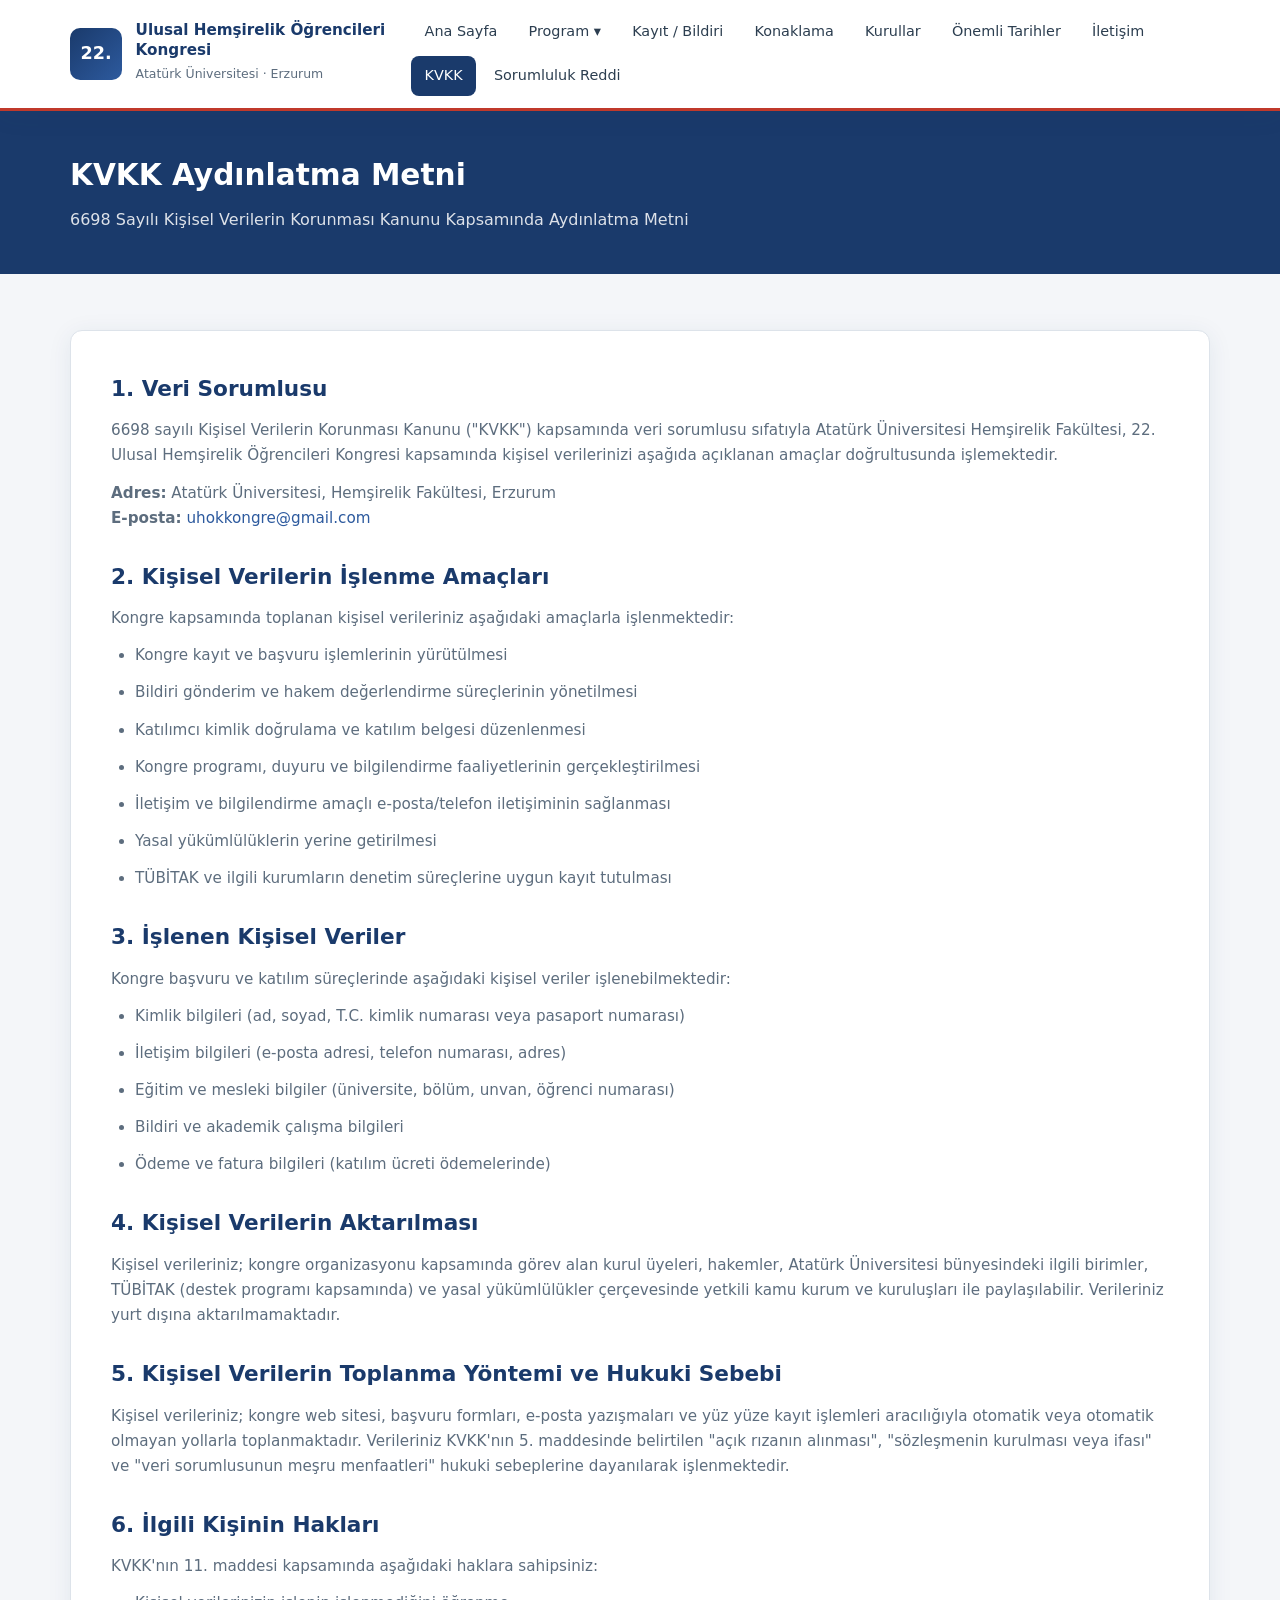
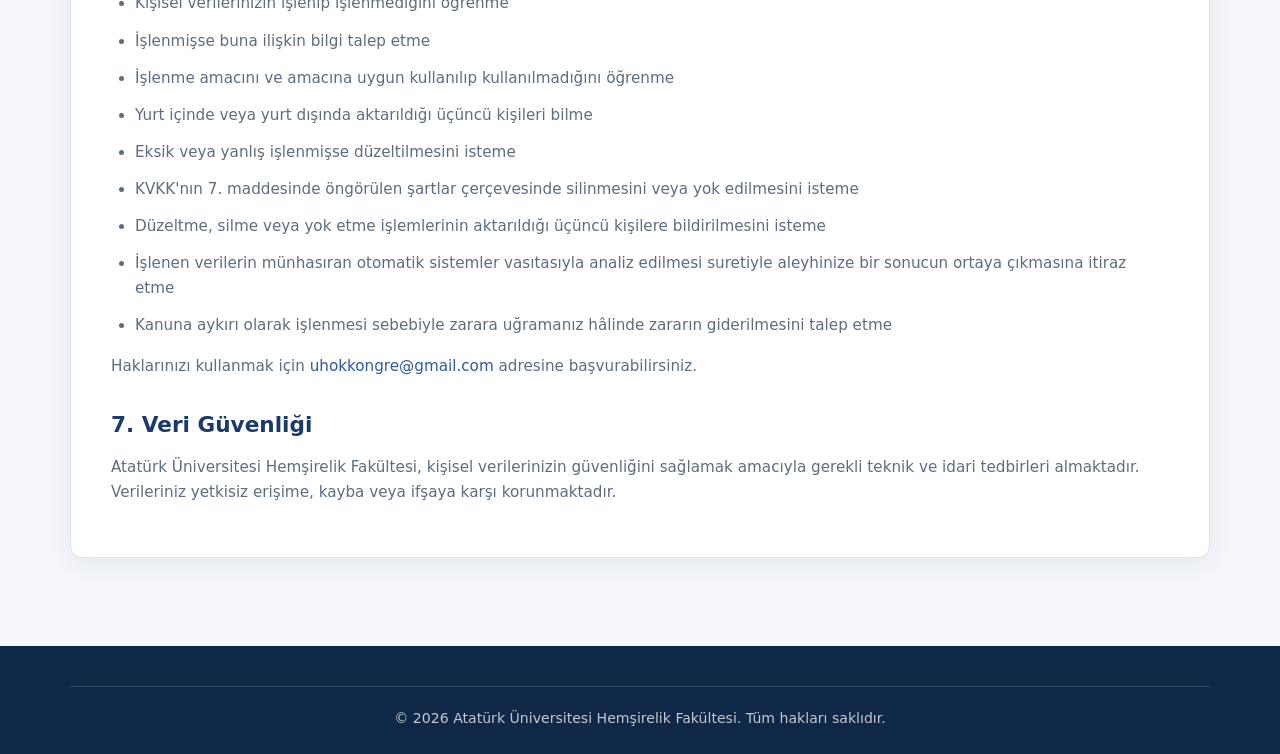
<file: 22-ulusal-ogrenci-hemsireler-kongresi/kvkk.html>
<!DOCTYPE html>
<html lang="tr">
<head>
  <meta charset="UTF-8">
  <meta name="viewport" content="width=device-width, initial-scale=1.0">
  <title>KVKK Aydınlatma Metni — 22. Ulusal Hemşirelik Öğrencileri Kongresi</title>
  <link rel="stylesheet" href="css/style.css">
  <style>
    .main-nav li.has-sub { position: relative; }
    .main-nav .submenu { display: none; position: absolute; top: 100%; left: 0; min-width: 260px; margin: 0; padding: 0.5rem 0; list-style: none; background: #fff; border-radius: 12px; box-shadow: 0 8px 24px rgba(0,0,0,0.18); z-index: 100; flex-direction: column; }
    .main-nav li.has-sub:hover > .submenu, .main-nav li.has-sub:focus-within > .submenu { display: flex; }
    .main-nav .submenu li { display: block; border: 0; margin: 0; }
    .main-nav .submenu a { display: block; padding: 0.65rem 1.25rem; color: #555 !important; white-space: normal; }
    .main-nav .submenu a:hover { color: #1f2f5c !important; background: #f3f5f9; }
    @media (max-width: 768px) { .main-nav .submenu { display: flex; position: static; box-shadow: none; background: transparent; padding: 0 0 0 1rem; } .main-nav .submenu a { color: inherit !important; } }
  </style>
</head>
<body>

  <header class="site-header">
    <div class="container header-inner">
      <a href="index.html" class="logo-block">
        <div class="logo-icon">22.</div>
        <div class="logo-text">
          <strong>Ulusal Hemşirelik Öğrencileri Kongresi</strong>
          <span>Atatürk Üniversitesi · Erzurum</span>
        </div>
      </a>
      <button class="menu-toggle" aria-label="Menü">☰</button>
      <nav class="main-nav">
        <ul>
          <li><a href="index.html">Ana Sayfa</a></li>
          <li class="has-sub"><a href="program.html">Program ▾</a>
            <ul class="submenu">
              <li><a href="program.html">Kongre Programı</a></li>
              <li><a href="sosyal-program.html">Sosyal Program</a></li>
              <li><a href="konusmacilar.html">Davetli Konuşmacılar ve Oturum Başkanları</a></li>
            </ul>
          </li>
          <li><a href="kayit-bildiri.html">Kayıt / Bildiri</a></li>
          <li><a href="konaklama.html">Konaklama</a></li>
          <li><a href="kurullar.html">Kurullar</a></li>
          <li><a href="index.html#tarihler">Önemli Tarihler</a></li>
          <li><a href="index.html#iletisim">İletişim</a></li>
          <li><a href="kvkk.html">KVKK</a></li>
          <li><a href="sorumluluk-reddi.html">Sorumluluk Reddi</a></li>
        </ul>
      </nav>
    </div>
  </header>

  <div class="page-header">
    <div class="container">
      <h1>KVKK Aydınlatma Metni</h1>
      <p>6698 Sayılı Kişisel Verilerin Korunması Kanunu Kapsamında Aydınlatma Metni</p>
    </div>
  </div>

  <section>
    <div class="container">
      <div class="legal-content">

        <h2>1. Veri Sorumlusu</h2>
        <p>
          6698 sayılı Kişisel Verilerin Korunması Kanunu ("KVKK") kapsamında veri sorumlusu sıfatıyla Atatürk Üniversitesi Hemşirelik Fakültesi, 22. Ulusal Hemşirelik Öğrencileri Kongresi kapsamında kişisel verilerinizi aşağıda açıklanan amaçlar doğrultusunda işlemektedir.
        </p>
        <p>
          <strong>Adres:</strong> Atatürk Üniversitesi, Hemşirelik Fakültesi, Erzurum<br>
          <strong>E-posta:</strong> <a href="mailto:uhokkongre@gmail.com">uhokkongre@gmail.com</a>
        </p>

        <h2>2. Kişisel Verilerin İşlenme Amaçları</h2>
        <p>Kongre kapsamında toplanan kişisel verileriniz aşağıdaki amaçlarla işlenmektedir:</p>
        <ul>
          <li>Kongre kayıt ve başvuru işlemlerinin yürütülmesi</li>
          <li>Bildiri gönderim ve hakem değerlendirme süreçlerinin yönetilmesi</li>
          <li>Katılımcı kimlik doğrulama ve katılım belgesi düzenlenmesi</li>
          <li>Kongre programı, duyuru ve bilgilendirme faaliyetlerinin gerçekleştirilmesi</li>
          <li>İletişim ve bilgilendirme amaçlı e-posta/telefon iletişiminin sağlanması</li>
          <li>Yasal yükümlülüklerin yerine getirilmesi</li>
          <li>TÜBİTAK ve ilgili kurumların denetim süreçlerine uygun kayıt tutulması</li>
        </ul>

        <h2>3. İşlenen Kişisel Veriler</h2>
        <p>Kongre başvuru ve katılım süreçlerinde aşağıdaki kişisel veriler işlenebilmektedir:</p>
        <ul>
          <li>Kimlik bilgileri (ad, soyad, T.C. kimlik numarası veya pasaport numarası)</li>
          <li>İletişim bilgileri (e-posta adresi, telefon numarası, adres)</li>
          <li>Eğitim ve mesleki bilgiler (üniversite, bölüm, unvan, öğrenci numarası)</li>
          <li>Bildiri ve akademik çalışma bilgileri</li>
          <li>Ödeme ve fatura bilgileri (katılım ücreti ödemelerinde)</li>
        </ul>

        <h2>4. Kişisel Verilerin Aktarılması</h2>
        <p>
          Kişisel verileriniz; kongre organizasyonu kapsamında görev alan kurul üyeleri, hakemler, Atatürk Üniversitesi bünyesindeki ilgili birimler, TÜBİTAK (destek programı kapsamında) ve yasal yükümlülükler çerçevesinde yetkili kamu kurum ve kuruluşları ile paylaşılabilir. Verileriniz yurt dışına aktarılmamaktadır.
        </p>

        <h2>5. Kişisel Verilerin Toplanma Yöntemi ve Hukuki Sebebi</h2>
        <p>
          Kişisel verileriniz; kongre web sitesi, başvuru formları, e-posta yazışmaları ve yüz yüze kayıt işlemleri aracılığıyla otomatik veya otomatik olmayan yollarla toplanmaktadır. Verileriniz KVKK'nın 5. maddesinde belirtilen "açık rızanın alınması", "sözleşmenin kurulması veya ifası" ve "veri sorumlusunun meşru menfaatleri" hukuki sebeplerine dayanılarak işlenmektedir.
        </p>

        <h2>6. İlgili Kişinin Hakları</h2>
        <p>KVKK'nın 11. maddesi kapsamında aşağıdaki haklara sahipsiniz:</p>
        <ul>
          <li>Kişisel verilerinizin işlenip işlenmediğini öğrenme</li>
          <li>İşlenmişse buna ilişkin bilgi talep etme</li>
          <li>İşlenme amacını ve amacına uygun kullanılıp kullanılmadığını öğrenme</li>
          <li>Yurt içinde veya yurt dışında aktarıldığı üçüncü kişileri bilme</li>
          <li>Eksik veya yanlış işlenmişse düzeltilmesini isteme</li>
          <li>KVKK'nın 7. maddesinde öngörülen şartlar çerçevesinde silinmesini veya yok edilmesini isteme</li>
          <li>Düzeltme, silme veya yok etme işlemlerinin aktarıldığı üçüncü kişilere bildirilmesini isteme</li>
          <li>İşlenen verilerin münhasıran otomatik sistemler vasıtasıyla analiz edilmesi suretiyle aleyhinize bir sonucun ortaya çıkmasına itiraz etme</li>
          <li>Kanuna aykırı olarak işlenmesi sebebiyle zarara uğramanız hâlinde zararın giderilmesini talep etme</li>
        </ul>
        <p>
          Haklarınızı kullanmak için <a href="mailto:uhokkongre@gmail.com">uhokkongre@gmail.com</a> adresine başvurabilirsiniz.
        </p>

        <h2>7. Veri Güvenliği</h2>
        <p>
          Atatürk Üniversitesi Hemşirelik Fakültesi, kişisel verilerinizin güvenliğini sağlamak amacıyla gerekli teknik ve idari tedbirleri almaktadır. Verileriniz yetkisiz erişime, kayba veya ifşaya karşı korunmaktadır.
        </p>

      </div>
    </div>
  </section>

  <footer class="site-footer">
    <div class="container">
      <div class="footer-bottom">
        <p>&copy; 2026 Atatürk Üniversitesi Hemşirelik Fakültesi. Tüm hakları saklıdır.</p>
      </div>
    </div>
  </footer>

  <script src="js/main.js"></script>
</body>
</html>
</file>
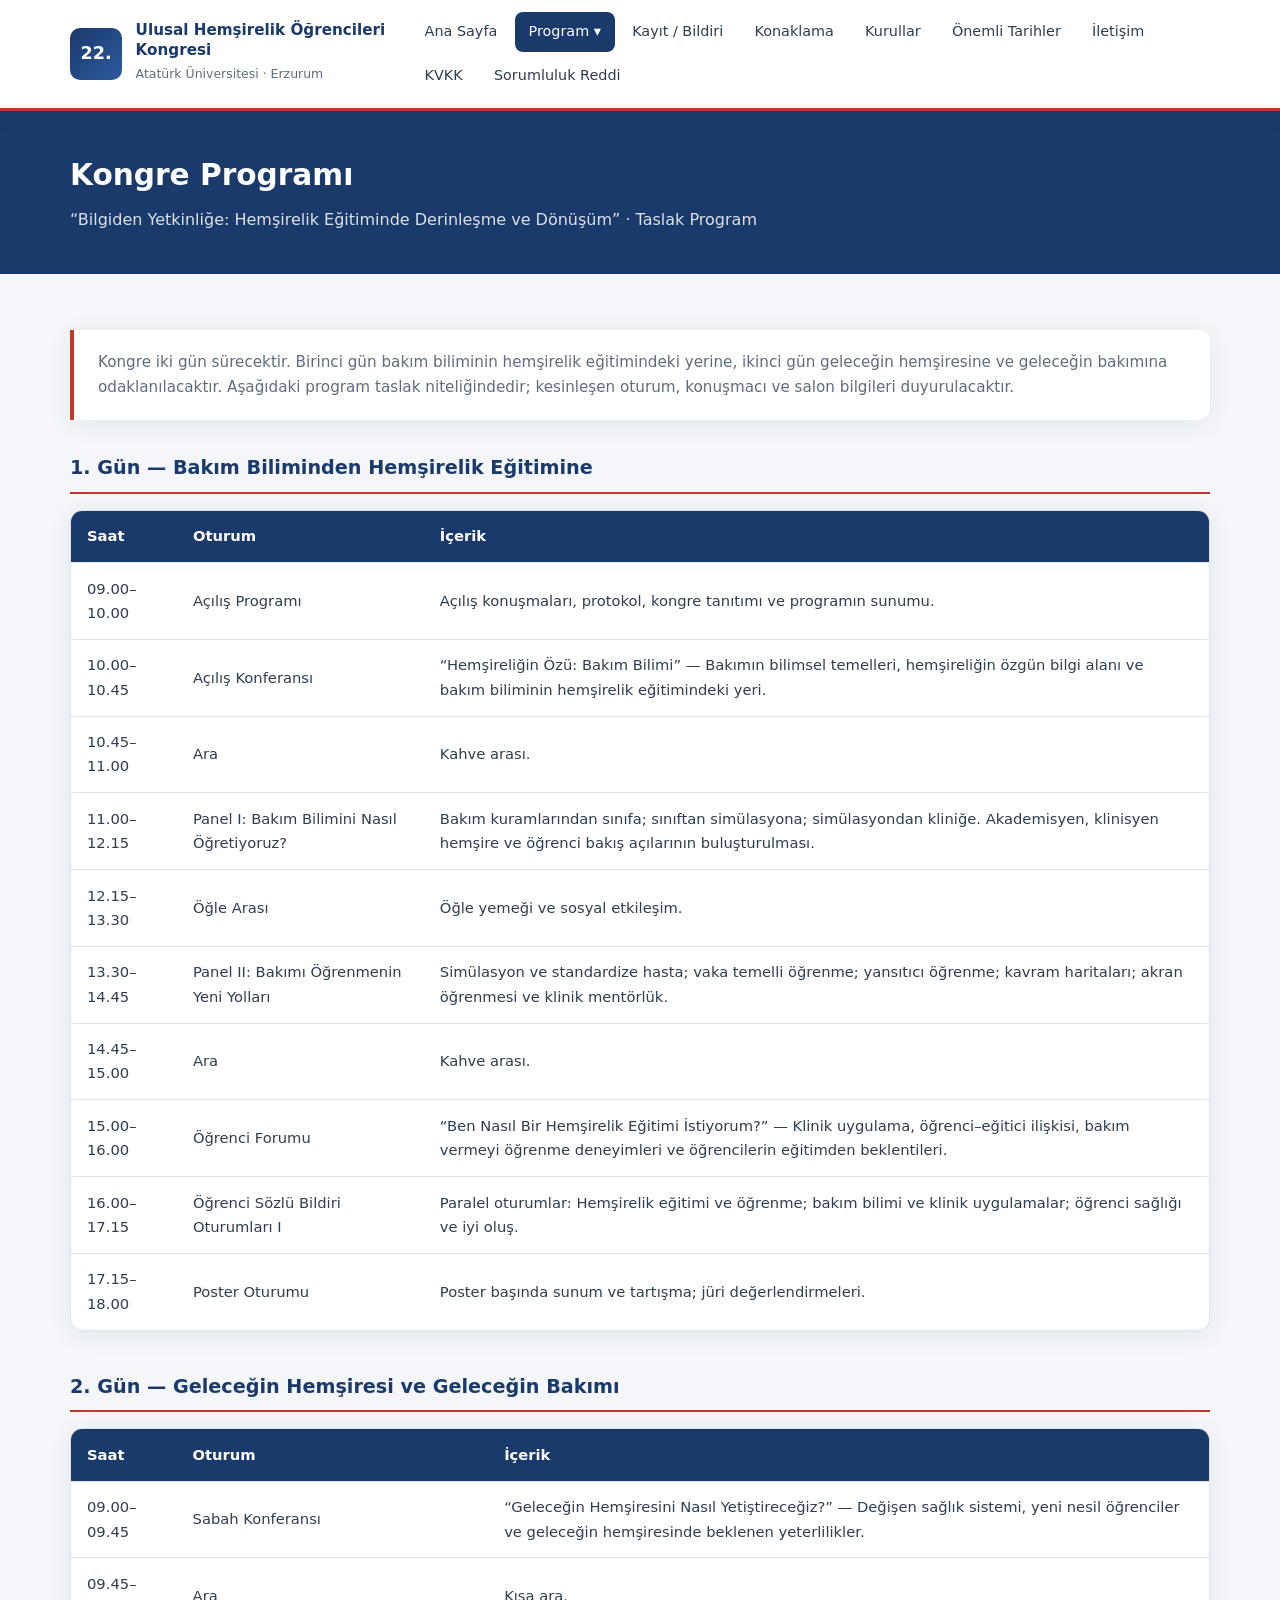
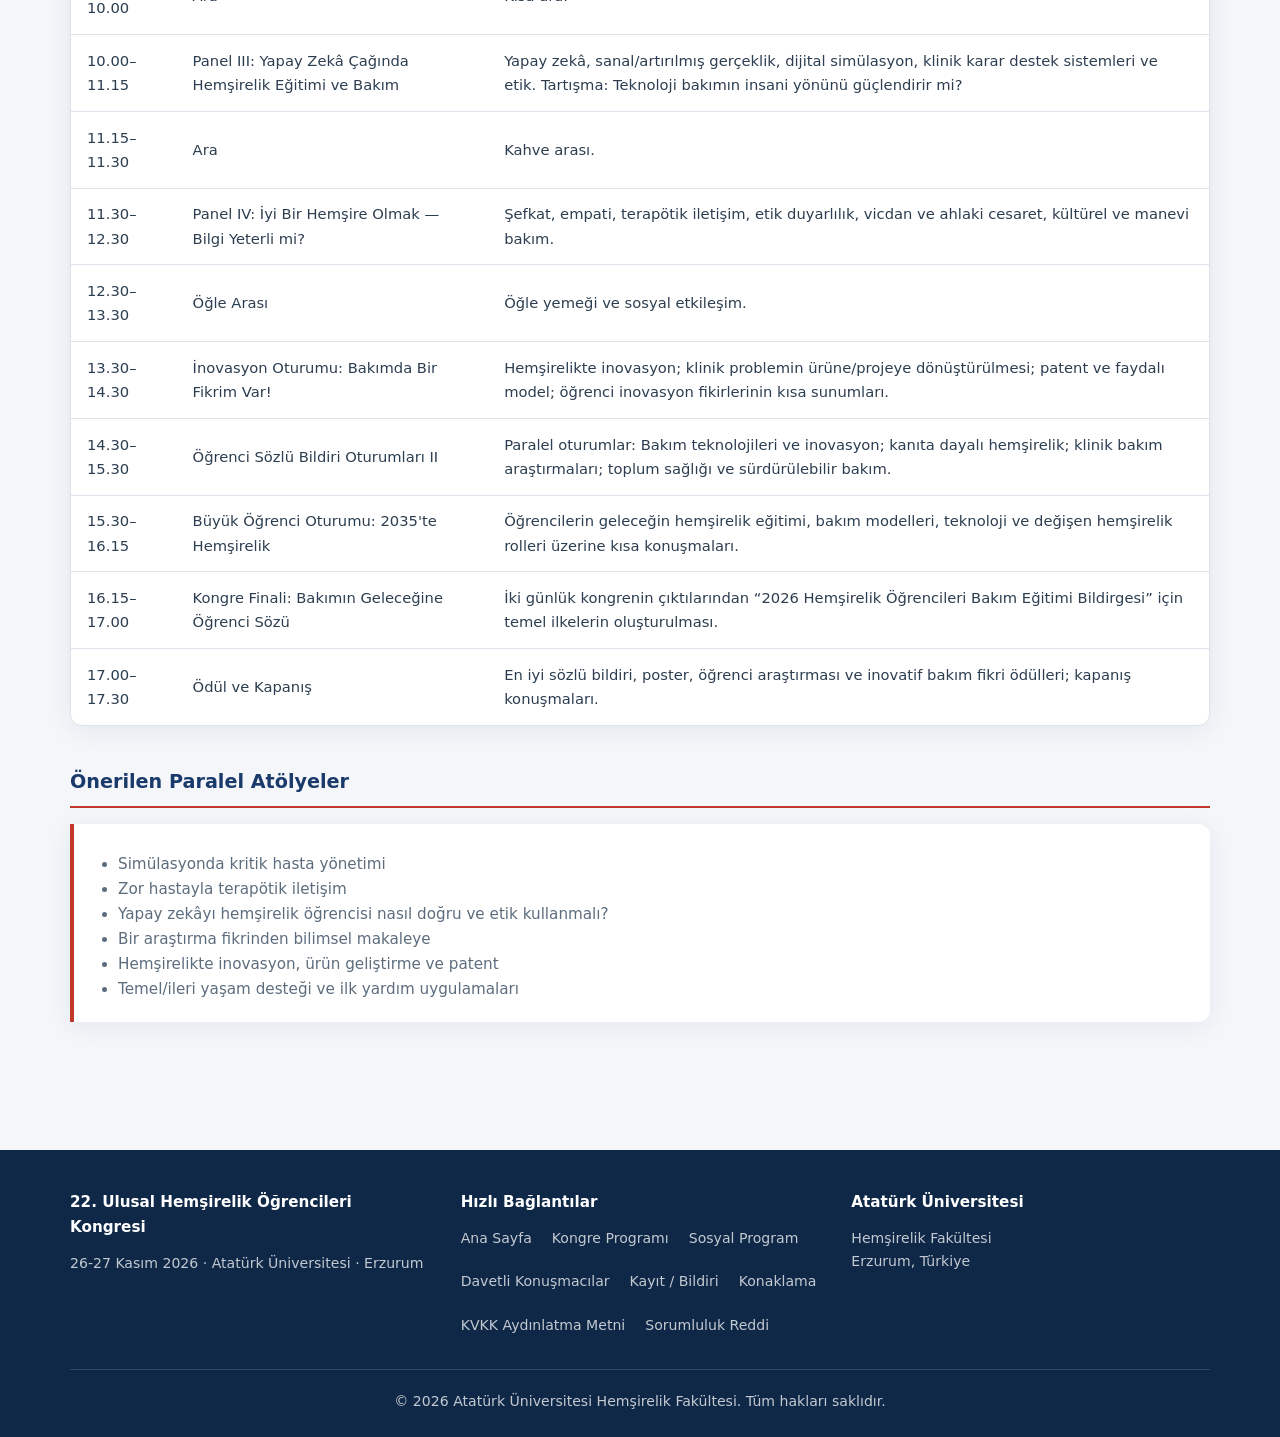
<file: 22-ulusal-ogrenci-hemsireler-kongresi/program.html>
<!DOCTYPE html>
<html lang="tr">
<head>
  <meta charset="UTF-8">
  <meta name="viewport" content="width=device-width, initial-scale=1.0">
  <meta name="description" content="22. Ulusal Hemşirelik Öğrencileri Kongresi taslak bilimsel programı — “Bilgiden Yetkinliğe: Hemşirelik Eğitiminde Derinleşme ve Dönüşüm”">
  <title>Kongre Programı — 22. Ulusal Hemşirelik Öğrencileri Kongresi</title>
  <link rel="stylesheet" href="css/style.css">
  <style>
    .main-nav li.has-sub { position: relative; }
    .main-nav .submenu { display: none; position: absolute; top: 100%; left: 0; min-width: 260px; margin: 0; padding: 0.5rem 0; list-style: none; background: #fff; border-radius: 12px; box-shadow: 0 8px 24px rgba(0,0,0,0.18); z-index: 100; flex-direction: column; }
    .main-nav li.has-sub:hover > .submenu, .main-nav li.has-sub:focus-within > .submenu { display: flex; }
    .main-nav .submenu li { display: block; border: 0; margin: 0; }
    .main-nav .submenu a { display: block; padding: 0.65rem 1.25rem; color: #555 !important; white-space: normal; }
    .main-nav .submenu a:hover { color: #1f2f5c !important; background: #f3f5f9; }
    @media (max-width: 768px) { .main-nav .submenu { display: flex; position: static; box-shadow: none; background: transparent; padding: 0 0 0 1rem; } .main-nav .submenu a { color: inherit !important; } }
  </style>
</head>
<body>

  <header class="site-header">
    <div class="container header-inner">
      <a href="index.html" class="logo-block">
        <div class="logo-icon">22.</div>
        <div class="logo-text">
          <strong>Ulusal Hemşirelik Öğrencileri Kongresi</strong>
          <span>Atatürk Üniversitesi · Erzurum</span>
        </div>
      </a>
      <button class="menu-toggle" aria-label="Menü">☰</button>
      <nav class="main-nav">
        <ul>
          <li><a href="index.html">Ana Sayfa</a></li>
          <li class="has-sub"><a href="program.html">Program ▾</a>
            <ul class="submenu">
              <li><a href="program.html">Kongre Programı</a></li>
              <li><a href="sosyal-program.html">Sosyal Program</a></li>
              <li><a href="konusmacilar.html">Davetli Konuşmacılar ve Oturum Başkanları</a></li>
            </ul>
          </li>
          <li><a href="kayit-bildiri.html">Kayıt / Bildiri</a></li>
          <li><a href="konaklama.html">Konaklama</a></li>
          <li><a href="kurullar.html">Kurullar</a></li>
          <li><a href="index.html#tarihler">Önemli Tarihler</a></li>
          <li><a href="index.html#iletisim">İletişim</a></li>
          <li><a href="kvkk.html">KVKK</a></li>
          <li><a href="sorumluluk-reddi.html">Sorumluluk Reddi</a></li>
        </ul>
      </nav>
    </div>
  </header>

  <div class="page-header">
    <div class="container">
      <h1>Kongre Programı</h1>
      <p>“Bilgiden Yetkinliğe: Hemşirelik Eğitiminde Derinleşme ve Dönüşüm” · Taslak Program</p>
    </div>
  </div>

  <section>
    <div class="container">

      <div class="info-box" style="margin-bottom: 2rem;">
        <p>
          Kongre iki gün sürecektir. Birinci gün bakım biliminin hemşirelik eğitimindeki yerine, ikinci gün geleceğin hemşiresine ve geleceğin bakımına odaklanılacaktır. Aşağıdaki program taslak niteliğindedir; kesinleşen oturum, konuşmacı ve salon bilgileri duyurulacaktır.
        </p>
      </div>

      <div class="committee-group" id="gun-1">
        <h3>1. Gün — Bakım Biliminden Hemşirelik Eğitimine</h3>
        <div class="table-wrap">
          <table>
            <thead>
              <tr>
                <th>Saat</th>
                <th>Oturum</th>
                <th>İçerik</th>
              </tr>
            </thead>
            <tbody>
              <tr>
                <td>09.00–10.00</td>
                <td>Açılış Programı</td>
                <td>Açılış konuşmaları, protokol, kongre tanıtımı ve programın sunumu.</td>
              </tr>
              <tr>
                <td>10.00–10.45</td>
                <td>Açılış Konferansı</td>
                <td>“Hemşireliğin Özü: Bakım Bilimi” — Bakımın bilimsel temelleri, hemşireliğin özgün bilgi alanı ve bakım biliminin hemşirelik eğitimindeki yeri.</td>
              </tr>
              <tr>
                <td>10.45–11.00</td>
                <td>Ara</td>
                <td>Kahve arası.</td>
              </tr>
              <tr>
                <td>11.00–12.15</td>
                <td>Panel I: Bakım Bilimini Nasıl Öğretiyoruz?</td>
                <td>Bakım kuramlarından sınıfa; sınıftan simülasyona; simülasyondan kliniğe. Akademisyen, klinisyen hemşire ve öğrenci bakış açılarının buluşturulması.</td>
              </tr>
              <tr>
                <td>12.15–13.30</td>
                <td>Öğle Arası</td>
                <td>Öğle yemeği ve sosyal etkileşim.</td>
              </tr>
              <tr>
                <td>13.30–14.45</td>
                <td>Panel II: Bakımı Öğrenmenin Yeni Yolları</td>
                <td>Simülasyon ve standardize hasta; vaka temelli öğrenme; yansıtıcı öğrenme; kavram haritaları; akran öğrenmesi ve klinik mentörlük.</td>
              </tr>
              <tr>
                <td>14.45–15.00</td>
                <td>Ara</td>
                <td>Kahve arası.</td>
              </tr>
              <tr>
                <td>15.00–16.00</td>
                <td>Öğrenci Forumu</td>
                <td>“Ben Nasıl Bir Hemşirelik Eğitimi İstiyorum?” — Klinik uygulama, öğrenci–eğitici ilişkisi, bakım vermeyi öğrenme deneyimleri ve öğrencilerin eğitimden beklentileri.</td>
              </tr>
              <tr>
                <td>16.00–17.15</td>
                <td>Öğrenci Sözlü Bildiri Oturumları I</td>
                <td>Paralel oturumlar: Hemşirelik eğitimi ve öğrenme; bakım bilimi ve klinik uygulamalar; öğrenci sağlığı ve iyi oluş.</td>
              </tr>
              <tr>
                <td>17.15–18.00</td>
                <td>Poster Oturumu</td>
                <td>Poster başında sunum ve tartışma; jüri değerlendirmeleri.</td>
              </tr>
            </tbody>
          </table>
        </div>
      </div>

      <div class="committee-group" id="gun-2">
        <h3>2. Gün — Geleceğin Hemşiresi ve Geleceğin Bakımı</h3>
        <div class="table-wrap">
          <table>
            <thead>
              <tr>
                <th>Saat</th>
                <th>Oturum</th>
                <th>İçerik</th>
              </tr>
            </thead>
            <tbody>
              <tr>
                <td>09.00–09.45</td>
                <td>Sabah Konferansı</td>
                <td>“Geleceğin Hemşiresini Nasıl Yetiştireceğiz?” — Değişen sağlık sistemi, yeni nesil öğrenciler ve geleceğin hemşiresinde beklenen yeterlilikler.</td>
              </tr>
              <tr>
                <td>09.45–10.00</td>
                <td>Ara</td>
                <td>Kısa ara.</td>
              </tr>
              <tr>
                <td>10.00–11.15</td>
                <td>Panel III: Yapay Zekâ Çağında Hemşirelik Eğitimi ve Bakım</td>
                <td>Yapay zekâ, sanal/artırılmış gerçeklik, dijital simülasyon, klinik karar destek sistemleri ve etik. Tartışma: Teknoloji bakımın insani yönünü güçlendirir mi?</td>
              </tr>
              <tr>
                <td>11.15–11.30</td>
                <td>Ara</td>
                <td>Kahve arası.</td>
              </tr>
              <tr>
                <td>11.30–12.30</td>
                <td>Panel IV: İyi Bir Hemşire Olmak — Bilgi Yeterli mi?</td>
                <td>Şefkat, empati, terapötik iletişim, etik duyarlılık, vicdan ve ahlaki cesaret, kültürel ve manevi bakım.</td>
              </tr>
              <tr>
                <td>12.30–13.30</td>
                <td>Öğle Arası</td>
                <td>Öğle yemeği ve sosyal etkileşim.</td>
              </tr>
              <tr>
                <td>13.30–14.30</td>
                <td>İnovasyon Oturumu: Bakımda Bir Fikrim Var!</td>
                <td>Hemşirelikte inovasyon; klinik problemin ürüne/projeye dönüştürülmesi; patent ve faydalı model; öğrenci inovasyon fikirlerinin kısa sunumları.</td>
              </tr>
              <tr>
                <td>14.30–15.30</td>
                <td>Öğrenci Sözlü Bildiri Oturumları II</td>
                <td>Paralel oturumlar: Bakım teknolojileri ve inovasyon; kanıta dayalı hemşirelik; klinik bakım araştırmaları; toplum sağlığı ve sürdürülebilir bakım.</td>
              </tr>
              <tr>
                <td>15.30–16.15</td>
                <td>Büyük Öğrenci Oturumu: 2035'te Hemşirelik</td>
                <td>Öğrencilerin geleceğin hemşirelik eğitimi, bakım modelleri, teknoloji ve değişen hemşirelik rolleri üzerine kısa konuşmaları.</td>
              </tr>
              <tr>
                <td>16.15–17.00</td>
                <td>Kongre Finali: Bakımın Geleceğine Öğrenci Sözü</td>
                <td>İki günlük kongrenin çıktılarından “2026 Hemşirelik Öğrencileri Bakım Eğitimi Bildirgesi” için temel ilkelerin oluşturulması.</td>
              </tr>
              <tr>
                <td>17.00–17.30</td>
                <td>Ödül ve Kapanış</td>
                <td>En iyi sözlü bildiri, poster, öğrenci araştırması ve inovatif bakım fikri ödülleri; kapanış konuşmaları.</td>
              </tr>
            </tbody>
          </table>
        </div>
      </div>

      <div class="committee-group" id="atolyeler">
        <h3>Önerilen Paralel Atölyeler</h3>
        <div class="info-box">
          <ul>
            <li>Simülasyonda kritik hasta yönetimi</li>
            <li>Zor hastayla terapötik iletişim</li>
            <li>Yapay zekâyı hemşirelik öğrencisi nasıl doğru ve etik kullanmalı?</li>
            <li>Bir araştırma fikrinden bilimsel makaleye</li>
            <li>Hemşirelikte inovasyon, ürün geliştirme ve patent</li>
            <li>Temel/ileri yaşam desteği ve ilk yardım uygulamaları</li>
          </ul>
        </div>
      </div>

    </div>
  </section>

  <footer class="site-footer">
    <div class="container">
      <div class="footer-grid">
        <div>
          <h4>22. Ulusal Hemşirelik Öğrencileri Kongresi</h4>
          <p>26-27 Kasım 2026 · Atatürk Üniversitesi · Erzurum</p>
        </div>
        <div>
          <h4>Hızlı Bağlantılar</h4>
          <div class="footer-links">
            <a href="index.html">Ana Sayfa</a>
            <a href="program.html">Kongre Programı</a>
            <a href="sosyal-program.html">Sosyal Program</a>
            <a href="konusmacilar.html">Davetli Konuşmacılar</a>
            <a href="kayit-bildiri.html">Kayıt / Bildiri</a>
            <a href="konaklama.html">Konaklama</a>
            <a href="kvkk.html">KVKK Aydınlatma Metni</a>
            <a href="sorumluluk-reddi.html">Sorumluluk Reddi</a>
          </div>
        </div>
        <div>
          <h4>Atatürk Üniversitesi</h4>
          <p>Hemşirelik Fakültesi</p>
          <p>Erzurum, Türkiye</p>
        </div>
      </div>
      <div class="footer-bottom">
        <p>&copy; 2026 Atatürk Üniversitesi Hemşirelik Fakültesi. Tüm hakları saklıdır.</p>
      </div>
    </div>
  </footer>

  <script src="js/main.js"></script>
</body>
</html>
</file>
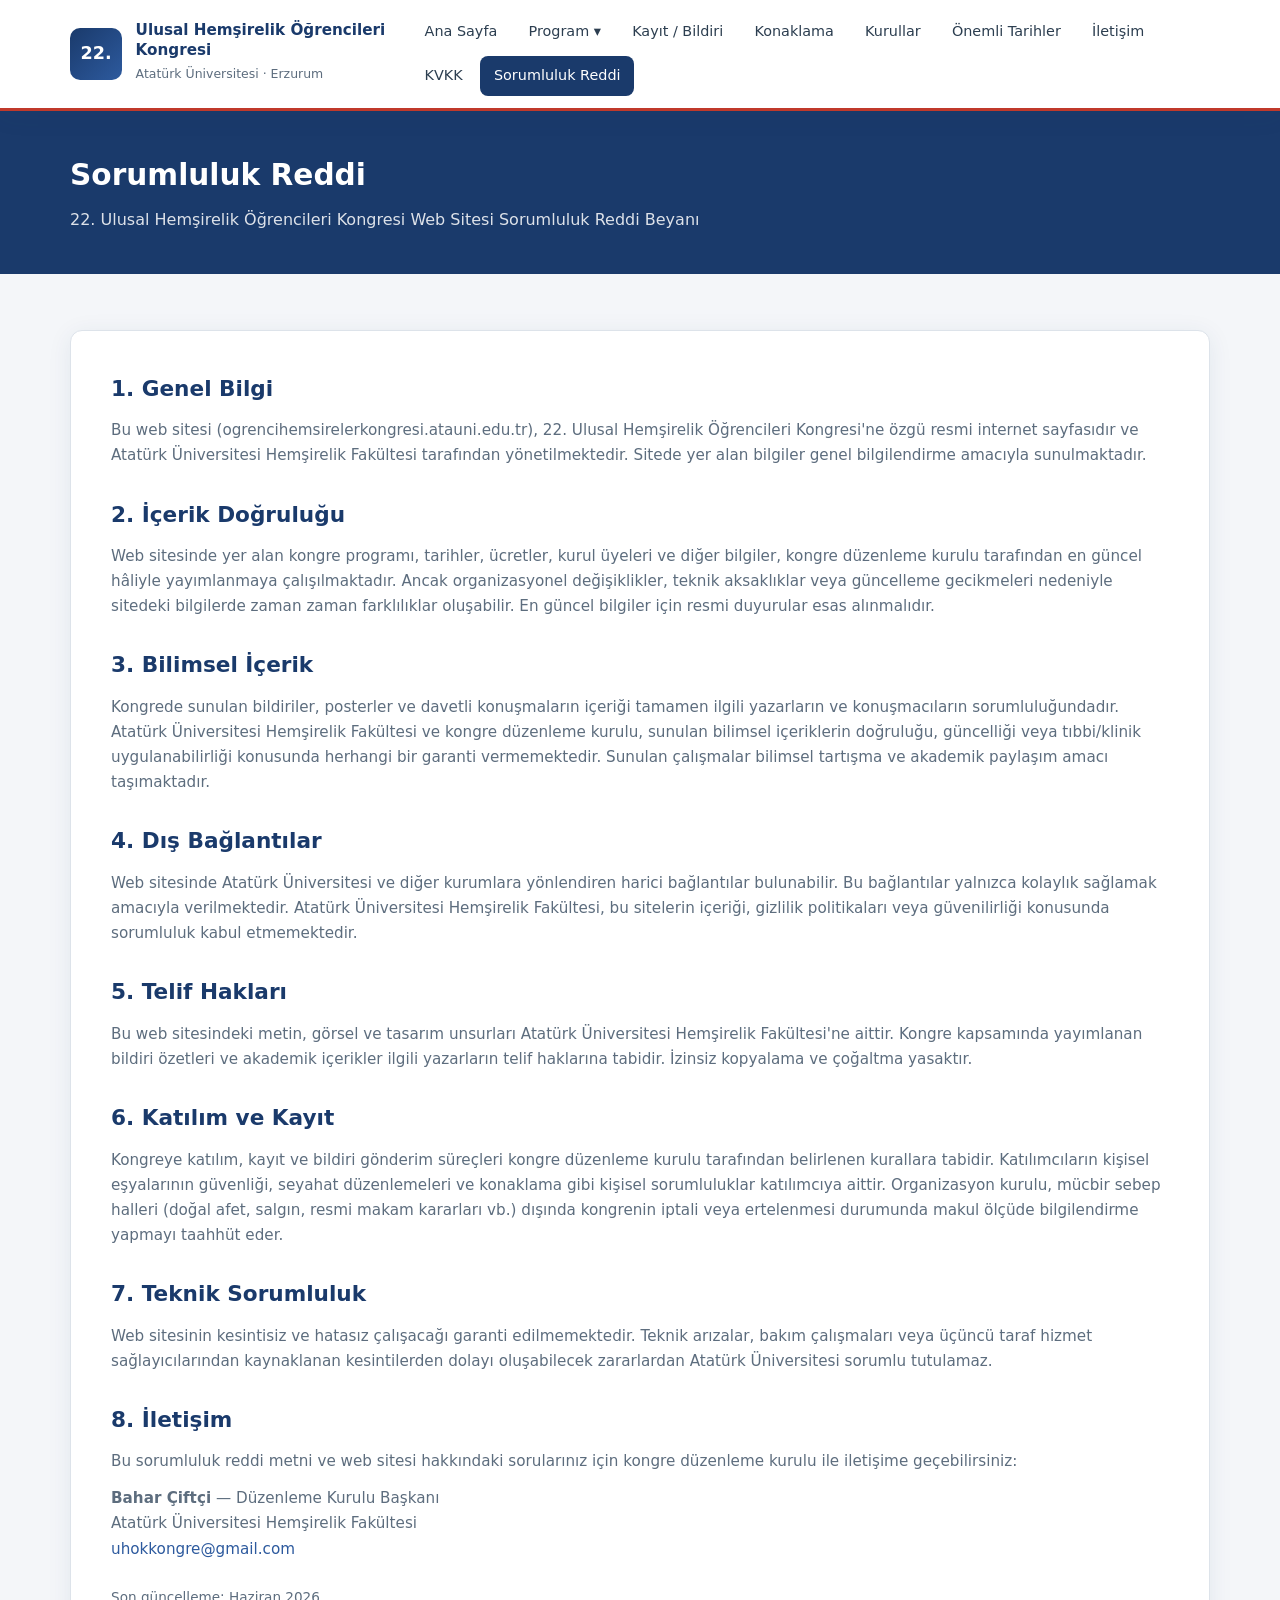
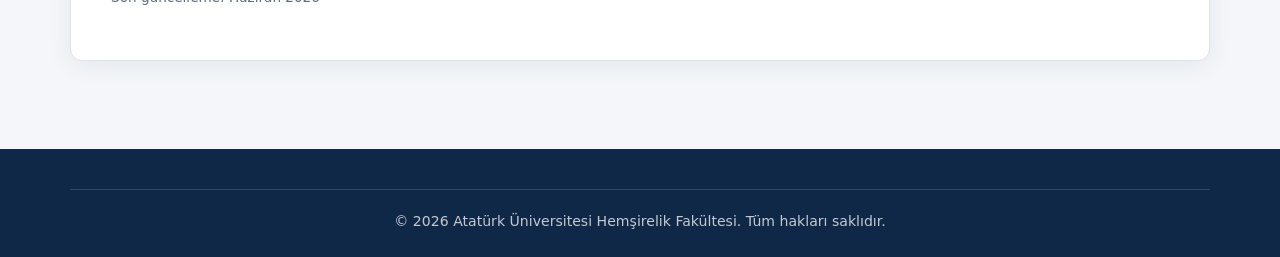
<file: 22-ulusal-ogrenci-hemsireler-kongresi/sorumluluk-reddi.html>
<!DOCTYPE html>
<html lang="tr">
<head>
  <meta charset="UTF-8">
  <meta name="viewport" content="width=device-width, initial-scale=1.0">
  <title>Sorumluluk Reddi — 22. Ulusal Hemşirelik Öğrencileri Kongresi</title>
  <link rel="stylesheet" href="css/style.css">
  <style>
    .main-nav li.has-sub { position: relative; }
    .main-nav .submenu { display: none; position: absolute; top: 100%; left: 0; min-width: 260px; margin: 0; padding: 0.5rem 0; list-style: none; background: #fff; border-radius: 12px; box-shadow: 0 8px 24px rgba(0,0,0,0.18); z-index: 100; flex-direction: column; }
    .main-nav li.has-sub:hover > .submenu, .main-nav li.has-sub:focus-within > .submenu { display: flex; }
    .main-nav .submenu li { display: block; border: 0; margin: 0; }
    .main-nav .submenu a { display: block; padding: 0.65rem 1.25rem; color: #555 !important; white-space: normal; }
    .main-nav .submenu a:hover { color: #1f2f5c !important; background: #f3f5f9; }
    @media (max-width: 768px) { .main-nav .submenu { display: flex; position: static; box-shadow: none; background: transparent; padding: 0 0 0 1rem; } .main-nav .submenu a { color: inherit !important; } }
  </style>
</head>
<body>

  <header class="site-header">
    <div class="container header-inner">
      <a href="index.html" class="logo-block">
        <div class="logo-icon">22.</div>
        <div class="logo-text">
          <strong>Ulusal Hemşirelik Öğrencileri Kongresi</strong>
          <span>Atatürk Üniversitesi · Erzurum</span>
        </div>
      </a>
      <button class="menu-toggle" aria-label="Menü">☰</button>
      <nav class="main-nav">
        <ul>
          <li><a href="index.html">Ana Sayfa</a></li>
          <li class="has-sub"><a href="program.html">Program ▾</a>
            <ul class="submenu">
              <li><a href="program.html">Kongre Programı</a></li>
              <li><a href="sosyal-program.html">Sosyal Program</a></li>
              <li><a href="konusmacilar.html">Davetli Konuşmacılar ve Oturum Başkanları</a></li>
            </ul>
          </li>
          <li><a href="kayit-bildiri.html">Kayıt / Bildiri</a></li>
          <li><a href="konaklama.html">Konaklama</a></li>
          <li><a href="kurullar.html">Kurullar</a></li>
          <li><a href="index.html#tarihler">Önemli Tarihler</a></li>
          <li><a href="index.html#iletisim">İletişim</a></li>
          <li><a href="kvkk.html">KVKK</a></li>
          <li><a href="sorumluluk-reddi.html">Sorumluluk Reddi</a></li>
        </ul>
      </nav>
    </div>
  </header>

  <div class="page-header">
    <div class="container">
      <h1>Sorumluluk Reddi</h1>
      <p>22. Ulusal Hemşirelik Öğrencileri Kongresi Web Sitesi Sorumluluk Reddi Beyanı</p>
    </div>
  </div>

  <section>
    <div class="container">
      <div class="legal-content">

        <h2>1. Genel Bilgi</h2>
        <p>
          Bu web sitesi (ogrencihemsirelerkongresi.atauni.edu.tr), 22. Ulusal Hemşirelik Öğrencileri Kongresi'ne özgü resmi internet sayfasıdır ve Atatürk Üniversitesi Hemşirelik Fakültesi tarafından yönetilmektedir. Sitede yer alan bilgiler genel bilgilendirme amacıyla sunulmaktadır.
        </p>

        <h2>2. İçerik Doğruluğu</h2>
        <p>
          Web sitesinde yer alan kongre programı, tarihler, ücretler, kurul üyeleri ve diğer bilgiler, kongre düzenleme kurulu tarafından en güncel hâliyle yayımlanmaya çalışılmaktadır. Ancak organizasyonel değişiklikler, teknik aksaklıklar veya güncelleme gecikmeleri nedeniyle sitedeki bilgilerde zaman zaman farklılıklar oluşabilir. En güncel bilgiler için resmi duyurular esas alınmalıdır.
        </p>

        <h2>3. Bilimsel İçerik</h2>
        <p>
          Kongrede sunulan bildiriler, posterler ve davetli konuşmaların içeriği tamamen ilgili yazarların ve konuşmacıların sorumluluğundadır. Atatürk Üniversitesi Hemşirelik Fakültesi ve kongre düzenleme kurulu, sunulan bilimsel içeriklerin doğruluğu, güncelliği veya tıbbi/klinik uygulanabilirliği konusunda herhangi bir garanti vermemektedir. Sunulan çalışmalar bilimsel tartışma ve akademik paylaşım amacı taşımaktadır.
        </p>

        <h2>4. Dış Bağlantılar</h2>
        <p>
          Web sitesinde Atatürk Üniversitesi ve diğer kurumlara yönlendiren harici bağlantılar bulunabilir. Bu bağlantılar yalnızca kolaylık sağlamak amacıyla verilmektedir. Atatürk Üniversitesi Hemşirelik Fakültesi, bu sitelerin içeriği, gizlilik politikaları veya güvenilirliği konusunda sorumluluk kabul etmemektedir.
        </p>

        <h2>5. Telif Hakları</h2>
        <p>
          Bu web sitesindeki metin, görsel ve tasarım unsurları Atatürk Üniversitesi Hemşirelik Fakültesi'ne aittir. Kongre kapsamında yayımlanan bildiri özetleri ve akademik içerikler ilgili yazarların telif haklarına tabidir. İzinsiz kopyalama ve çoğaltma yasaktır.
        </p>

        <h2>6. Katılım ve Kayıt</h2>
        <p>
          Kongreye katılım, kayıt ve bildiri gönderim süreçleri kongre düzenleme kurulu tarafından belirlenen kurallara tabidir. Katılımcıların kişisel eşyalarının güvenliği, seyahat düzenlemeleri ve konaklama gibi kişisel sorumluluklar katılımcıya aittir. Organizasyon kurulu, mücbir sebep halleri (doğal afet, salgın, resmi makam kararları vb.) dışında kongrenin iptali veya ertelenmesi durumunda makul ölçüde bilgilendirme yapmayı taahhüt eder.
        </p>

        <h2>7. Teknik Sorumluluk</h2>
        <p>
          Web sitesinin kesintisiz ve hatasız çalışacağı garanti edilmemektedir. Teknik arızalar, bakım çalışmaları veya üçüncü taraf hizmet sağlayıcılarından kaynaklanan kesintilerden dolayı oluşabilecek zararlardan Atatürk Üniversitesi sorumlu tutulamaz.
        </p>

        <h2>8. İletişim</h2>
        <p>
          Bu sorumluluk reddi metni ve web sitesi hakkındaki sorularınız için kongre düzenleme kurulu ile iletişime geçebilirsiniz:
        </p>
        <p>
          <strong>Bahar Çiftçi</strong> — Düzenleme Kurulu Başkanı<br>
          Atatürk Üniversitesi Hemşirelik Fakültesi<br>
          <a href="mailto:uhokkongre@gmail.com">uhokkongre@gmail.com</a>
        </p>

        <p style="margin-top: 1.5rem; font-size: 0.85rem; color: var(--text-muted);">
          Son güncelleme: Haziran 2026
        </p>

      </div>
    </div>
  </section>

  <footer class="site-footer">
    <div class="container">
      <div class="footer-bottom">
        <p>&copy; 2026 Atatürk Üniversitesi Hemşirelik Fakültesi. Tüm hakları saklıdır.</p>
      </div>
    </div>
  </footer>

  <script src="js/main.js"></script>
</body>
</html>
</file>
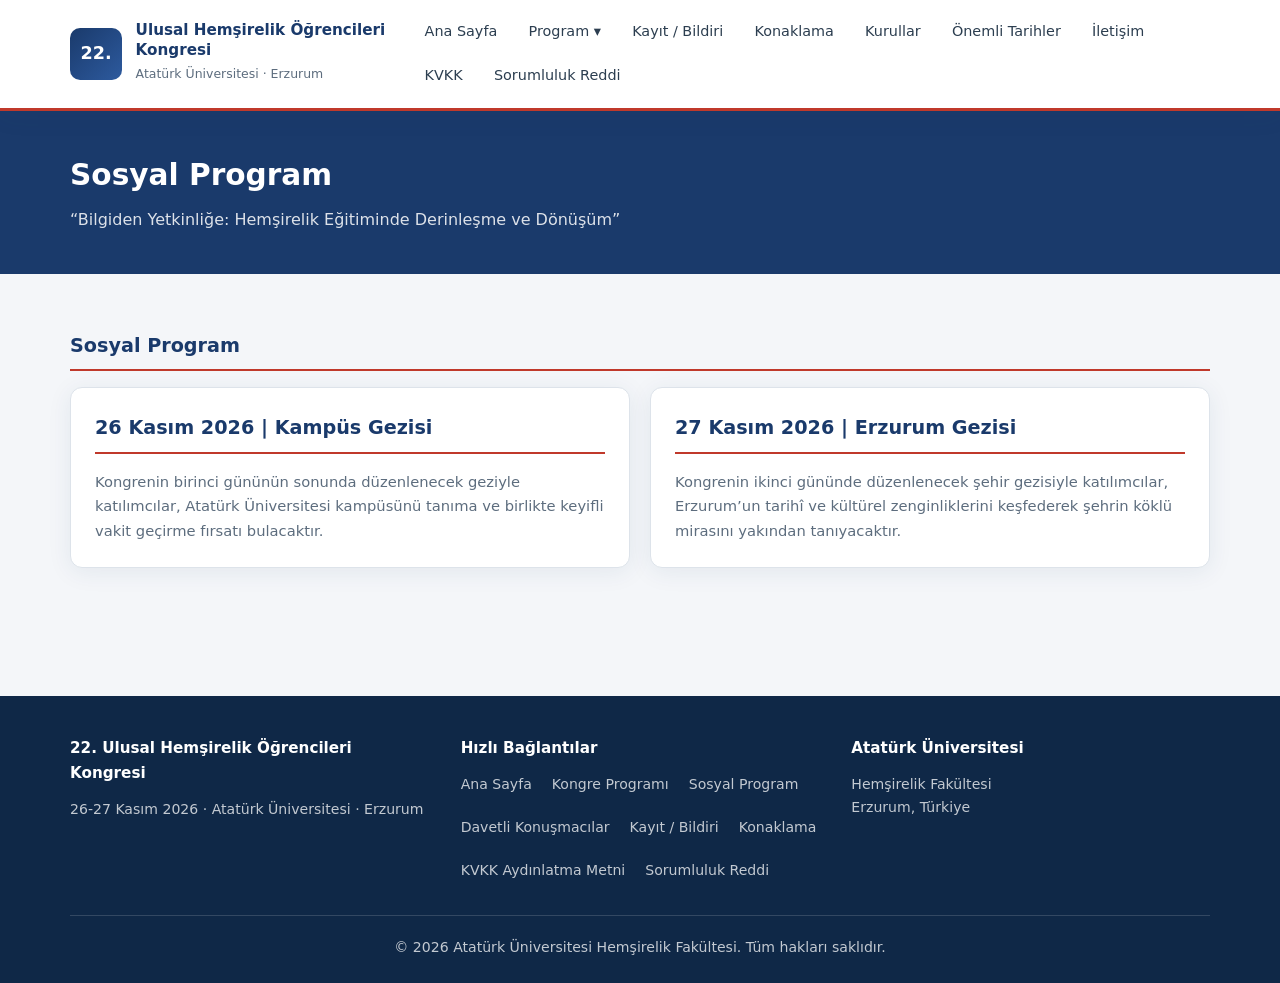
<file: 22-ulusal-ogrenci-hemsireler-kongresi/sosyal-program.html>
<!DOCTYPE html>
<html lang="tr">
<head>
  <meta charset="UTF-8">
  <meta name="viewport" content="width=device-width, initial-scale=1.0">
  <meta name="description" content="22. Ulusal Hemşirelik Öğrencileri Kongresi sosyal programı">
  <title>Sosyal Program — 22. Ulusal Hemşirelik Öğrencileri Kongresi</title>
  <link rel="stylesheet" href="css/style.css">
  <style>
    .main-nav li.has-sub { position: relative; }
    .main-nav .submenu { display: none; position: absolute; top: 100%; left: 0; min-width: 260px; margin: 0; padding: 0.5rem 0; list-style: none; background: #fff; border-radius: 12px; box-shadow: 0 8px 24px rgba(0,0,0,0.18); z-index: 100; flex-direction: column; }
    .main-nav li.has-sub:hover > .submenu, .main-nav li.has-sub:focus-within > .submenu { display: flex; }
    .main-nav .submenu li { display: block; border: 0; margin: 0; }
    .main-nav .submenu a { display: block; padding: 0.65rem 1.25rem; color: #555 !important; white-space: normal; }
    .main-nav .submenu a:hover { color: #1f2f5c !important; background: #f3f5f9; }
    @media (max-width: 768px) { .main-nav .submenu { display: flex; position: static; box-shadow: none; background: transparent; padding: 0 0 0 1rem; } .main-nav .submenu a { color: inherit !important; } }
  </style>
</head>
<body>

  <header class="site-header">
    <div class="container header-inner">
      <a href="index.html" class="logo-block">
        <div class="logo-icon">22.</div>
        <div class="logo-text">
          <strong>Ulusal Hemşirelik Öğrencileri Kongresi</strong>
          <span>Atatürk Üniversitesi · Erzurum</span>
        </div>
      </a>
      <button class="menu-toggle" aria-label="Menü">☰</button>
      <nav class="main-nav">
        <ul>
          <li><a href="index.html">Ana Sayfa</a></li>
          <li class="has-sub"><a href="program.html">Program ▾</a>
            <ul class="submenu">
              <li><a href="program.html">Kongre Programı</a></li>
              <li><a href="sosyal-program.html">Sosyal Program</a></li>
              <li><a href="konusmacilar.html">Davetli Konuşmacılar ve Oturum Başkanları</a></li>
            </ul>
          </li>
          <li><a href="kayit-bildiri.html">Kayıt / Bildiri</a></li>
          <li><a href="konaklama.html">Konaklama</a></li>
          <li><a href="kurullar.html">Kurullar</a></li>
          <li><a href="index.html#tarihler">Önemli Tarihler</a></li>
          <li><a href="index.html#iletisim">İletişim</a></li>
          <li><a href="kvkk.html">KVKK</a></li>
          <li><a href="sorumluluk-reddi.html">Sorumluluk Reddi</a></li>
        </ul>
      </nav>
    </div>
  </header>

  <div class="page-header">
    <div class="container">
      <h1>Sosyal Program</h1>
      <p>“Bilgiden Yetkinliğe: Hemşirelik Eğitiminde Derinleşme ve Dönüşüm”</p>
    </div>
  </div>

  <section>
    <div class="container">
      <div class="committee-group" id="sosyal-program">
        <h3>Sosyal Program</h3>
        <div class="cards-grid">
          <div class="card">
            <h3>26 Kasım 2026 | Kampüs Gezisi</h3>
            <p>Kongrenin birinci gününün sonunda düzenlenecek geziyle katılımcılar, Atatürk Üniversitesi kampüsünü tanıma ve birlikte keyifli vakit geçirme fırsatı bulacaktır.</p>
          </div>
          <div class="card">
            <h3>27 Kasım 2026 | Erzurum Gezisi</h3>
            <p>Kongrenin ikinci gününde düzenlenecek şehir gezisiyle katılımcılar, Erzurum’un tarihî ve kültürel zenginliklerini keşfederek şehrin köklü mirasını yakından tanıyacaktır.</p>
          </div>
        </div>
      </div>


    </div>
  </section>

  <footer class="site-footer">
    <div class="container">
      <div class="footer-grid">
        <div>
          <h4>22. Ulusal Hemşirelik Öğrencileri Kongresi</h4>
          <p>26-27 Kasım 2026 · Atatürk Üniversitesi · Erzurum</p>
        </div>
        <div>
          <h4>Hızlı Bağlantılar</h4>
          <div class="footer-links">
            <a href="index.html">Ana Sayfa</a>
            <a href="program.html">Kongre Programı</a>
            <a href="sosyal-program.html">Sosyal Program</a>
            <a href="konusmacilar.html">Davetli Konuşmacılar</a>
            <a href="kayit-bildiri.html">Kayıt / Bildiri</a>
            <a href="konaklama.html">Konaklama</a>
            <a href="kvkk.html">KVKK Aydınlatma Metni</a>
            <a href="sorumluluk-reddi.html">Sorumluluk Reddi</a>
          </div>
        </div>
        <div>
          <h4>Atatürk Üniversitesi</h4>
          <p>Hemşirelik Fakültesi</p>
          <p>Erzurum, Türkiye</p>
        </div>
      </div>
      <div class="footer-bottom">
        <p>&copy; 2026 Atatürk Üniversitesi Hemşirelik Fakültesi. Tüm hakları saklıdır.</p>
      </div>
    </div>
  </footer>

  <script src="js/main.js"></script>
</body>
</html>
</file>
<file: 22-ulusal-ogrenci-hemsireler-kongresi/css/style.css>
:root {
  --primary: #1a3a6b;
  --primary-light: #2d5a9e;
  --accent: #c0392b;
  --accent-soft: #e74c3c;
  --bg: #f4f6f9;
  --white: #ffffff;
  --text: #2c3e50;
  --text-muted: #5d6d7e;
  --border: #dde3ea;
  --shadow: 0 4px 24px rgba(26, 58, 107, 0.08);
  --radius: 12px;
  --font: "Segoe UI", system-ui, -apple-system, sans-serif;
}

*,
*::before,
*::after {
  box-sizing: border-box;
  margin: 0;
  padding: 0;
}

html {
  scroll-behavior: smooth;
}

body {
  font-family: var(--font);
  color: var(--text);
  background: var(--bg);
  line-height: 1.65;
}

a {
  color: var(--primary-light);
  text-decoration: none;
}

a:hover {
  text-decoration: underline;
}

img {
  max-width: 100%;
  height: auto;
}

.container {
  width: min(1140px, 92%);
  margin: 0 auto;
}

/* Header */
.site-header {
  background: var(--white);
  border-bottom: 3px solid var(--accent);
  position: sticky;
  top: 0;
  z-index: 100;
  box-shadow: var(--shadow);
}

.header-inner {
  display: flex;
  align-items: center;
  justify-content: space-between;
  padding: 0.75rem 0;
  gap: 1rem;
}

.logo-block {
  display: flex;
  align-items: center;
  gap: 0.85rem;
  text-decoration: none;
  color: inherit;
}

.logo-block:hover {
  text-decoration: none;
}

.logo-icon {
  width: 52px;
  height: 52px;
  background: linear-gradient(135deg, var(--primary), var(--primary-light));
  border-radius: 10px;
  display: flex;
  align-items: center;
  justify-content: center;
  color: white;
  font-weight: 800;
  font-size: 1.1rem;
  flex-shrink: 0;
}

.logo-text strong {
  display: block;
  font-size: 0.95rem;
  color: var(--primary);
  line-height: 1.3;
}

.logo-text span {
  font-size: 0.78rem;
  color: var(--text-muted);
}

.main-nav ul {
  display: flex;
  list-style: none;
  gap: 0.25rem;
  flex-wrap: wrap;
}

.main-nav a {
  display: block;
  padding: 0.5rem 0.85rem;
  color: var(--text);
  font-size: 0.9rem;
  font-weight: 500;
  border-radius: 8px;
  text-decoration: none;
  transition: background 0.2s, color 0.2s;
}

.main-nav a:hover,
.main-nav a.active {
  background: var(--primary);
  color: var(--white);
  text-decoration: none;
}

.menu-toggle {
  display: none;
  background: none;
  border: 2px solid var(--primary);
  color: var(--primary);
  padding: 0.4rem 0.75rem;
  border-radius: 8px;
  cursor: pointer;
  font-size: 1.1rem;
}

/* Hero */
.hero {
  background: linear-gradient(135deg, var(--primary) 0%, #0f2847 60%, var(--primary-light) 100%);
  color: var(--white);
  padding: 4rem 0 3.5rem;
  position: relative;
  overflow: hidden;
}

.hero::after {
  content: "";
  position: absolute;
  inset: 0;
  background: url("data:image/svg+xml,%3Csvg width='60' height='60' viewBox='0 0 60 60' xmlns='http://www.w3.org/2000/svg'%3E%3Cg fill='none' fill-rule='evenodd'%3E%3Cg fill='%23ffffff' fill-opacity='0.04'%3E%3Cpath d='M36 34v-4h-2v4h-4v2h4v4h2v-4h4v-2h-4zm0-30V0h-2v4h-4v2h4v4h2V6h4V4h-4zM6 34v-4H4v4H0v2h4v4h2v-4h4v-2H6zM6 4V0H4v4H0v2h4v4h2V6h4V4H6z'/%3E%3C/g%3E%3C/g%3E%3C/svg%3E");
  pointer-events: none;
}

.hero .container {
  position: relative;
  z-index: 1;
}

.hero-badge {
  display: inline-block;
  background: rgba(255, 255, 255, 0.15);
  border: 1px solid rgba(255, 255, 255, 0.3);
  padding: 0.35rem 1rem;
  border-radius: 999px;
  font-size: 0.85rem;
  margin-bottom: 1.25rem;
}

.hero h1 {
  font-size: clamp(1.75rem, 4vw, 2.75rem);
  line-height: 1.25;
  margin-bottom: 1rem;
  max-width: 800px;
}

.hero-sub {
  font-size: 1.05rem;
  opacity: 0.92;
  max-width: 680px;
  margin-bottom: 2rem;
}

.hero-meta {
  display: flex;
  flex-wrap: wrap;
  gap: 1rem;
}

.hero-meta-item {
  background: rgba(255, 255, 255, 0.12);
  border: 1px solid rgba(255, 255, 255, 0.2);
  padding: 0.85rem 1.25rem;
  border-radius: var(--radius);
  min-width: 180px;
}

.hero-meta-item strong {
  display: block;
  font-size: 0.75rem;
  text-transform: uppercase;
  letter-spacing: 0.05em;
  opacity: 0.8;
  margin-bottom: 0.25rem;
}

.hero-meta-item span {
  font-size: 1rem;
  font-weight: 600;
}

/* Sections */
section {
  padding: 3.5rem 0;
}

.section-title {
  font-size: 1.75rem;
  color: var(--primary);
  margin-bottom: 0.5rem;
}

.section-title::after {
  content: "";
  display: block;
  width: 60px;
  height: 4px;
  background: var(--accent);
  border-radius: 2px;
  margin-top: 0.5rem;
}

.section-lead {
  color: var(--text-muted);
  margin-bottom: 2rem;
  max-width: 720px;
}

.bg-white {
  background: var(--white);
}

/* Cards grid */
.cards-grid {
  display: grid;
  grid-template-columns: repeat(auto-fit, minmax(260px, 1fr));
  gap: 1.25rem;
}

.card {
  background: var(--white);
  border: 1px solid var(--border);
  border-radius: var(--radius);
  padding: 1.5rem;
  box-shadow: var(--shadow);
  transition: transform 0.2s, box-shadow 0.2s;
}

.card:hover {
  transform: translateY(-3px);
  box-shadow: 0 8px 32px rgba(26, 58, 107, 0.12);
}

.card-icon {
  width: 44px;
  height: 44px;
  background: linear-gradient(135deg, var(--primary), var(--primary-light));
  border-radius: 10px;
  display: flex;
  align-items: center;
  justify-content: center;
  color: white;
  font-size: 1.25rem;
  margin-bottom: 1rem;
}

.card h3 {
  font-size: 1.05rem;
  color: var(--primary);
  margin-bottom: 0.5rem;
}

.card p {
  font-size: 0.92rem;
  color: var(--text-muted);
}

/* Info boxes */
.info-box {
  background: var(--white);
  border-left: 4px solid var(--accent);
  padding: 1.25rem 1.5rem;
  border-radius: 0 var(--radius) var(--radius) 0;
  box-shadow: var(--shadow);
  margin-bottom: 1.25rem;
}

.info-box h3 {
  color: var(--primary);
  font-size: 1.05rem;
  margin-bottom: 0.5rem;
}

.info-box p,
.info-box ul {
  color: var(--text-muted);
  font-size: 0.95rem;
}

.info-box ul {
  padding-left: 1.25rem;
  margin-top: 0.5rem;
}

/* Timeline / dates */
.dates-grid {
  display: grid;
  grid-template-columns: repeat(auto-fit, minmax(220px, 1fr));
  gap: 1rem;
}

.date-card {
  text-align: center;
  background: var(--white);
  border: 2px solid var(--border);
  border-radius: var(--radius);
  padding: 1.5rem 1rem;
}

.date-card .day {
  font-size: 2rem;
  font-weight: 800;
  color: var(--accent);
  line-height: 1;
}

.date-card .month {
  font-size: 0.9rem;
  color: var(--primary);
  font-weight: 600;
  text-transform: uppercase;
  margin: 0.25rem 0;
}

.date-card .label {
  font-size: 0.85rem;
  color: var(--text-muted);
}

/* Committee table */
.table-wrap {
  overflow-x: auto;
  background: var(--white);
  border-radius: var(--radius);
  box-shadow: var(--shadow);
  border: 1px solid var(--border);
}

table {
  width: 100%;
  border-collapse: collapse;
  font-size: 0.92rem;
}

thead {
  background: var(--primary);
  color: var(--white);
}

th,
td {
  padding: 0.85rem 1rem;
  text-align: left;
  border-bottom: 1px solid var(--border);
}

tbody tr:hover {
  background: #f0f4f8;
}

tbody tr:last-child td {
  border-bottom: none;
}

.committee-group {
  margin-bottom: 2.5rem;
}

.committee-group h3 {
  color: var(--primary);
  font-size: 1.2rem;
  margin-bottom: 1rem;
  padding-bottom: 0.5rem;
  border-bottom: 2px solid var(--accent);
}

/* Contact */
.contact-grid {
  display: grid;
  grid-template-columns: repeat(auto-fit, minmax(280px, 1fr));
  gap: 1.5rem;
}

.contact-card {
  background: var(--white);
  padding: 1.75rem;
  border-radius: var(--radius);
  box-shadow: var(--shadow);
  border: 1px solid var(--border);
}

.contact-card h3 {
  color: var(--primary);
  margin-bottom: 1rem;
}

.contact-card p {
  font-size: 0.95rem;
  color: var(--text-muted);
  margin-bottom: 0.5rem;
}

.contact-card a {
  font-weight: 600;
}

/* Legal pages */
.legal-content {
  background: var(--white);
  padding: 2.5rem;
  border-radius: var(--radius);
  box-shadow: var(--shadow);
  border: 1px solid var(--border);
}

.legal-content h2 {
  color: var(--primary);
  font-size: 1.35rem;
  margin: 1.75rem 0 0.75rem;
}

.legal-content h2:first-child {
  margin-top: 0;
}

.legal-content p,
.legal-content li {
  color: var(--text-muted);
  font-size: 0.95rem;
  margin-bottom: 0.75rem;
}

.legal-content ul {
  padding-left: 1.5rem;
  margin-bottom: 1rem;
}

.page-header {
  background: var(--primary);
  color: var(--white);
  padding: 2.5rem 0;
}

.page-header h1 {
  font-size: 1.85rem;
}

.page-header p {
  opacity: 0.85;
  margin-top: 0.5rem;
}

/* Footer */
.site-footer {
  background: #0f2847;
  color: rgba(255, 255, 255, 0.85);
  padding: 2.5rem 0 1.5rem;
  margin-top: 2rem;
}

.footer-grid {
  display: grid;
  grid-template-columns: repeat(auto-fit, minmax(220px, 1fr));
  gap: 2rem;
  margin-bottom: 2rem;
}

.site-footer h4 {
  color: var(--white);
  font-size: 0.95rem;
  margin-bottom: 0.75rem;
}

.site-footer p,
.site-footer a {
  font-size: 0.88rem;
  color: rgba(255, 255, 255, 0.75);
}

.site-footer a:hover {
  color: var(--white);
}

.footer-bottom {
  border-top: 1px solid rgba(255, 255, 255, 0.15);
  padding-top: 1.25rem;
  text-align: center;
  font-size: 0.82rem;
  color: rgba(255, 255, 255, 0.55);
}

.footer-links {
  display: flex;
  gap: 1.25rem;
  flex-wrap: wrap;
  margin-top: 0.5rem;
}

/* Responsive */
@media (max-width: 768px) {
  .menu-toggle {
    display: block;
  }

  .main-nav {
    display: none;
    position: absolute;
    top: 100%;
    left: 0;
    right: 0;
    background: var(--white);
    border-bottom: 2px solid var(--accent);
    padding: 0.75rem 1rem;
    box-shadow: var(--shadow);
  }

  .main-nav.open {
    display: block;
  }

  .main-nav ul {
    flex-direction: column;
  }

  .site-header .container {
    position: relative;
  }

  .hero {
    padding: 2.5rem 0 2rem;
  }

  .legal-content {
    padding: 1.5rem;
  }
}
</file>
